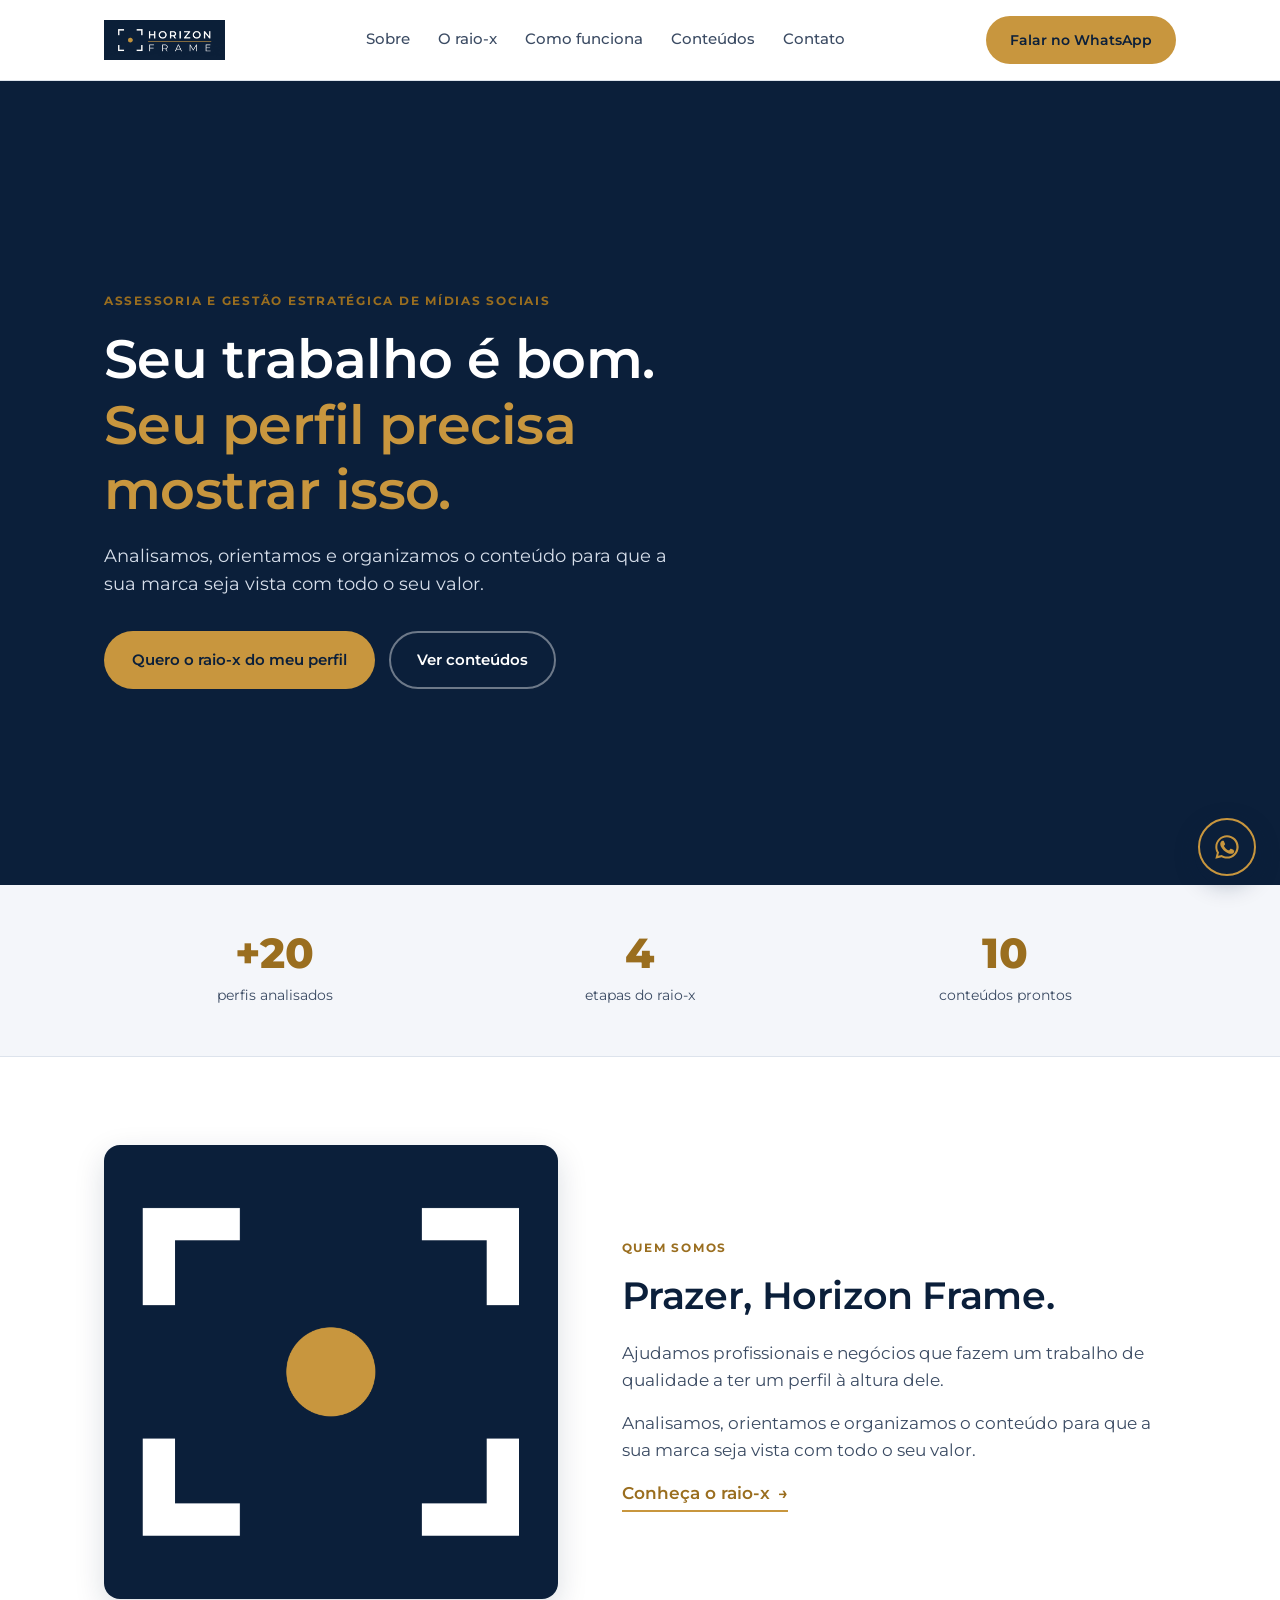
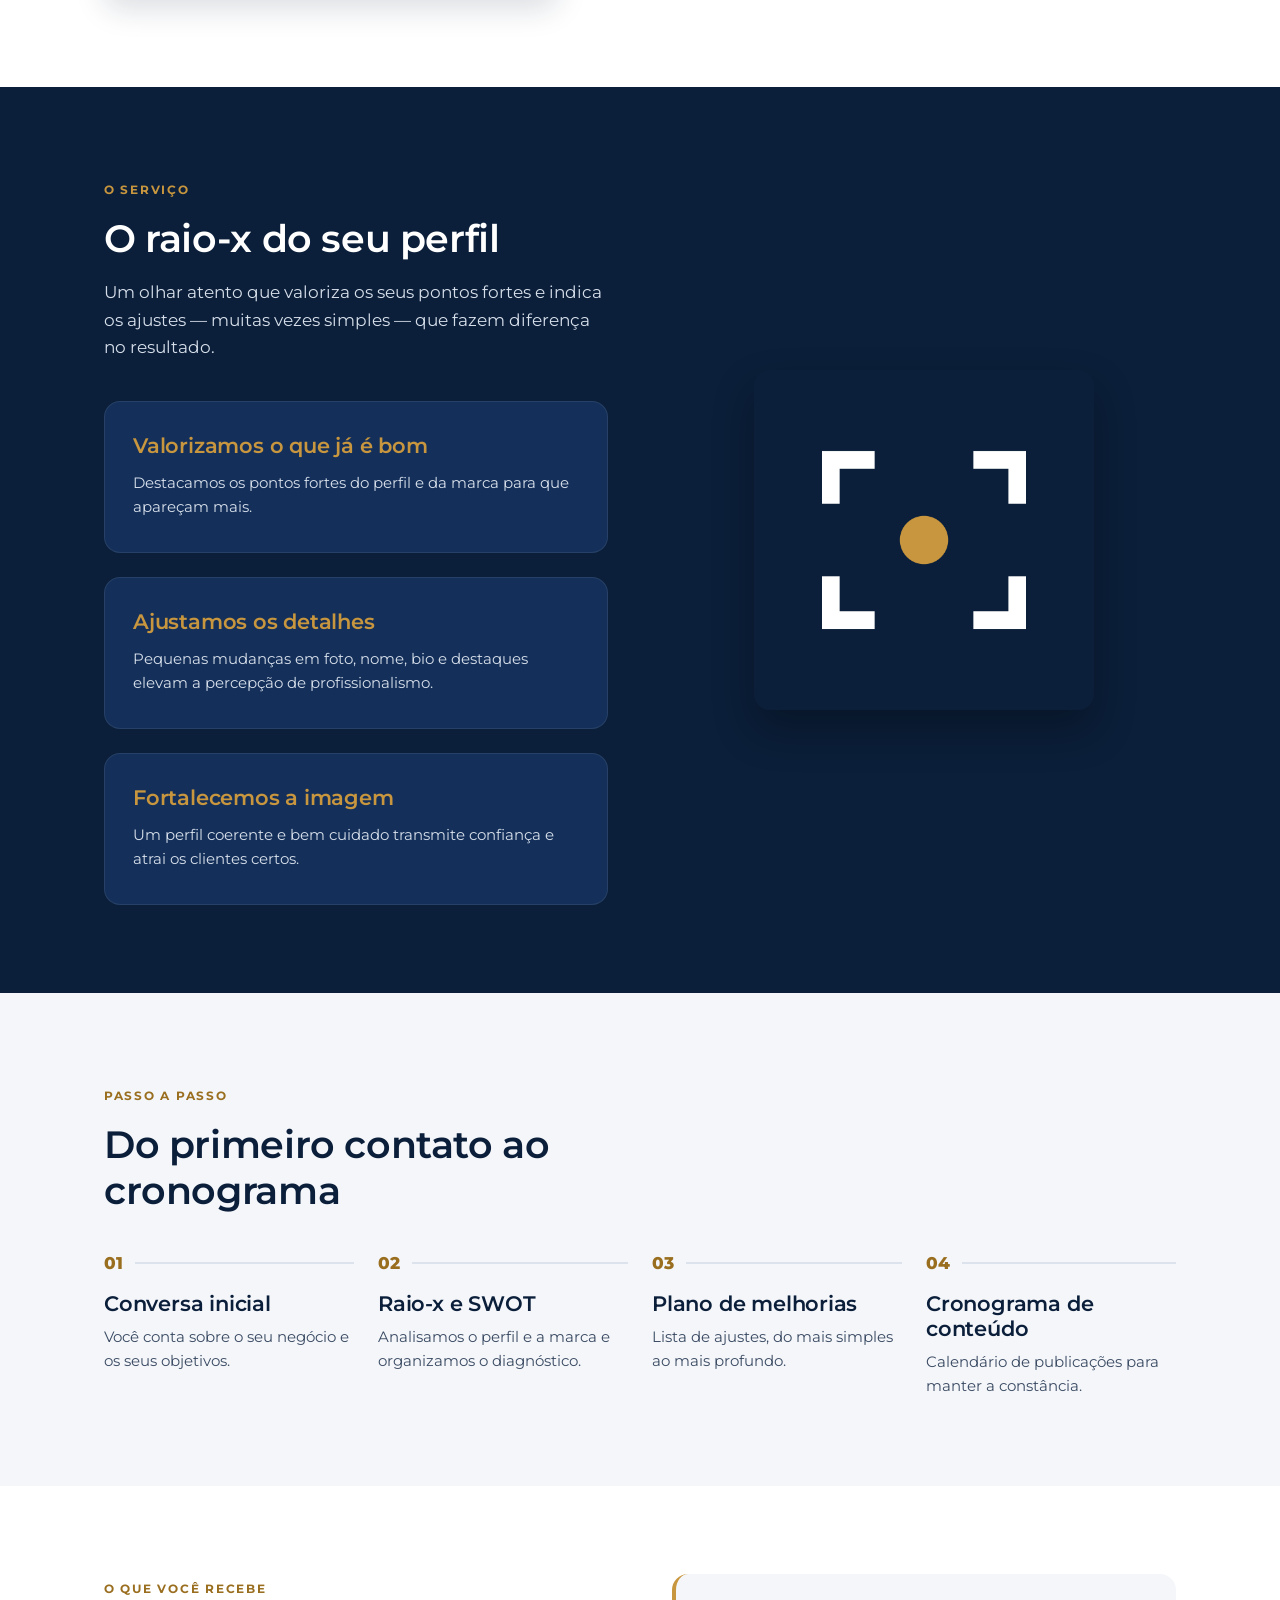
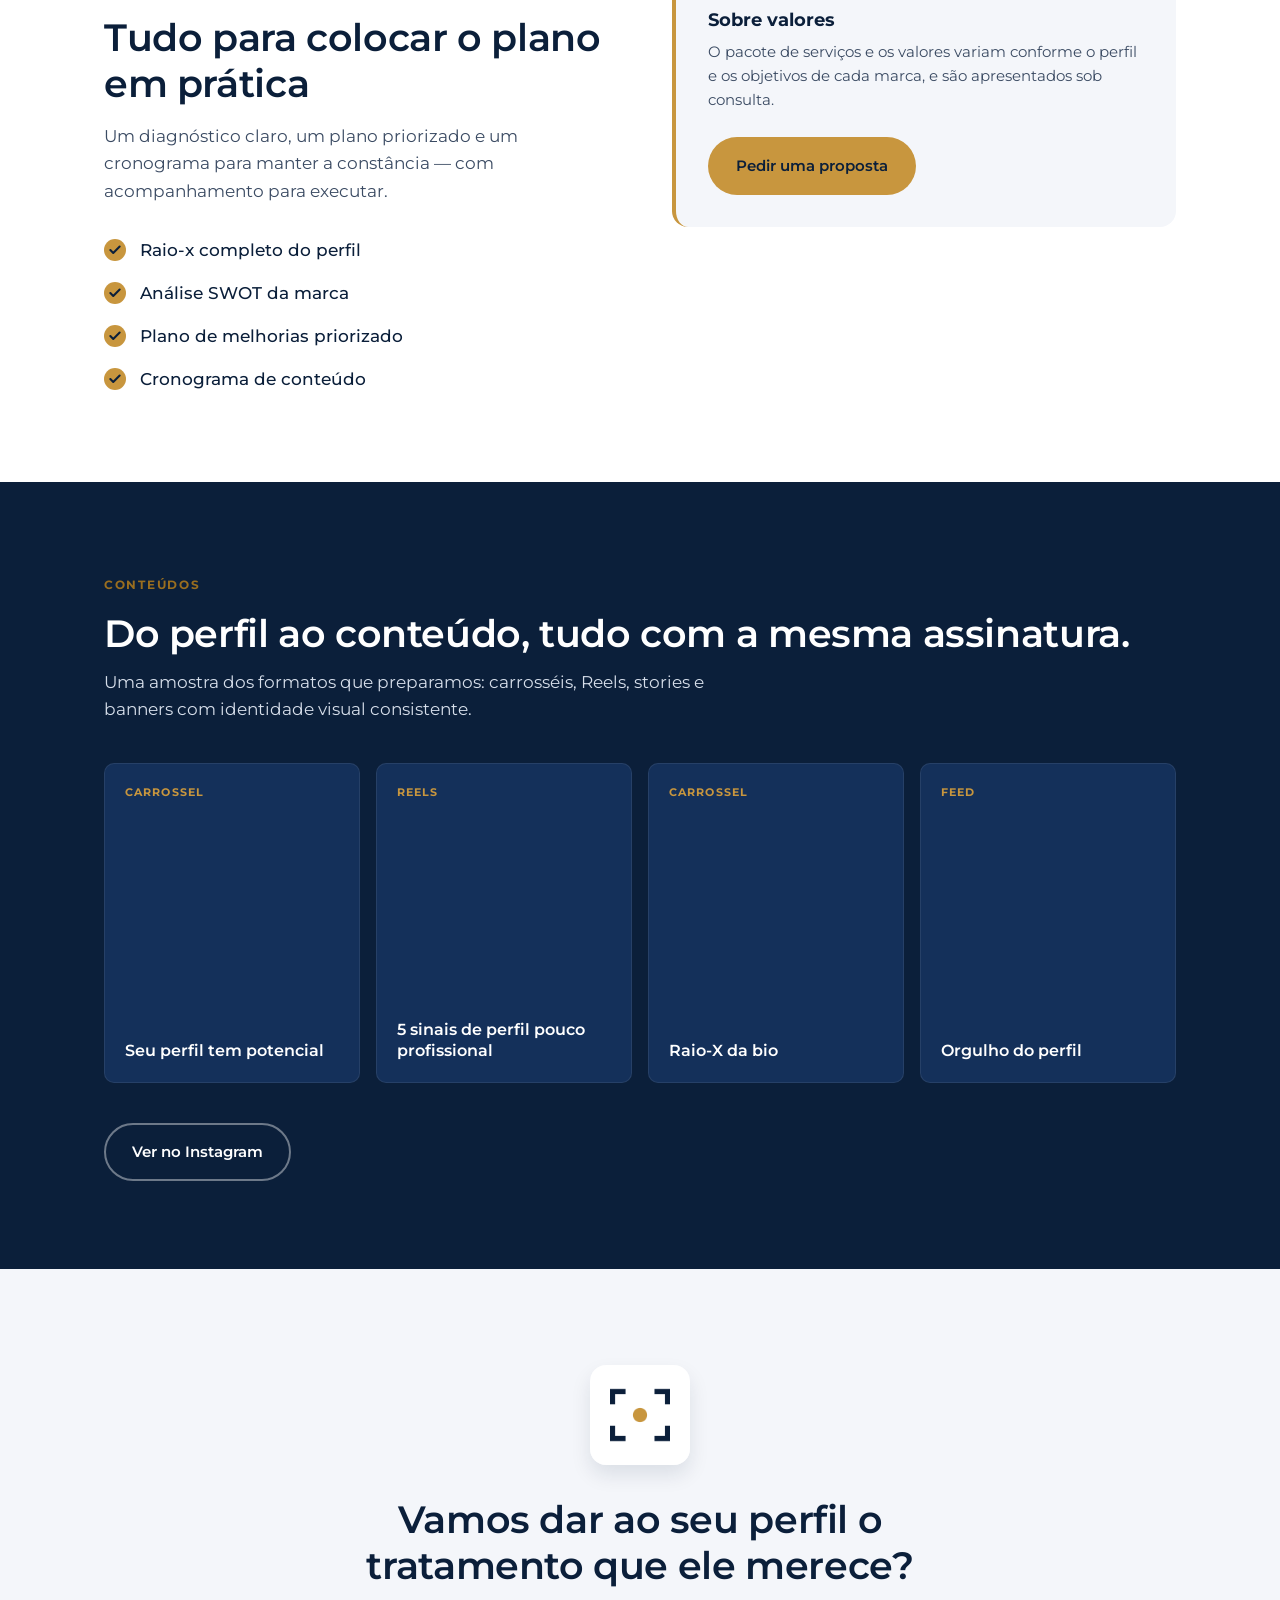
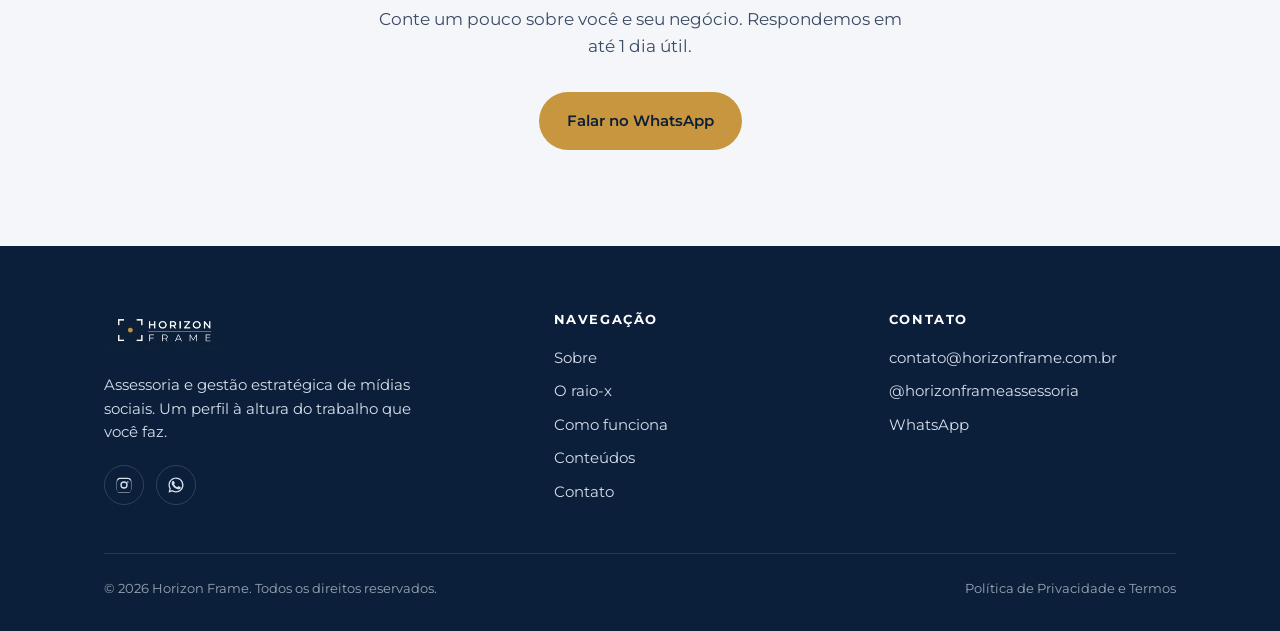
<file: index.html>
<!DOCTYPE html>
<html lang="pt-BR">
<head>
  <meta charset="UTF-8" />
  <meta name="viewport" content="width=device-width, initial-scale=1.0" />
  <title>Horizon Frame | Assessoria e gestão estratégica de mídias sociais</title>
  <meta name="description" content="Assessoria e gestão estratégica de mídias sociais. Analisamos seu perfil, valorizamos seus pontos fortes e indicamos os ajustes que fazem diferença." />

  <link rel="icon" type="image/png" href="simbolo-claro.png" />

  <link rel="preconnect" href="https://fonts.googleapis.com" />
  <link rel="preconnect" href="https://fonts.gstatic.com" crossorigin />
  <link href="https://fonts.googleapis.com/css2?family=Montserrat:wght@400;500;600;700;800&display=swap" rel="stylesheet" />

  <style>
    :root {
      --navy: #0B1F3A;
      --gold: #C8963E;
      --gold-dark: #9A6E1F;
      --white: #FFFFFF;
      --bg-light: #F4F6FA;
      --text-sec: #3B4B63;
      --text-on-navy: #D6DEEA;
      --navy-aux: #14305A;
      --line: #DDE3EC;
      --font: 'Montserrat', system-ui, -apple-system, sans-serif;
      --radius: 16px;
      --max-width: 1120px;
    }

    * { margin: 0; padding: 0; box-sizing: border-box; }
    html { scroll-behavior: smooth; }
    body {
      font-family: var(--font);
      font-weight: 400;
      font-size: 17px;
      line-height: 1.6;
      color: var(--text-sec);
      background: var(--white);
      -webkit-font-smoothing: antialiased;
    }

    img { max-width: 100%; height: auto; display: block; }
    a { text-decoration: none; color: inherit; }
    h1, h2, h3 { font-weight: 600; line-height: 1.2; letter-spacing: -0.01em; }
    h1 { font-size: clamp(2rem, 5vw, 3.4rem); }
    h2 { font-size: clamp(1.6rem, 3.5vw, 2.4rem); }
    h3 { font-size: clamp(1.1rem, 2vw, 1.3rem); }

    .container { max-width: var(--max-width); margin: 0 auto; padding: 0 24px; }
    section { padding: 88px 0; }
    @media (max-width: 640px) { section { padding: 56px 0; } }

    .btn {
      display: inline-flex; align-items: center; gap: 8px;
      font-family: var(--font); font-weight: 600; font-size: 0.95rem;
      padding: 15px 26px; border-radius: 999px; border: 2px solid transparent;
      cursor: pointer; transition: all 0.2s ease; white-space: nowrap;
    }
    .btn-primary { background: var(--gold); color: var(--navy); }
    .btn-primary:hover { background: #d9a852; transform: translateY(-1px); }
    .btn-outline { background: transparent; color: var(--white); border-color: rgba(255,255,255,0.4); }
    .btn-outline:hover { border-color: var(--white); background: rgba(255,255,255,0.08); }

    .eyebrow {
      display: inline-block; font-size: 0.78rem; font-weight: 700;
      letter-spacing: 0.14em; text-transform: uppercase;
      color: var(--gold-dark); margin-bottom: 16px;
    }
    .on-navy .eyebrow { color: var(--gold); }

    /* --- HEADER --- */
    .header {
      position: sticky; top: 0; z-index: 100;
      background: rgba(255,255,255,0.96); backdrop-filter: blur(10px);
      border-bottom: 1px solid var(--line);
    }
    .header-inner {
      display: flex; align-items: center; justify-content: space-between; height: 80px;
    }
    
    .logo img { height: 40px; width: auto; object-fit: contain; }
    
    .nav { display: flex; align-items: center; gap: 28px; }
    .nav a { font-size: 0.92rem; font-weight: 500; color: var(--text-sec); transition: color 0.2s; }
    .nav a:hover { color: var(--navy); }
    .header .btn { padding: 11px 22px; font-size: 0.88rem; }

    .menu-toggle { display: none; background: none; border: none; cursor: pointer; padding: 8px; }
    .menu-toggle span { display: block; width: 24px; height: 2px; background: var(--navy); margin: 5px 0; transition: 0.3s; }

    @media (max-width: 860px) {
      .nav { display: none; }
      .header .btn { display: none; }
      .menu-toggle { display: block; }
      .nav.open {
        display: flex; flex-direction: column; position: absolute; top: 80px; left: 0; right: 0;
        background: var(--white); padding: 24px; border-bottom: 1px solid var(--line); gap: 18px;
      }
    }

    /* --- HERO --- */
    .hero { background: var(--navy); color: var(--white); padding: 104px 0 96px; position: relative; overflow: hidden; }
    .hero-inner {
      display: grid; grid-template-columns: 1.15fr 0.85fr; gap: 56px; align-items: center; position: relative; z-index: 1;
    }
    .hero h1 { color: var(--white); margin-bottom: 20px; }
    .hero h1 em { font-style: normal; color: var(--gold); }
    .hero p { color: var(--text-on-navy); font-size: 1.1rem; max-width: 52ch; margin-bottom: 32px; }
    .hero-actions { display: flex; flex-wrap: wrap; gap: 14px; }
    
    /* Ajuste do Vídeo no Hero - Fundindo com o fundo */
    .hero-visual { 
      display: flex; 
      justify-content: center; 
      align-items: center; 
    }
    
    .video-container {
      width: 100%;
      max-width: 340px; /* Aumentado levemente para destacar a animação */
      aspect-ratio: 9 / 16; 
      border-radius: 0; 
      overflow: hidden;
      background: transparent; 
      box-shadow: none; 
      position: relative;
      /* Máscara para fundir as bordas do vídeo com o fundo azul */
      -webkit-mask-image: radial-gradient(ellipse at center, black 60%, transparent 100%);
      mask-image: radial-gradient(ellipse at center, black 60%, transparent 100%);
    }

    .video-container video {
      width: 100%;
      height: 100%;
      object-fit: cover;
      display: block;
      transform: scale(1.05); /* Zoom sutil para esconder bordas do arquivo original */
    }

    @media (max-width: 860px) {
      .hero-inner { grid-template-columns: 1fr; gap: 40px; text-align: center; }
      .hero-visual { order: -1; }
      .video-container { max-width: 260px; }
      .hero-actions { justify-content: center; }
    }

    /* --- PROVA --- */
    .proof { background: var(--bg-light); padding: 48px 0; border-bottom: 1px solid var(--line); }
    .proof-grid { display: grid; grid-template-columns: repeat(3, 1fr); gap: 24px; text-align: center; }
    .proof-item strong { display: block; font-weight: 800; font-size: clamp(1.8rem, 4vw, 2.6rem); color: var(--gold-dark); line-height: 1; margin-bottom: 6px; }
    .proof-item span { font-size: 0.9rem; color: var(--text-sec); }
    @media (max-width: 640px) { .proof-grid { grid-template-columns: 1fr; gap: 28px; } }

    /* --- SOBRE --- */
    .about { background: var(--white); }
    .about-inner { display: grid; grid-template-columns: 0.9fr 1.1fr; gap: 64px; align-items: center; }
    .about h2 { color: var(--navy); margin-bottom: 20px; }
    .about p { max-width: 56ch; margin-bottom: 16px; }
    .about .link-gold {
      display: inline-flex; align-items: center; gap: 8px; font-weight: 600;
      color: var(--gold-dark); border-bottom: 2px solid var(--gold); padding-bottom: 2px; transition: gap 0.2s;
    }
    .about .link-gold:hover { gap: 14px; }
    
    .about-visual {
      width: 100%;
      aspect-ratio: 1 / 1;
      border-radius: var(--radius); 
      box-shadow: 0 10px 30px rgba(11,31,58,0.15);
      background-image: url('simbolo-escuro.png');
      background-size: 140%;
      background-position: center;
      background-repeat: no-repeat;
    }
    
    @media (max-width: 860px) { .about-inner { grid-template-columns: 1fr; gap: 36px; } }

    /* --- RAIO-X --- */
    .service { background: var(--navy); color: var(--white); }
    .service-inner { display: grid; grid-template-columns: 1fr 1fr; gap: 64px; align-items: center; }
    .service h2 { color: var(--white); margin-bottom: 16px; }
    .service .lead { color: var(--text-on-navy); font-size: 1.08rem; margin-bottom: 40px; }
    
    .cards { display: grid; grid-template-columns: 1fr; gap: 24px; }
    .card { background: var(--navy-aux); border: 1px solid rgba(255,255,255,0.08); border-radius: var(--radius); padding: 32px 28px; transition: transform 0.2s, border-color 0.2s; }
    .card:hover { transform: translateY(-4px); border-color: var(--gold); }
    .card h3 { color: var(--gold); margin-bottom: 12px; font-weight: 600; }
    .card p { color: var(--text-on-navy); font-size: 0.96rem; }

    .service-visual img { 
      width: 100%; 
      max-width: 340px; 
      border-radius: var(--radius); 
      margin: 0 auto; 
      box-shadow: 0 20px 40px rgba(0,0,0,0.3); 
    }
    @media (max-width: 860px) { .service-inner { grid-template-columns: 1fr; } .service-visual { order: -1; margin-bottom: 40px; } }

    /* --- COMO FUNCIONA --- */
    .how { background: var(--bg-light); }
    .how h2 { color: var(--navy); margin-bottom: 48px; max-width: 20ch; }
    .steps { display: grid; grid-template-columns: repeat(4, 1fr); gap: 24px; counter-reset: step; }
    .step { position: relative; padding-top: 28px; border-top: 2px solid var(--line); }
    .step::before {
      counter-increment: step; content: "0" counter(step); position: absolute;
      top: -14px; left: 0; background: var(--bg-light); padding-right: 12px;
      font-weight: 800; font-size: 1.05rem; color: var(--gold-dark);
    }
    .step h3 { color: var(--navy); margin-bottom: 8px; }
    .step p { font-size: 0.94rem; }
    @media (max-width: 860px) { .steps { grid-template-columns: 1fr 1fr; } }
    @media (max-width: 520px) { .steps { grid-template-columns: 1fr; gap: 36px; } }

    /* --- ENTREGÁVEIS --- */
    .deliver { background: var(--white); }
    .deliver-inner { display: grid; grid-template-columns: 1fr 1fr; gap: 64px; align-items: start; }
    .deliver h2 { color: var(--navy); margin-bottom: 16px; }
    .deliver .lead { margin-bottom: 32px; max-width: 48ch; }
    .checklist { list-style: none; display: grid; gap: 16px; }
    .checklist li { display: flex; align-items: flex-start; gap: 14px; font-weight: 500; color: var(--navy); }
    .checklist li::before {
      content: ""; flex-shrink: 0; width: 22px; height: 22px; margin-top: 2px; border-radius: 50%;
      background: var(--gold);
      background-image: url("data:image/svg+xml,%3Csvg xmlns='http://www.w3.org/2000/svg' viewBox='0 0 24 24' fill='none' stroke='%230B1F3A' stroke-width='3.5' stroke-linecap='round' stroke-linejoin='round'%3E%3Cpolyline points='20 6 9 17 4 12'/%3E%3C/svg%3E");
      background-size: 14px; background-position: center; background-repeat: no-repeat;
    }
    .deliver-note { background: var(--bg-light); border-radius: var(--radius); padding: 32px; border-left: 4px solid var(--gold); font-size: 0.94rem; }
    .deliver-note strong { color: var(--navy); display: block; margin-bottom: 6px; font-size: 1.1rem; }
    @media (max-width: 860px) { .deliver-inner { grid-template-columns: 1fr; gap: 36px; } }

    /* --- CONTEÚDOS --- */
    .content-showcase { background: var(--navy); color: var(--white); }
    .content-showcase h2 { color: var(--white); margin-bottom: 12px; }
    .content-showcase .lead { color: var(--text-on-navy); max-width: 56ch; margin-bottom: 40px; }
    .showcase-grid { display: grid; grid-template-columns: repeat(4, 1fr); gap: 16px; margin-bottom: 40px; }
    .showcase-item {
      aspect-ratio: 4/5; border-radius: 10px; background: var(--navy-aux);
      border: 1px solid rgba(255,255,255,0.08); display: flex; flex-direction: column;
      justify-content: space-between; padding: 20px; transition: transform 0.2s, border-color 0.2s;
    }
    .showcase-item:hover { transform: translateY(-4px); border-color: var(--gold); }
    .showcase-item .tag { font-size: 0.7rem; font-weight: 700; letter-spacing: 0.1em; text-transform: uppercase; color: var(--gold); }
    .showcase-item .title { font-weight: 600; font-size: 1rem; color: var(--white); line-height: 1.3; margin-top: auto; }
    @media (max-width: 860px) { .showcase-grid { grid-template-columns: repeat(2, 1fr); } }

    /* --- CTA FINAL --- */
    .final-cta { background: var(--bg-light); text-align: center; padding: 96px 0; }
    .final-cta img { width: 100px; margin: 0 auto 32px; border-radius: var(--radius); box-shadow: 0 10px 20px rgba(11,31,58,0.1); }
    .final-cta h2 { color: var(--navy); max-width: 22ch; margin: 0 auto 16px; }
    .final-cta p { max-width: 50ch; margin: 0 auto 32px; }

    /* --- FOOTER --- */
    .footer { background: var(--navy); color: var(--text-on-navy); padding: 64px 0 32px; font-size: 0.92rem; }
    .footer-grid { display: grid; grid-template-columns: 1.4fr 1fr 1fr; gap: 48px; margin-bottom: 48px; }
    .footer h4 { color: var(--white); font-size: 0.8rem; font-weight: 700; letter-spacing: 0.12em; text-transform: uppercase; margin-bottom: 16px; }
    
    .logo-footer img { height: 40px; width: auto; margin-bottom: 24px; object-fit: contain; }

    .footer p { max-width: 34ch; margin-bottom: 20px; }
    .footer ul { list-style: none; display: grid; gap: 10px; }
    .footer a { transition: color 0.2s; }
    .footer a:hover { color: var(--gold); }
    .footer .social { display: flex; gap: 12px; margin-top: 8px; }
    .footer .social a {
      width: 40px; height: 40px; border-radius: 50%; border: 1px solid rgba(255,255,255,0.15);
      display: flex; align-items: center; justify-content: center; transition: border-color 0.2s, background 0.2s;
    }
    .footer .social a:hover { border-color: var(--gold); background: rgba(200,150,62,0.1); }
    .footer .social svg { width: 18px; height: 18px; fill: var(--text-on-navy); }
    .footer .social a:hover svg { fill: var(--gold); }
    .footer-bottom { border-top: 1px solid rgba(255,255,255,0.1); padding-top: 24px; display: flex; justify-content: space-between; flex-wrap: wrap; gap: 12px; font-size: 0.82rem; color: rgba(214,222,234,0.7); }
    .footer-bottom a { color: rgba(214,222,234,0.7); }
    .footer-bottom a:hover { color: var(--gold); }
    @media (max-width: 860px) { .footer-grid { grid-template-columns: 1fr; gap: 36px; } .footer-bottom { flex-direction: column; } }

    /* --- WHATSAPP FLOAT --- */
    .whatsapp-float {
      position: fixed; bottom: 24px; right: 24px; z-index: 90; width: 58px; height: 58px;
      border-radius: 50%; background: var(--navy); border: 2px solid var(--gold);
      display: flex; align-items: center; justify-content: center;
      box-shadow: 0 8px 24px rgba(11,31,58,0.3); transition: transform 0.2s;
    }
    .whatsapp-float:hover { transform: scale(1.06); }
    .whatsapp-float svg { width: 28px; height: 28px; fill: var(--gold); }
    @media (max-width: 640px) { .whatsapp-float { bottom: 16px; right: 16px; width: 54px; height: 54px; } }
  </style>
</head>
<body>
    <!-- HEADER -->
  <header class="header">
    <div class="container header-inner">
      <a href="#" class="logo" aria-label="Horizon Frame — página inicial">
        <img src="logo-horizontal.jpg" alt="Horizon Frame" />
      </a>

      <nav class="nav" id="nav">
        <a href="#sobre">Sobre</a>
        <a href="raio-x.html">O raio-x</a>
        <a href="#como-funciona">Como funciona</a>
        <a href="#conteudos">Conteúdos</a>
        <a href="#contato">Contato</a>
      </nav>

      <a href="https://wa.me/5500000000000" class="btn btn-primary" target="_blank" rel="noopener">Falar no WhatsApp</a>

      <button class="menu-toggle" aria-label="Abrir menu" aria-expanded="false" onclick="toggleMenu(this)">
        <span></span><span></span><span></span>
      </button>
    </div>
  </header>

  <main>
    <!-- HERO -->
    <section class="hero" id="inicio">
      <div class="container hero-inner">
        <div>
          <span class="eyebrow">Assessoria e gestão estratégica de mídias sociais</span>
          <h1>Seu trabalho é bom. <em>Seu perfil precisa mostrar isso.</em></h1>
          <p>Analisamos, orientamos e organizamos o conteúdo para que a sua marca seja vista com todo o seu valor.</p>
          <div class="hero-actions">
            <a href="https://wa.me/5500000000000" class="btn btn-primary" target="_blank" rel="noopener">Quero o raio-x do meu perfil</a>
            <a href="#conteudos" class="btn btn-outline">Ver conteúdos</a>
          </div>
        </div>
        <div class="hero-visual">
          <!-- VÍDEO DA LOGO INTEGRADO AO FUNDO -->
          <div class="video-container">
            <video autoplay loop muted playsinline>
              <source src="animacao-logo.mp4" type="video/mp4">
              Seu navegador não suporta o elemento de vídeo.
            </video>
          </div>
        </div>
      </div>
    </section>

    <!-- PROVA -->
    <section class="proof" aria-label="Números da Horizon Frame">
      <div class="container proof-grid">
        <div class="proof-item"><strong>+20</strong><span>perfis analisados</span></div>
        <div class="proof-item"><strong>4</strong><span>etapas do raio-x</span></div>
        <div class="proof-item"><strong>10</strong><span>conteúdos prontos</span></div>
      </div>
    </section>

    <!-- SOBRE -->
    <section class="about" id="sobre">
      <div class="container about-inner">
        <div class="about-visual" aria-label="Símbolo Horizon Frame"></div>
        <div>
          <span class="eyebrow">Quem somos</span>
          <h2>Prazer, Horizon Frame.</h2>
          <p>Ajudamos profissionais e negócios que fazem um trabalho de qualidade a ter um perfil à altura dele.</p>
          <p>Analisamos, orientamos e organizamos o conteúdo para que a sua marca seja vista com todo o seu valor.</p>
          <a href="raio-x.html" class="link-gold">Conheça o raio-x <span aria-hidden="true">→</span></a>
        </div>
      </div>
    </section>

    <!-- RAIO-X -->
    <section class="service" id="raio-x">
      <div class="container service-inner">
        <div class="on-navy">
          <span class="eyebrow">O serviço</span>
          <h2>O raio-x do seu perfil</h2>
          <p class="lead">Um olhar atento que valoriza os seus pontos fortes e indica os ajustes — muitas vezes simples — que fazem diferença no resultado.</p>

          <div class="cards">
            <article class="card">
              <h3>Valorizamos o que já é bom</h3>
              <p>Destacamos os pontos fortes do perfil e da marca para que apareçam mais.</p>
            </article>
            <article class="card">
              <h3>Ajustamos os detalhes</h3>
              <p>Pequenas mudanças em foto, nome, bio e destaques elevam a percepção de profissionalismo.</p>
            </article>
            <article class="card">
              <h3>Fortalecemos a imagem</h3>
              <p>Um perfil coerente e bem cuidado transmite confiança e atrai os clientes certos.</p>
            </article>
          </div>
        </div>
        
        <div class="service-visual">
          <img src="simbolo-feed.png" alt="Horizon Frame Feed" />
        </div>
      </div>
    </section>

    <!-- COMO FUNCIONA -->
    <section class="how" id="como-funciona">
      <div class="container">
        <span class="eyebrow">Passo a passo</span>
        <h2>Do primeiro contato ao cronograma</h2>

        <div class="steps">
          <div class="step"><h3>Conversa inicial</h3><p>Você conta sobre o seu negócio e os seus objetivos.</p></div>
          <div class="step"><h3>Raio-x e SWOT</h3><p>Analisamos o perfil e a marca e organizamos o diagnóstico.</p></div>
          <div class="step"><h3>Plano de melhorias</h3><p>Lista de ajustes, do mais simples ao mais profundo.</p></div>
          <div class="step"><h3>Cronograma de conteúdo</h3><p>Calendário de publicações para manter a constância.</p></div>
        </div>
      </div>
    </section>

    <!-- ENTREGÁVEIS -->
    <section class="deliver">
      <div class="container deliver-inner">
        <div>
          <span class="eyebrow">O que você recebe</span>
          <h2>Tudo para colocar o plano em prática</h2>
          <p class="lead">Um diagnóstico claro, um plano priorizado e um cronograma para manter a constância — com acompanhamento para executar.</p>
          <ul class="checklist">
            <li>Raio-x completo do perfil</li>
            <li>Análise SWOT da marca</li>
            <li>Plano de melhorias priorizado</li>
            <li>Cronograma de conteúdo</li>
          </ul>
        </div>
        <aside class="deliver-note">
          <strong>Sobre valores</strong>
          O pacote de serviços e os valores variam conforme o perfil e os objetivos de cada marca, e são apresentados sob consulta.
          <br><br>
          <a href="https://wa.me/5500000000000" class="btn btn-primary" target="_blank" rel="noopener">Pedir uma proposta</a>
        </aside>
      </div>
    </section>

    <!-- CONTEÚDOS -->
    <section class="content-showcase" id="conteudos">
      <div class="container">
        <span class="eyebrow">Conteúdos</span>
        <h2>Do perfil ao conteúdo, tudo com a mesma assinatura.</h2>
        <p class="lead">Uma amostra dos formatos que preparamos: carrosséis, Reels, stories e banners com identidade visual consistente.</p>

        <div class="showcase-grid">
          <article class="showcase-item"><span class="tag">Carrossel</span><span class="title">Seu perfil tem potencial</span></article>
          <article class="showcase-item"><span class="tag">Reels</span><span class="title">5 sinais de perfil pouco profissional</span></article>
          <article class="showcase-item"><span class="tag">Carrossel</span><span class="title">Raio-X da bio</span></article>
          <article class="showcase-item"><span class="tag">Feed</span><span class="title">Orgulho do perfil</span></article>
        </div>

        <a href="https://instagram.com/horizonframeassessoria" class="btn btn-outline" target="_blank" rel="noopener">Ver no Instagram</a>
      </div>
    </section>

    <!-- CTA FINAL -->
    <section class="final-cta" id="contato">
      <div class="container">
        <img src="simbolo-claro.png" alt="Símbolo Horizon Frame" />
        <h2>Vamos dar ao seu perfil o tratamento que ele merece?</h2>
        <p>Conte um pouco sobre você e seu negócio. Respondemos em até 1 dia útil.</p>
        <a href="https://wa.me/5500000000000" class="btn btn-primary" target="_blank" rel="noopener">Falar no WhatsApp</a>
      </div>
    </section>
  </main>
    <!-- FOOTER -->
  <footer class="footer">
    <div class="container">
      <div class="footer-grid">
        <div>
          <div class="logo-footer">
            <img src="logo-horizontal.jpg" alt="Horizon Frame" />
          </div>
          <p>Assessoria e gestão estratégica de mídias sociais. Um perfil à altura do trabalho que você faz.</p>
          <div class="social">
            <a href="https://instagram.com/horizonframeassessoria" target="_blank" rel="noopener" aria-label="Instagram">
              <svg viewBox="0 0 24 24" xmlns="http://www.w3.org/2000/svg"><path d="M12 2.2c3.2 0 3.6 0 4.9.1 1.2.1 1.8.3 2.2.4.6.2 1 .5 1.4.9.4.4.7.8.9 1.4.2.4.4 1 .4 2.2.1 1.3.1 1.7.1 4.9s0 3.6-.1 4.9c-.1 1.2-.3 1.8-.4 2.2-.2.6-.5 1-.9 1.4-.4.4-.8.7-1.4.9-.4.2-1 .4-2.2.4-1.3.1-1.7.1-4.9.1s-3.6 0-4.9-.1c-1.2-.1-1.8-.3-2.2-.4-.6-.2-1-.5-1.4-.9-.4-.4-.7-.8-.9-1.4-.2-.4-.4-1-.4-2.2-.1-1.3-.1-1.7-.1-4.9s0-3.6.1-4.9c.1-1.2.3-1.8.4-2.2.2-.6.5-1 .9-1.4.4-.4.8-.7 1.4-.9.4-.2 1-.4 2.2-.4 1.3-.1 1.7-.1 4.9-.1zm0 1.8c-3.1 0-3.5 0-4.7.1-1.1.1-1.7.2-2.1.4-.5.2-.9.4-1.3.8-.4.4-.6.8-.8 1.3-.2.4-.3 1-.4 2.1-.1 1.2-.1 1.6-.1 4.7s0 3.5.1 4.7c.1 1.1.2 1.7.4 2.1.2.5.4.9.8 1.3.4.4.8.6 1.3.8.4.2 1 .3 2.1.4 1.2.1 1.6.1 4.7.1s3.5 0 4.7-.1c1.1-.1 1.7-.2 2.1-.4.5-.2.9-.4 1.3-.8.4-.4.6-.8.8-1.3.2-.4.3-1 .4-2.1.1-1.2.1-1.6.1-4.7s0-3.5-.1-4.7c-.1-1.1-.2-1.7-.4-2.1-.2-.5-.4-.9-.8-1.3-.4-.4-.8-.6-1.3-.8-.4-.2-1-.3-2.1-.4-1.2-.1-1.6-.1-4.7-.1zm0 3.1a4.9 4.9 0 1 1 0 9.8 4.9 4.9 0 0 1 0-9.8zm0 1.8a3.1 3.1 0 1 0 0 6.2 3.1 3.1 0 0 0 0-6.2zm5.1-2a1.1 1.1 0 1 1 0 2.2 1.1 1.1 0 0 1 0-2.2z"/></svg>
            </a>
            <a href="https://wa.me/5500000000000" target="_blank" rel="noopener" aria-label="WhatsApp">
              <svg viewBox="0 0 24 24" xmlns="http://www.w3.org/2000/svg"><path d="M17.5 14.4c-.3-.1-1.7-.8-1.9-.9-.3-.1-.5-.1-.7.1-.2.3-.7.9-.9 1.1-.2.2-.3.2-.6.1-.3-.1-1.2-.4-2.3-1.4-.8-.8-1.4-1.7-1.6-2-.2-.3 0-.4.1-.6.1-.1.3-.3.4-.5.1-.2.2-.3.3-.5.1-.2 0-.4 0-.5 0-.1-.7-1.6-.9-2.2-.2-.6-.5-.5-.7-.5-.2 0-.4 0-.6 0-.2 0-.5.1-.8.4-.3.3-1.1 1-1.1 2.5s1.1 2.9 1.2 3.1c.1.2 2.1 3.2 5.1 4.5.7.3 1.3.5 1.7.6.7.2 1.4.2 1.9.1.6-.1 1.7-.7 1.9-1.4.2-.7.2-1.3.2-1.4-.1-.1-.3-.2-.6-.3zM12 2C6.5 2 2 6.5 2 12c0 1.8.5 3.4 1.3 4.9L2 22l5.3-1.3c1.4.7 3 1.2 4.7 1.2 5.5 0 10-4.5 10-10S17.5 2 12 2zm0 18.2c-1.5 0-3-.4-4.2-1.2l-.3-.2-3.1.8.8-3-.2-.3c-.8-1.3-1.3-2.8-1.3-4.4 0-4.6 3.7-8.2 8.2-8.2 4.6 0 8.2 3.7 8.2 8.2 0 4.6-3.7 8.3-8.1 8.3z"/></svg>
            </a>
          </div>
        </div>

        <div>
          <h4>Navegação</h4>
          <ul>
            <li><a href="#sobre">Sobre</a></li>
            <li><a href="raio-x.html">O raio-x</a></li>
            <li><a href="#como-funciona">Como funciona</a></li>
            <li><a href="#conteudos">Conteúdos</a></li>
            <li><a href="#contato">Contato</a></li>
          </ul>
        </div>

        <div>
          <h4>Contato</h4>
          <ul>
            <li><a href="mailto:contato@horizonframe.com.br">contato@horizonframe.com.br</a></li>
            <li><a href="https://instagram.com/horizonframeassessoria" target="_blank" rel="noopener">@horizonframeassessoria</a></li>
            <li><a href="https://wa.me/5500000000000" target="_blank" rel="noopener">WhatsApp</a></li>
          </ul>
        </div>
      </div>

      <div class="footer-bottom">
        <span>© 2026 Horizon Frame. Todos os direitos reservados.</span>
        <span>
          <a href="politica.html">Política de Privacidade e Termos</a>
        </span>
      </div>
    </div>
  </footer>

  <!-- WHATSAPP FLOAT -->
  <a href="https://wa.me/5500000000000" class="whatsapp-float" target="_blank" rel="noopener" aria-label="Falar no WhatsApp">
    <svg viewBox="0 0 24 24" xmlns="http://www.w3.org/2000/svg"><path d="M17.5 14.4c-.3-.1-1.7-.8-1.9-.9-.3-.1-.5-.1-.7.1-.2.3-.7.9-.9 1.1-.2.2-.3.2-.6.1-.3-.1-1.2-.4-2.3-1.4-.8-.8-1.4-1.7-1.6-2-.2-.3 0-.4.1-.6.1-.1.3-.3.4-.5.1-.2.2-.3.3-.5.1-.2 0-.4 0-.5 0-.1-.7-1.6-.9-2.2-.2-.6-.5-.5-.7-.5-.2 0-.4 0-.6 0-.2 0-.5.1-.8.4-.3.3-1.1 1-1.1 2.5s1.1 2.9 1.2 3.1c.1.2 2.1 3.2 5.1 4.5.7.3 1.3.5 1.7.6.7.2 1.4.2 1.9.1.6-.1 1.7-.7 1.9-1.4.2-.7.2-1.3.2-1.4-.1-.1-.3-.2-.6-.3zM12 2C6.5 2 2 6.5 2 12c0 1.8.5 3.4 1.3 4.9L2 22l5.3-1.3c1.4.7 3 1.2 4.7 1.2 5.5 0 10-4.5 10-10S17.5 2 12 2zm0 18.2c-1.5 0-3-.4-4.2-1.2l-.3-.2-3.1.8.8-3-.2-.3c-.8-1.3-1.3-2.8-1.3-4.4 0-4.6 3.7-8.2 8.2-8.2 4.6 0 8.2 3.7 8.2 8.2 0 4.6-3.7 8.3-8.1 8.3z"/></svg>
  </a>

  <script>
    function toggleMenu(btn) {
      const nav = document.getElementById('nav');
      const open = nav.classList.toggle('open');
      btn.setAttribute('aria-expanded', open);
    }
    document.querySelectorAll('#nav a').forEach(link => {
      link.addEventListener('click', () => {
        document.getElementById('nav').classList.remove('open');
        document.querySelector('.menu-toggle').setAttribute('aria-expanded', 'false');
      });
    });
  </script>
</body>
</html>
</file>
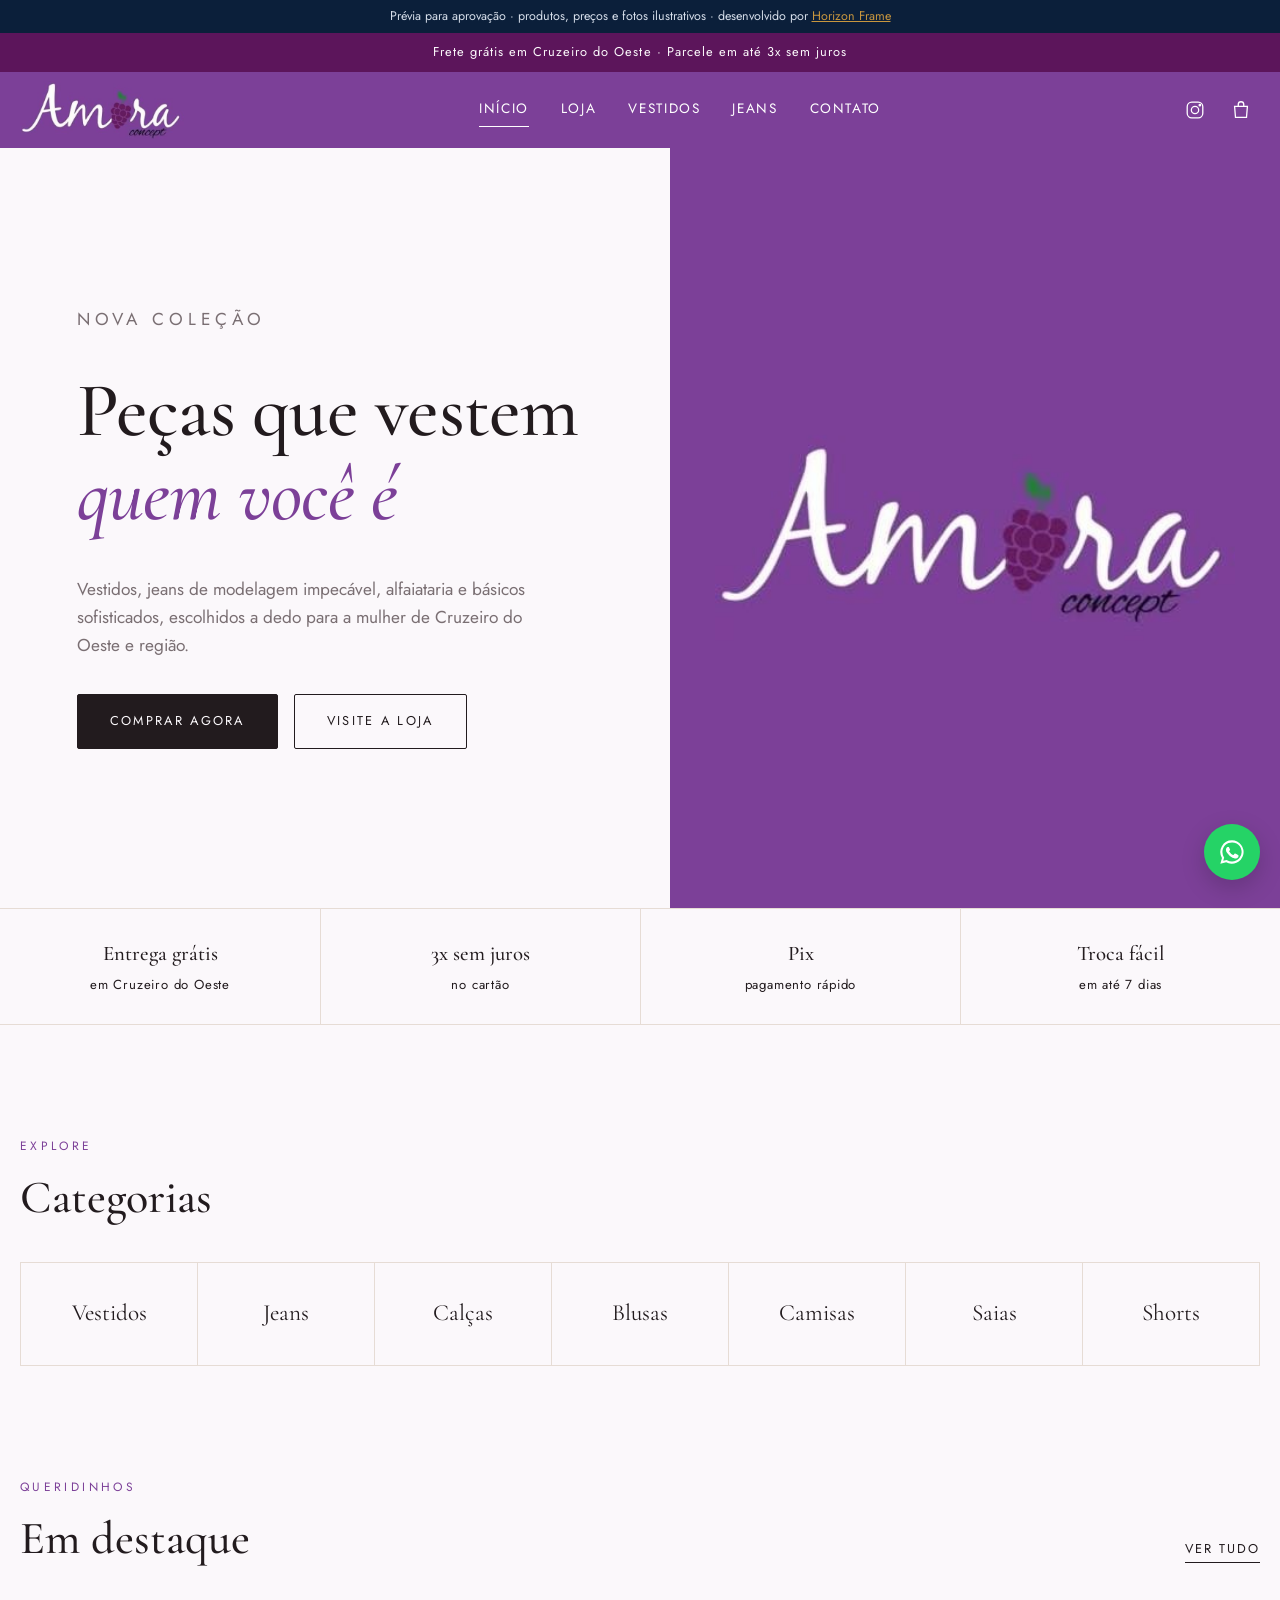
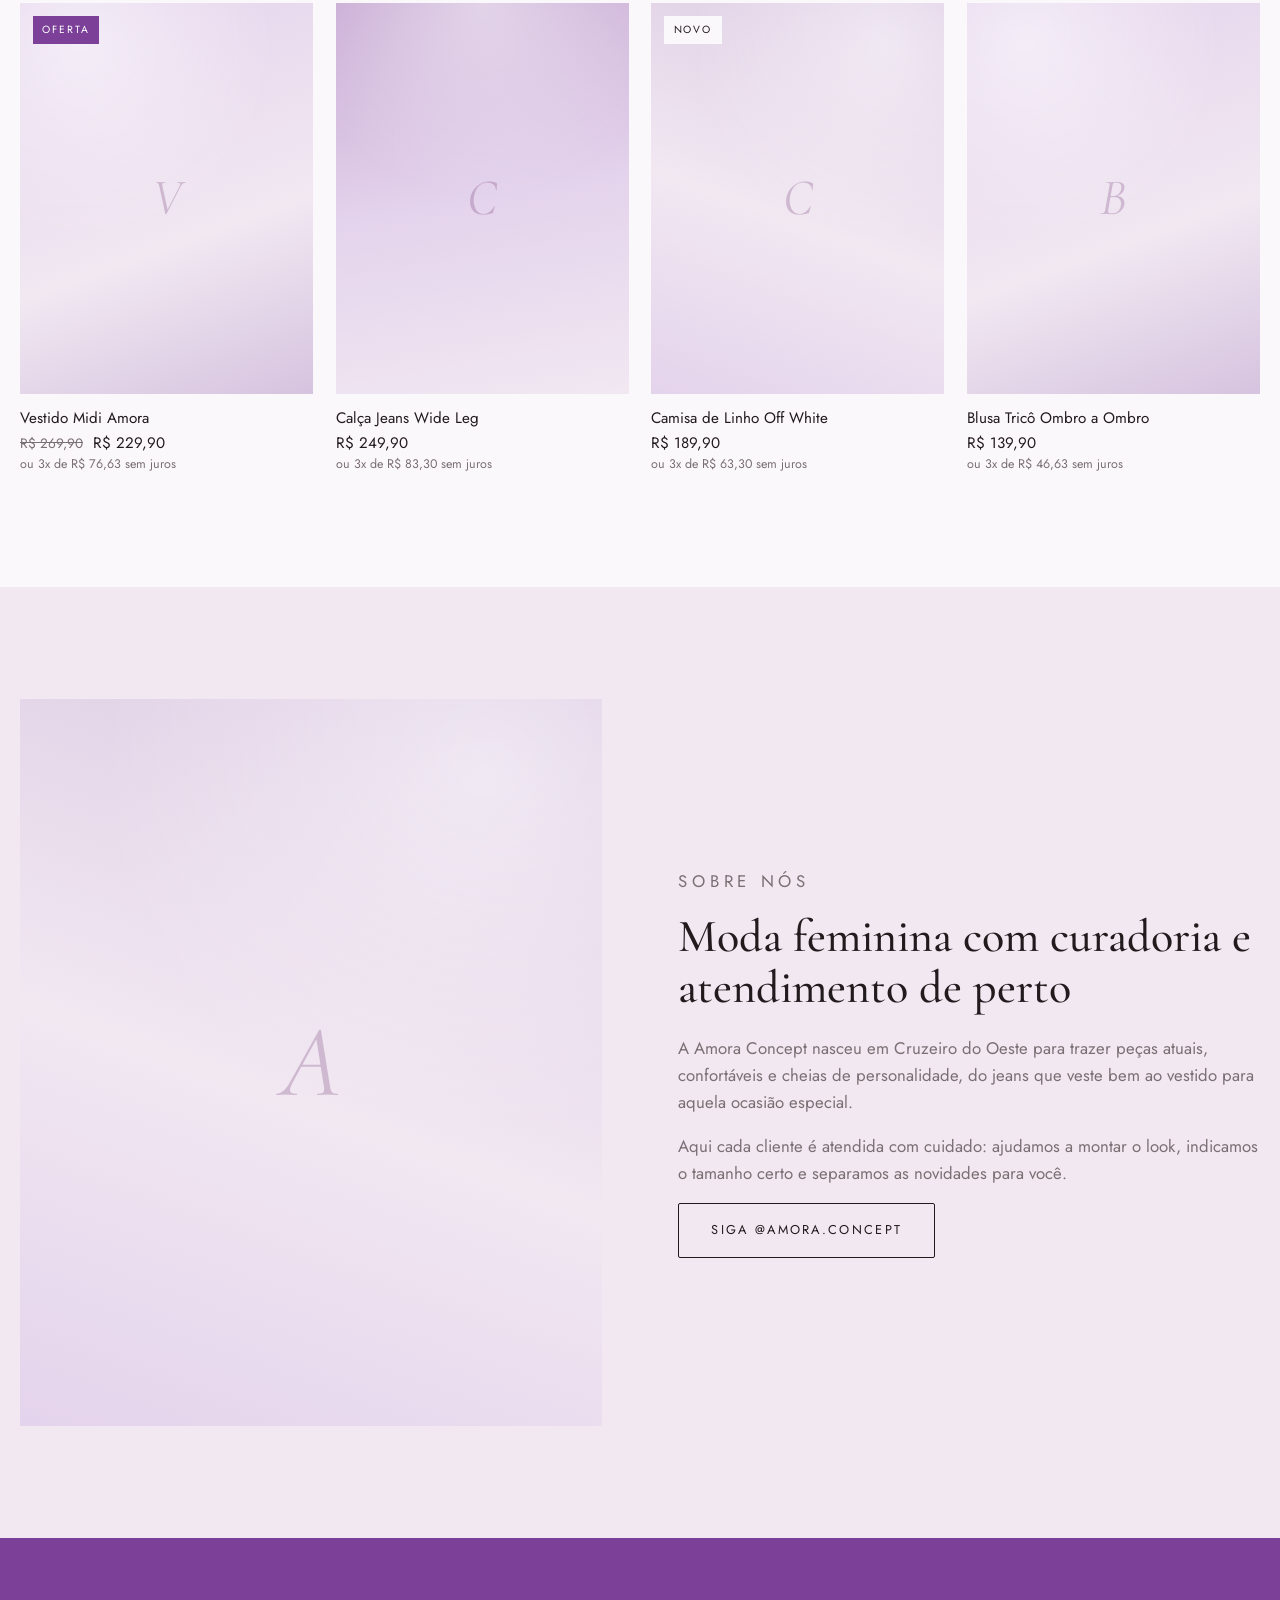
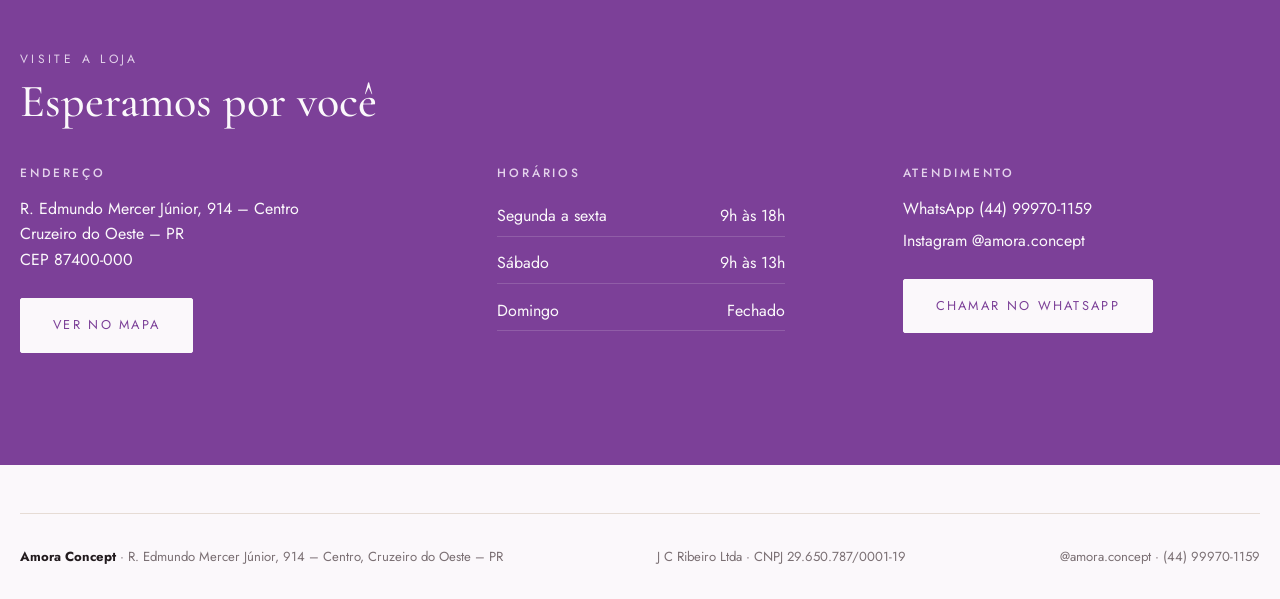
<file: amora/index.html>
<!DOCTYPE html>
<html lang="pt-BR">
<head>
  <meta charset="UTF-8">
  <meta name="viewport" content="width=device-width, initial-scale=1.0">
  <meta name="robots" content="noindex, nofollow">
  <title>Amora Concept | Moda Feminina em Cruzeiro do Oeste – PR</title>
  <meta name="description" content="Amora Concept: moda feminina em Cruzeiro do Oeste – PR. Vestidos, jeans, alfaiataria, blusas e camisas. Compre online e receba em casa ou retire na loja.">
  <meta property="og:title" content="Amora Concept | Moda Feminina">
  <meta property="og:description" content="Vestidos, jeans, alfaiataria e muito mais. Compre online ou visite a loja em Cruzeiro do Oeste – PR.">
  <meta property="og:type" content="website">
  <meta name="theme-color" content="#7c4098">
  <link rel="icon" href="assets/img/favicon.svg" type="image/svg+xml">
  <link rel="apple-touch-icon" href="assets/img/apple-touch-icon.png">
  <link rel="preconnect" href="https://fonts.googleapis.com">
  <link rel="preconnect" href="https://fonts.gstatic.com" crossorigin>
  <link href="https://fonts.googleapis.com/css2?family=Cormorant+Garamond:ital,wght@0,400;0,500;1,400;1,500&family=Jost:wght@300;400;500&display=swap" rel="stylesheet">
  <link rel="stylesheet" href="assets/css/style.css">
  <script type="application/ld+json">
  {
    "@context": "https://schema.org",
    "@type": "ClothingStore",
    "name": "Amora Concept",
    "telephone": "+55 44 99970-1159",
    "address": { "@type": "PostalAddress", "streetAddress": "R. Edmundo Mercer Júnior, 914", "addressLocality": "Cruzeiro do Oeste", "addressRegion": "PR", "postalCode": "87400-000", "addressCountry": "BR" },
    "openingHours": ["Mo-Fr 09:00-18:00", "Sa 09:00-13:00"],
    "sameAs": ["https://www.instagram.com/amora.concept/"]
  }
  </script>
</head>
<body data-pagina="inicio">
  <div id="header"></div>

  <main>
    <section class="hero">
      <div class="hero-texto">
        <p class="eyebrow">Nova coleção</p>
        <h1>Peças que vestem <em>quem você é</em></h1>
        <p>Vestidos, jeans de modelagem impecável, alfaiataria e básicos sofisticados, escolhidos a dedo para a mulher de Cruzeiro do Oeste e região.</p>
        <div class="hero-botoes">
          <a class="btn" href="loja.html">Comprar agora</a>
          <a class="btn btn-claro" href="#visite">Visite a loja</a>
        </div>
      </div>
      <div class="hero-visual">
        <!-- Troque pelo arquivo da foto principal: <img src="assets/img/hero.jpg" alt="Look Amora Concept"> -->
        <div class="hero-logo"><img src="assets/img/logo-quadrado.jpg" alt="Logo Amora Concept"></div>
      </div>
    </section>

    <div class="vantagens">
      <div><strong>Entrega grátis</strong>em Cruzeiro do Oeste</div>
      <div><strong>3x sem juros</strong>no cartão</div>
      <div><strong>Pix</strong>pagamento rápido</div>
      <div><strong>Troca fácil</strong>em até 7 dias</div>
    </div>

    <section class="secao">
      <div class="container">
        <div class="secao-cabeca">
          <div><p class="eyebrow">Explore</p><h2>Categorias</h2></div>
        </div>
        <div class="categorias" id="categorias"></div>
      </div>
    </section>

    <section class="secao" style="padding-top:0">
      <div class="container">
        <div class="secao-cabeca">
          <div><p class="eyebrow">Queridinhos</p><h2>Em destaque</h2></div>
          <a class="link-seta" href="loja.html">Ver tudo</a>
        </div>
        <div class="grade" id="destaques"></div>
      </div>
    </section>

    <section class="secao" style="background:var(--nude)">
      <div class="container sobre">
        <div class="sobre-img">
          <!-- Troque por: <img src="assets/img/loja.jpg" alt="Interior da loja Amora Concept" style="width:100%;height:100%;object-fit:cover"> -->
          <div class="placeholder tom-2"><span>A</span></div>
        </div>
        <div>
          <p class="eyebrow">Sobre nós</p>
          <h2>Moda feminina com curadoria e atendimento de perto</h2>
          <p>A Amora Concept nasceu em Cruzeiro do Oeste para trazer peças atuais, confortáveis e cheias de personalidade, do jeans que veste bem ao vestido para aquela ocasião especial.</p>
          <p>Aqui cada cliente é atendida com cuidado: ajudamos a montar o look, indicamos o tamanho certo e separamos as novidades para você.</p>
          <a class="btn btn-claro" data-insta href="#">Siga @amora.concept</a>
        </div>
      </div>
    </section>

    <section class="secao visite" id="visite">
      <div class="container">
        <p class="eyebrow">Visite a loja</p>
        <h2 style="margin-bottom:2.5rem">Esperamos por você</h2>
        <div class="visite-grade">
          <div>
            <h3>Endereço</h3>
            <p id="endereco"></p>
            <a class="btn" data-mapa href="#">Ver no mapa</a>
          </div>
          <div>
            <h3>Horários</h3>
            <ul id="horarios"></ul>
          </div>
          <div>
            <h3>Atendimento</h3>
            <p>WhatsApp (44) 99970-1159</p>
            <p>Instagram @amora.concept</p>
            <a class="btn" data-whats="Olá! Vim pelo site da Amora Concept e gostaria de atendimento." href="#">Chamar no WhatsApp</a>
          </div>
        </div>
      </div>
    </section>
  </main>

  <div id="footer"></div>

  <script src="data/config.js"></script>
  <script src="data/produtos.js"></script>
  <script src="assets/js/app.js"></script>
</body>
</html>
</file>
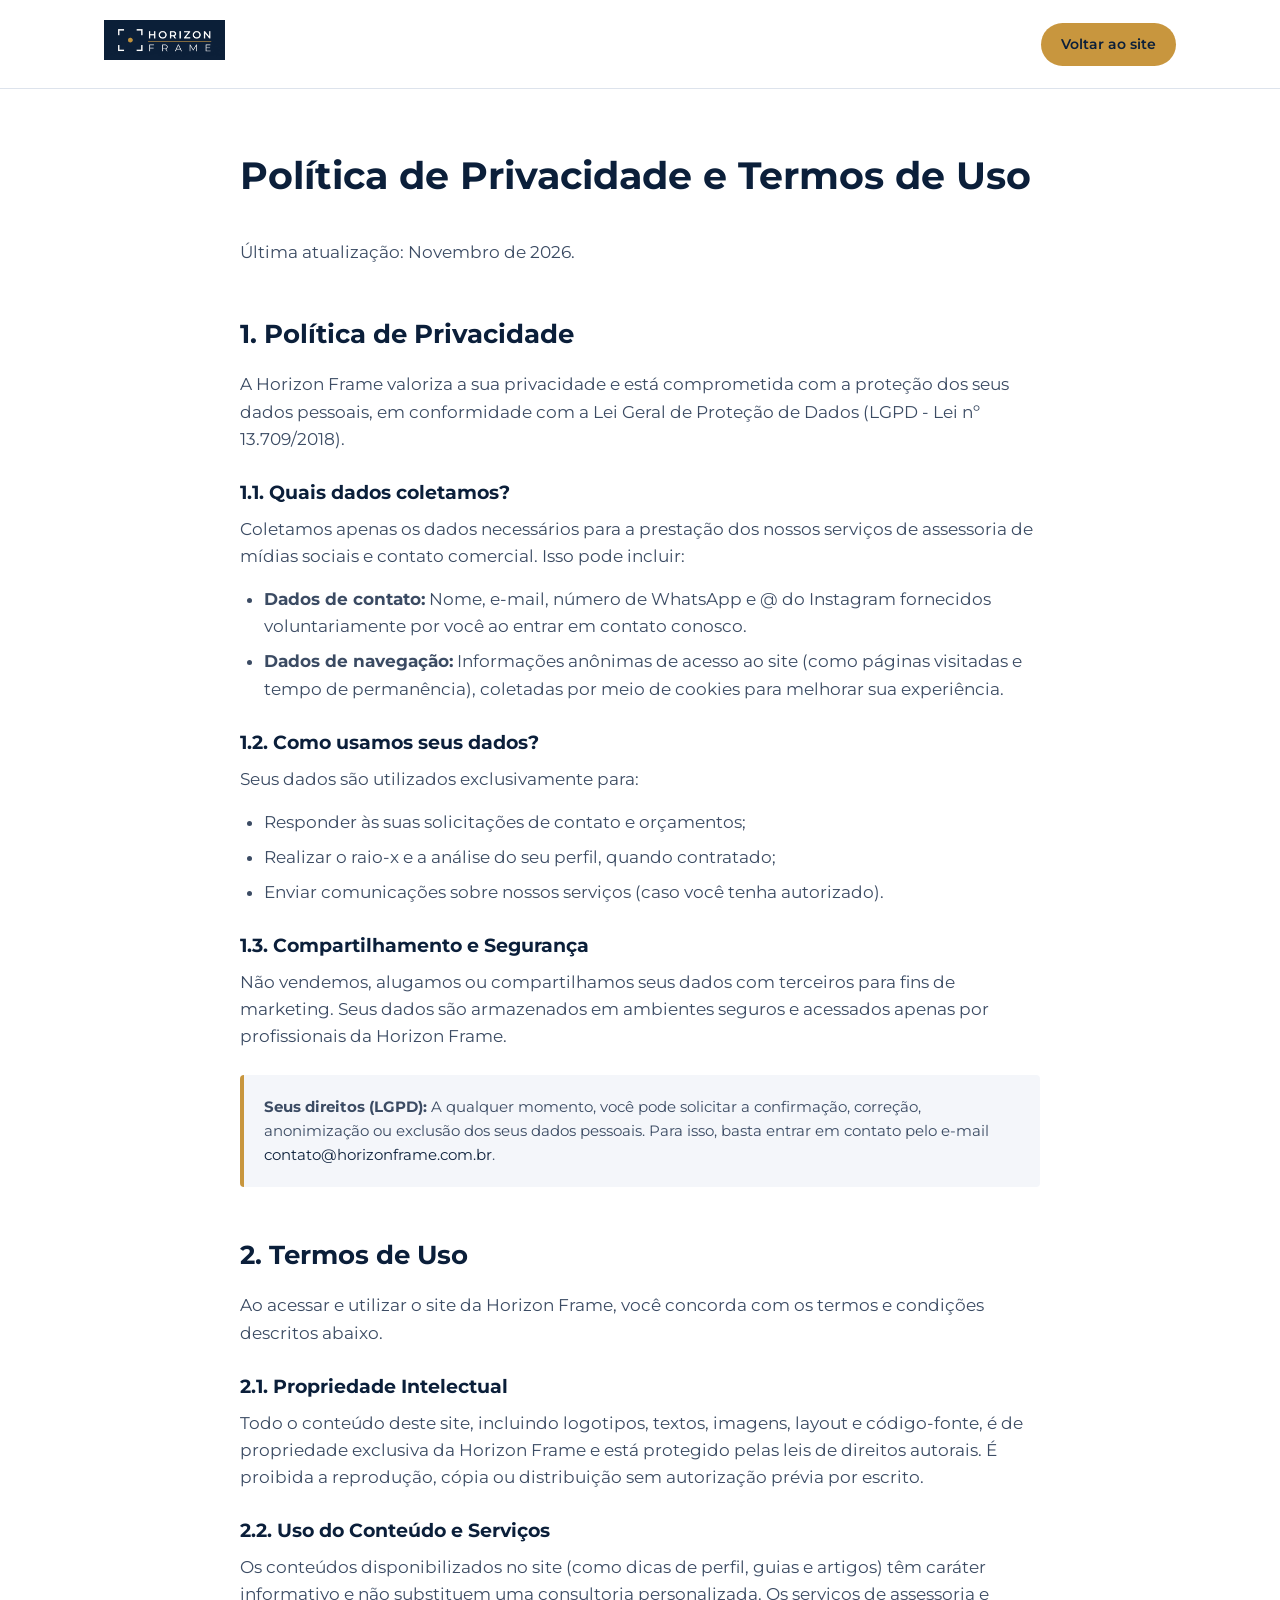
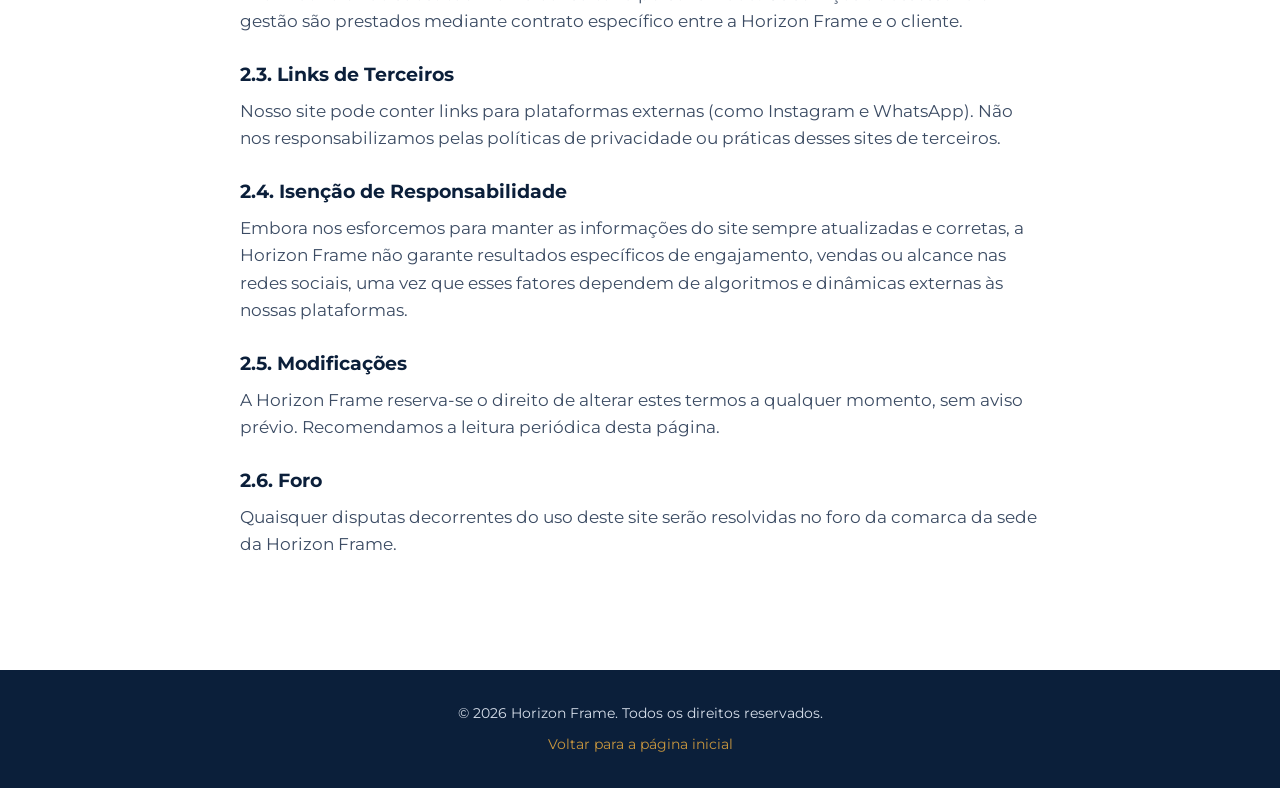
<file: politica.html>
<!DOCTYPE html>
<html lang="pt-BR">
<head>
  <meta charset="UTF-8" />
  <meta name="viewport" content="width=device-width, initial-scale=1.0" />
  <title>Política de Privacidade e Termos | Horizon Frame</title>
  <meta name="description" content="Política de Privacidade e Termos de Uso da Horizon Frame." />

  <!-- Favicon -->
  <link rel="icon" type="image/png" href="simbolo-claro.png" />

  <!-- Fontes -->
  <link rel="preconnect" href="https://fonts.googleapis.com" />
  <link rel="preconnect" href="https://fonts.gstatic.com" crossorigin />
  <link href="https://fonts.googleapis.com/css2?family=Montserrat:wght@400;500;600;700;800&display=swap" rel="stylesheet" />

  <style>
    /* Mesmos tokens da marca */
    :root {
      --navy: #0B1F3A; --gold: #C8963E; --gold-dark: #9A6E1F;
      --white: #FFFFFF; --bg-light: #F4F6FA; --text-sec: #3B4B63;
      --text-on-navy: #D6DEEA; --line: #DDE3EC;
      --font: 'Montserrat', system-ui, sans-serif;
    }
    * { margin: 0; padding: 0; box-sizing: border-box; }
    body { font-family: var(--font); font-weight: 400; font-size: 17px; line-height: 1.6; color: var(--text-sec); background: var(--white); }
    a { text-decoration: none; color: var(--navy); }
    
    .container { max-width: 800px; margin: 0 auto; padding: 0 24px; }
    
    /* Header (Padronizado) */
    .header { background: var(--white); border-bottom: 1px solid var(--line); padding: 20px 0; }
    .header .container { max-width: 1120px; display: flex; justify-content: space-between; align-items: center; }
    
    .logo img { 
      height: 40px; 
      width: auto;
      object-fit: contain;
    }
    
    .btn { background: var(--gold); color: var(--navy); padding: 10px 20px; border-radius: 999px; font-weight: 600; font-size: 0.9rem; transition: 0.2s; }
    .btn:hover { background: #d9a852; transform: translateY(-1px); }

    /* Conteúdo de Texto */
    .legal-content { padding: 64px 0 96px; }
    .legal-content h1 { color: var(--navy); font-size: 2.4rem; margin-bottom: 40px; line-height: 1.2; }
    .legal-content h2 { color: var(--navy); font-size: 1.6rem; margin-top: 48px; margin-bottom: 16px; }
    .legal-content h3 { color: var(--navy); font-size: 1.2rem; margin-top: 24px; margin-bottom: 8px; }
    .legal-content p { margin-bottom: 16px; }
    .legal-content ul { margin-bottom: 16px; padding-left: 24px; }
    .legal-content li { margin-bottom: 8px; }
    .legal-content .highlight { background: var(--bg-light); padding: 20px; border-left: 4px solid var(--gold); border-radius: 4px; margin: 24px 0; font-size: 0.95rem; }

    /* Footer (Padronizado) */
    .footer { background: var(--navy); color: var(--text-on-navy); padding: 32px 0; text-align: center; font-size: 0.9rem; }
    .footer a { color: var(--gold); transition: color 0.2s; }
    .footer a:hover { color: var(--white); }
  </style>
</head>
<body>

  <!-- HEADER -->
  <header class="header">
    <div class="container">
      <!-- AQUI A LOGO CORRIGIDA -->
      <a href="index.html" class="logo"><img src="logo-horizontal.jpg" alt="Horizon Frame" /></a>
      <a href="index.html" class="btn">Voltar ao site</a>
    </div>
  </header>

  <main class="container legal-content">
    <h1>Política de Privacidade e Termos de Uso</h1>
    <p>Última atualização: Novembro de 2026.</p>

    <!-- SEÇÃO 1: POLÍTICA DE PRIVACIDADE -->
    <h2 id="privacidade">1. Política de Privacidade</h2>
    <p>A Horizon Frame valoriza a sua privacidade e está comprometida com a proteção dos seus dados pessoais, em conformidade com a Lei Geral de Proteção de Dados (LGPD - Lei nº 13.709/2018).</p>

    <h3>1.1. Quais dados coletamos?</h3>
    <p>Coletamos apenas os dados necessários para a prestação dos nossos serviços de assessoria de mídias sociais e contato comercial. Isso pode incluir:</p>
    <ul>
      <li><strong>Dados de contato:</strong> Nome, e-mail, número de WhatsApp e @ do Instagram fornecidos voluntariamente por você ao entrar em contato conosco.</li>
      <li><strong>Dados de navegação:</strong> Informações anônimas de acesso ao site (como páginas visitadas e tempo de permanência), coletadas por meio de cookies para melhorar sua experiência.</li>
    </ul>

    <h3>1.2. Como usamos seus dados?</h3>
    <p>Seus dados são utilizados exclusivamente para:</p>
    <ul>
      <li>Responder às suas solicitações de contato e orçamentos;</li>
      <li>Realizar o raio-x e a análise do seu perfil, quando contratado;</li>
      <li>Enviar comunicações sobre nossos serviços (caso você tenha autorizado).</li>
    </ul>

    <h3>1.3. Compartilhamento e Segurança</h3>
    <p>Não vendemos, alugamos ou compartilhamos seus dados com terceiros para fins de marketing. Seus dados são armazenados em ambientes seguros e acessados apenas por profissionais da Horizon Frame.</p>

    <div class="highlight">
      <strong>Seus direitos (LGPD):</strong> A qualquer momento, você pode solicitar a confirmação, correção, anonimização ou exclusão dos seus dados pessoais. Para isso, basta entrar em contato pelo e-mail <a href="mailto:contato@horizonframe.com.br">contato@horizonframe.com.br</a>.
    </div>

    <!-- SEÇÃO 2: TERMOS DE USO -->
    <h2 id="termos">2. Termos de Uso</h2>
    <p>Ao acessar e utilizar o site da Horizon Frame, você concorda com os termos e condições descritos abaixo.</p>

    <h3>2.1. Propriedade Intelectual</h3>
    <p>Todo o conteúdo deste site, incluindo logotipos, textos, imagens, layout e código-fonte, é de propriedade exclusiva da Horizon Frame e está protegido pelas leis de direitos autorais. É proibida a reprodução, cópia ou distribuição sem autorização prévia por escrito.</p>

    <h3>2.2. Uso do Conteúdo e Serviços</h3>
    <p>Os conteúdos disponibilizados no site (como dicas de perfil, guias e artigos) têm caráter informativo e não substituem uma consultoria personalizada. Os serviços de assessoria e gestão são prestados mediante contrato específico entre a Horizon Frame e o cliente.</p>

    <h3>2.3. Links de Terceiros</h3>
    <p>Nosso site pode conter links para plataformas externas (como Instagram e WhatsApp). Não nos responsabilizamos pelas políticas de privacidade ou práticas desses sites de terceiros.</p>

    <h3>2.4. Isenção de Responsabilidade</h3>
    <p>Embora nos esforcemos para manter as informações do site sempre atualizadas e corretas, a Horizon Frame não garante resultados específicos de engajamento, vendas ou alcance nas redes sociais, uma vez que esses fatores dependem de algoritmos e dinâmicas externas às nossas plataformas.</p>

    <h3>2.5. Modificações</h3>
    <p>A Horizon Frame reserva-se o direito de alterar estes termos a qualquer momento, sem aviso prévio. Recomendamos a leitura periódica desta página.</p>

    <h3>2.6. Foro</h3>
    <p>Quaisquer disputas decorrentes do uso deste site serão resolvidas no foro da comarca da sede da Horizon Frame.</p>

  </main>

  <!-- FOOTER -->
  <footer class="footer">
    <div class="container">
      <p>© 2026 Horizon Frame. Todos os direitos reservados.</p>
      <p style="margin-top: 8px;"><a href="index.html">Voltar para a página inicial</a></p>
    </div>
  </footer>

</body>
</html>
</file>
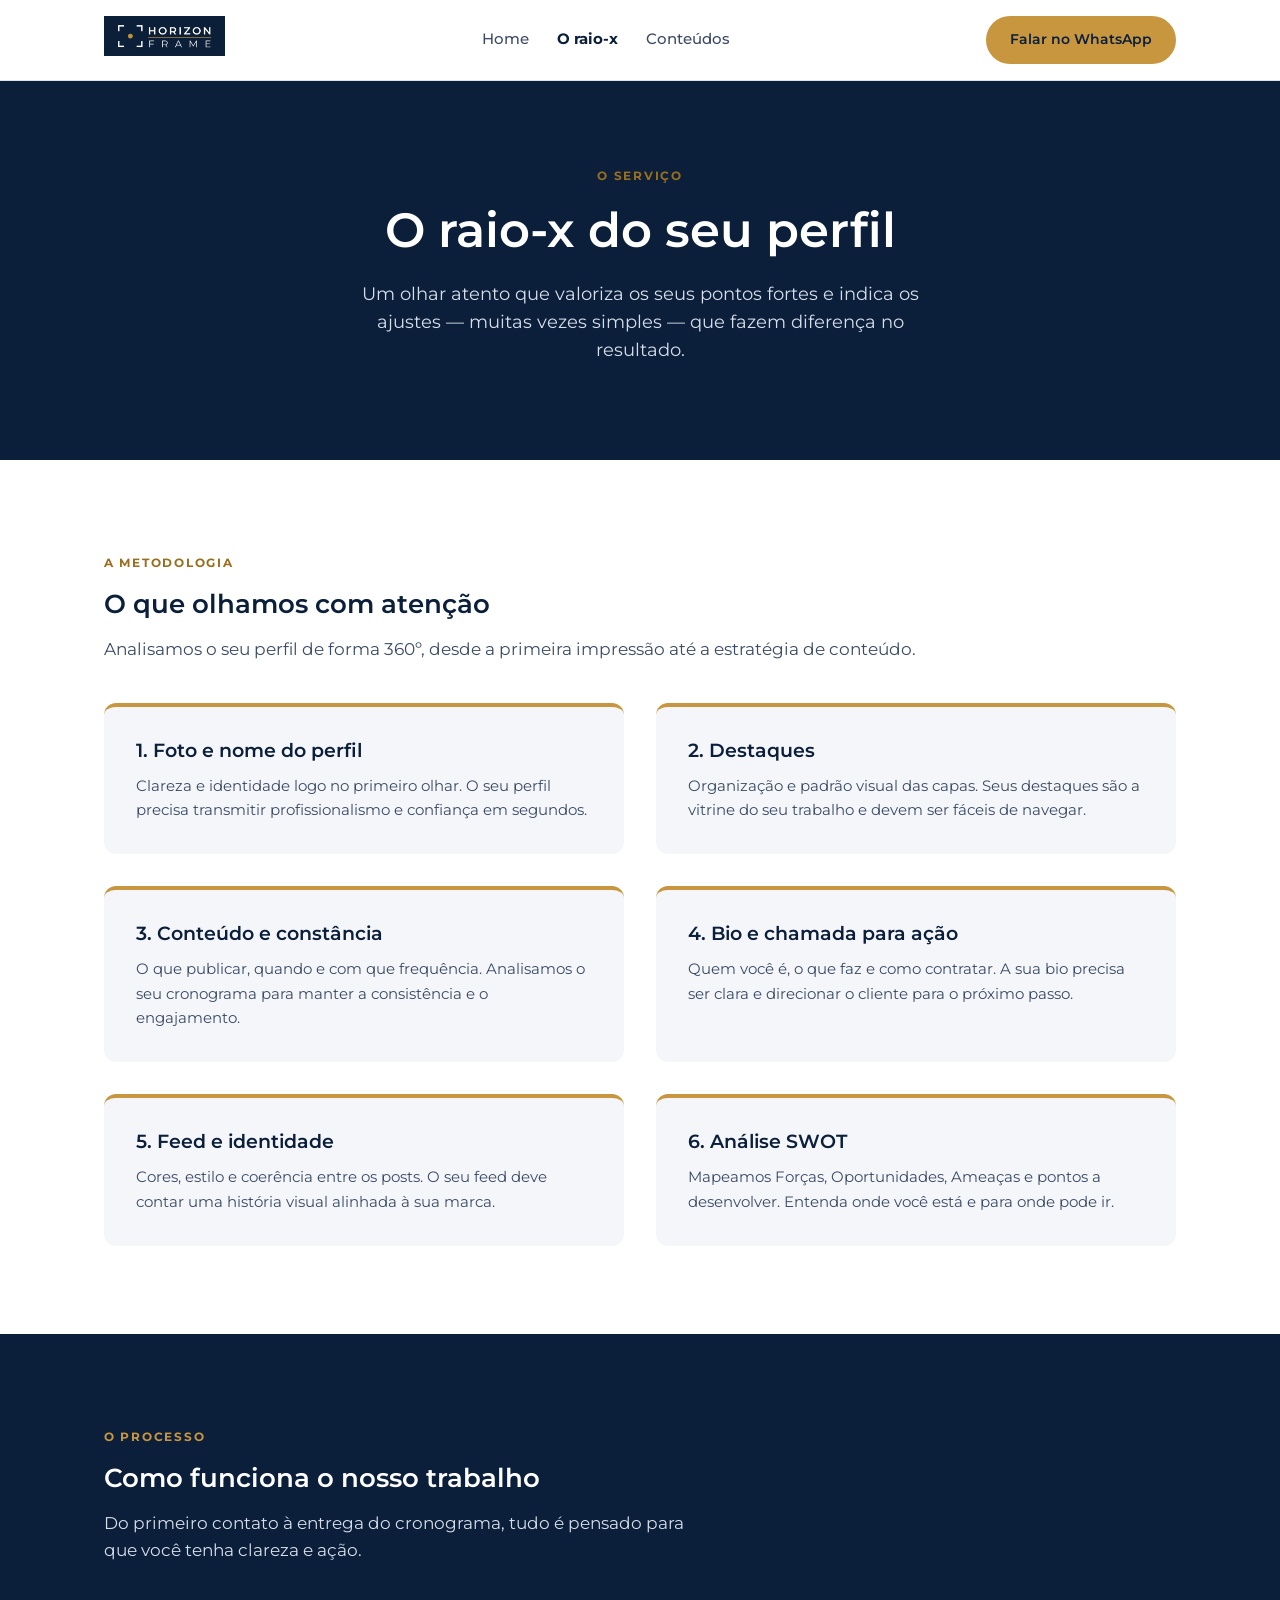
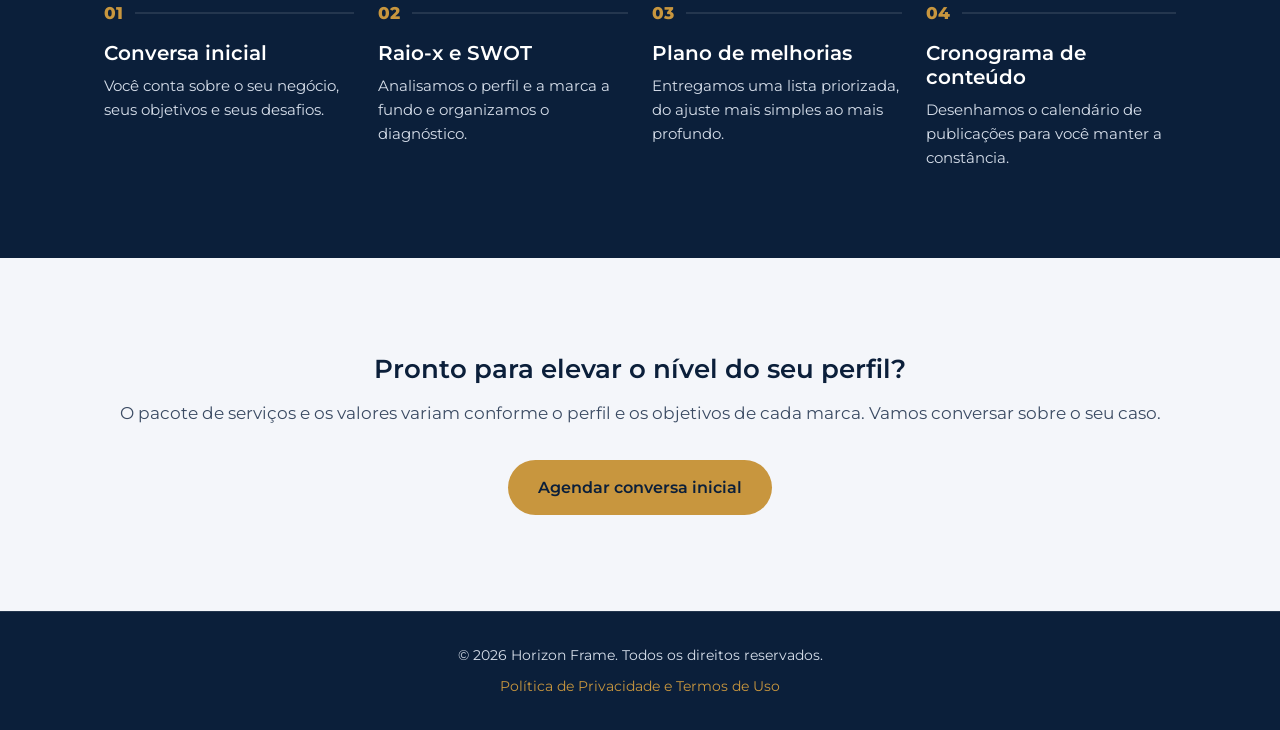
<file: raio-x.html>
<!DOCTYPE html>
<html lang="pt-BR">
<head>
  <meta charset="UTF-8" />
  <meta name="viewport" content="width=device-width, initial-scale=1.0" />
  <title>O Raio-X do Perfil | Horizon Frame</title>
  <meta name="description" content="Conheça o raio-x do perfil da Horizon Frame. Analisamos foto, destaques, conteúdo, bio e feed para elevar o nível da sua marca." />

  <!-- Favicon -->
  <link rel="icon" type="image/png" href="simbolo-claro.png" />

  <!-- Fontes -->
  <link rel="preconnect" href="https://fonts.googleapis.com" />
  <link rel="preconnect" href="https://fonts.gstatic.com" crossorigin />
  <link href="https://fonts.googleapis.com/css2?family=Montserrat:wght@400;500;600;700;800&display=swap" rel="stylesheet" />

  <style>
    /* Tokens da Marca */
    :root {
      --navy: #0B1F3A; --gold: #C8963E; --gold-dark: #9A6E1F;
      --white: #FFFFFF; --bg-light: #F4F6FA; --text-sec: #3B4B63;
      --text-on-navy: #D6DEEA; --navy-aux: #14305A; --line: #DDE3EC;
      --font: 'Montserrat', system-ui, sans-serif;
    }
    * { margin: 0; padding: 0; box-sizing: border-box; }
    body { font-family: var(--font); font-weight: 400; font-size: 17px; line-height: 1.6; color: var(--text-sec); background: var(--white); }
    a { text-decoration: none; color: inherit; }
    h1, h2, h3 { font-weight: 600; line-height: 1.2; }
    
    .container { max-width: 1120px; margin: 0 auto; padding: 0 24px; }
    
    /* Header (Igual ao da Home) */
    .header { position: sticky; top: 0; z-index: 100; background: rgba(255,255,255,0.96); backdrop-filter: blur(10px); border-bottom: 1px solid var(--line); }
    .header-inner { display: flex; align-items: center; justify-content: space-between; height: 80px; }
    
    .logo img { 
      height: 40px; 
      width: auto;
      object-fit: contain;
    }
    
    .nav { display: flex; align-items: center; gap: 28px; }
    .nav a { font-size: 0.92rem; font-weight: 500; color: var(--text-sec); transition: color 0.2s; }
    .nav a:hover { color: var(--navy); }
    .nav a.active { color: var(--navy); font-weight: 700; }
    
    .btn { display: inline-flex; align-items: center; background: var(--gold); color: var(--navy); font-weight: 600; font-size: 0.9rem; padding: 12px 24px; border-radius: 999px; transition: 0.2s; }
    .btn:hover { background: #d9a852; transform: translateY(-1px); }

    /* Menu Mobile */
    .menu-toggle { display: none; background: none; border: none; cursor: pointer; padding: 8px; }
    .menu-toggle span { display: block; width: 24px; height: 2px; background: var(--navy); margin: 5px 0; }
    @media (max-width: 860px) {
      .nav { display: none; }
      .header .btn { display: none; }
      .menu-toggle { display: block; }
      .nav.open { display: flex; flex-direction: column; position: absolute; top: 80px; left: 0; right: 0; background: var(--white); padding: 24px; border-bottom: 1px solid var(--line); gap: 18px; }
    }

    /* Hero Interno */
    .hero-inner-page { background: var(--navy); color: var(--white); padding: 80px 0 96px; text-align: center; position: relative; overflow: hidden; }
    .hero-inner-page h1 { font-size: clamp(2rem, 4vw, 3rem); margin-bottom: 20px; }
    .hero-inner-page p { color: var(--text-on-navy); font-size: 1.1rem; max-width: 600px; margin: 0 auto; }

    /* Seções de Conteúdo */
    section { padding: 88px 0; }
    .about-light { background: var(--white); }
    .about-dark { background: var(--navy); color: var(--white); }
    .about-light h2 { color: var(--navy); margin-bottom: 16px; }
    .about-dark h2 { color: var(--white); margin-bottom: 16px; }
    .eyebrow { display: inline-block; font-size: 0.78rem; font-weight: 700; letter-spacing: 0.14em; text-transform: uppercase; color: var(--gold-dark); margin-bottom: 16px; }
    .about-dark .eyebrow { color: var(--gold); }

    /* Grid de Análise (6 pontos) */
    .analysis-grid { display: grid; grid-template-columns: repeat(2, 1fr); gap: 32px; margin-top: 40px; }
    .analysis-card { background: var(--bg-light); padding: 32px; border-radius: 12px; border-top: 4px solid var(--gold); }
    .analysis-card h3 { color: var(--navy); margin-bottom: 12px; font-size: 1.2rem; }
    .analysis-card p { font-size: 0.95rem; }

    /* Passo a passo */
    .steps-grid { display: grid; grid-template-columns: repeat(4, 1fr); gap: 24px; margin-top: 48px; }
    .step { position: relative; padding-top: 28px; border-top: 2px solid rgba(255,255,255,0.1); }
    .step::before { counter-increment: step; content: "0" counter(step); position: absolute; top: -14px; left: 0; background: var(--navy); padding-right: 12px; font-weight: 800; font-size: 1.05rem; color: var(--gold); }
    .steps-grid { counter-reset: step; }
    .step h3 { color: var(--white); margin-bottom: 8px; }
    .step p { color: var(--text-on-navy); font-size: 0.94rem; }

    /* CTA */
    .cta { background: var(--bg-light); text-align: center; padding: 96px 0; }
    .cta h2 { color: var(--navy); margin-bottom: 16px; }
    .cta p { margin-bottom: 32px; }

    /* Footer (Igual ao da Home) */
    .footer { background: var(--navy); color: var(--text-on-navy); padding: 32px 0; text-align: center; font-size: 0.9rem; border-top: 1px solid rgba(255,255,255,0.1); }
    .footer a { color: var(--gold); transition: color 0.2s; }
    .footer a:hover { color: var(--white); }

    @media (max-width: 860px) {
      .analysis-grid { grid-template-columns: 1fr; }
      .steps-grid { grid-template-columns: 1fr; gap: 36px; }
    }
  </style>
</head>
<body>

  <!-- HEADER -->
  <header class="header">
    <div class="container header-inner">
      <!-- AQUI ESTÁ A CORREÇÃO DA LOGO -->
      <a href="index.html" class="logo" aria-label="Horizon Frame — página inicial">
        <img src="logo-horizontal.jpg" alt="Horizon Frame" />
      </a>

      <nav class="nav" id="nav">
        <a href="index.html">Home</a>
        <a href="raio-x.html" class="active">O raio-x</a>
        <a href="index.html#conteudos">Conteúdos</a>
      </nav>

      <a href="https://wa.me/5500000000000" class="btn" target="_blank" rel="noopener">Falar no WhatsApp</a>

      <button class="menu-toggle" aria-label="Abrir menu" onclick="document.getElementById('nav').classList.toggle('open')">
        <span></span><span></span><span></span>
      </button>
    </div>
  </header>

  <main>
    <!-- HERO DA PÁGINA -->
    <section class="hero-inner-page">
      <div class="container">
        <span class="eyebrow">O Serviço</span>
        <h1>O raio-x do seu perfil</h1>
        <p>Um olhar atento que valoriza os seus pontos fortes e indica os ajustes — muitas vezes simples — que fazem diferença no resultado.</p>
      </div>
    </section>

    <!-- O QUE OLHAMOS -->
    <section class="about-light">
      <div class="container">
        <span class="eyebrow">A Metodologia</span>
        <h2>O que olhamos com atenção</h2>
        <p>Analisamos o seu perfil de forma 360º, desde a primeira impressão até a estratégia de conteúdo.</p>
        
        <div class="analysis-grid">
          <div class="analysis-card">
            <h3>1. Foto e nome do perfil</h3>
            <p>Clareza e identidade logo no primeiro olhar. O seu perfil precisa transmitir profissionalismo e confiança em segundos.</p>
          </div>
          <div class="analysis-card">
            <h3>2. Destaques</h3>
            <p>Organização e padrão visual das capas. Seus destaques são a vitrine do seu trabalho e devem ser fáceis de navegar.</p>
          </div>
          <div class="analysis-card">
            <h3>3. Conteúdo e constância</h3>
            <p>O que publicar, quando e com que frequência. Analisamos o seu cronograma para manter a consistência e o engajamento.</p>
          </div>
          <div class="analysis-card">
            <h3>4. Bio e chamada para ação</h3>
            <p>Quem você é, o que faz e como contratar. A sua bio precisa ser clara e direcionar o cliente para o próximo passo.</p>
          </div>
          <div class="analysis-card">
            <h3>5. Feed e identidade</h3>
            <p>Cores, estilo e coerência entre os posts. O seu feed deve contar uma história visual alinhada à sua marca.</p>
          </div>
          <div class="analysis-card">
            <h3>6. Análise SWOT</h3>
            <p>Mapeamos Forças, Oportunidades, Ameaças e pontos a desenvolver. Entenda onde você está e para onde pode ir.</p>
          </div>
        </div>
      </div>
    </section>

    <!-- COMO FUNCIONA -->
    <section class="about-dark">
      <div class="container">
        <span class="eyebrow">O Processo</span>
        <h2>Como funciona o nosso trabalho</h2>
        <p style="color: var(--text-on-navy); max-width: 600px;">Do primeiro contato à entrega do cronograma, tudo é pensado para que você tenha clareza e ação.</p>
        
        <div class="steps-grid">
          <div class="step">
            <h3>Conversa inicial</h3>
            <p>Você conta sobre o seu negócio, seus objetivos e seus desafios.</p>
          </div>
          <div class="step">
            <h3>Raio-x e SWOT</h3>
            <p>Analisamos o perfil e a marca a fundo e organizamos o diagnóstico.</p>
          </div>
          <div class="step">
            <h3>Plano de melhorias</h3>
            <p>Entregamos uma lista priorizada, do ajuste mais simples ao mais profundo.</p>
          </div>
          <div class="step">
            <h3>Cronograma de conteúdo</h3>
            <p>Desenhamos o calendário de publicações para você manter a constância.</p>
          </div>
        </div>
      </div>
    </section>

    <!-- CTA -->
    <section class="cta">
      <div class="container">
        <h2>Pronto para elevar o nível do seu perfil?</h2>
        <p>O pacote de serviços e os valores variam conforme o perfil e os objetivos de cada marca. Vamos conversar sobre o seu caso.</p>
        <a href="https://wa.me/5500000000000" class="btn" style="padding: 15px 30px; font-size: 1rem;">Agendar conversa inicial</a>
      </div>
    </section>
  </main>

  <!-- FOOTER -->
  <footer class="footer">
    <div class="container">
      <p>© 2026 Horizon Frame. Todos os direitos reservados.</p>
      <p style="margin-top: 8px;"><a href="politica.html">Política de Privacidade e Termos de Uso</a></p>
    </div>
  </footer>

</body>
</html>
</file>
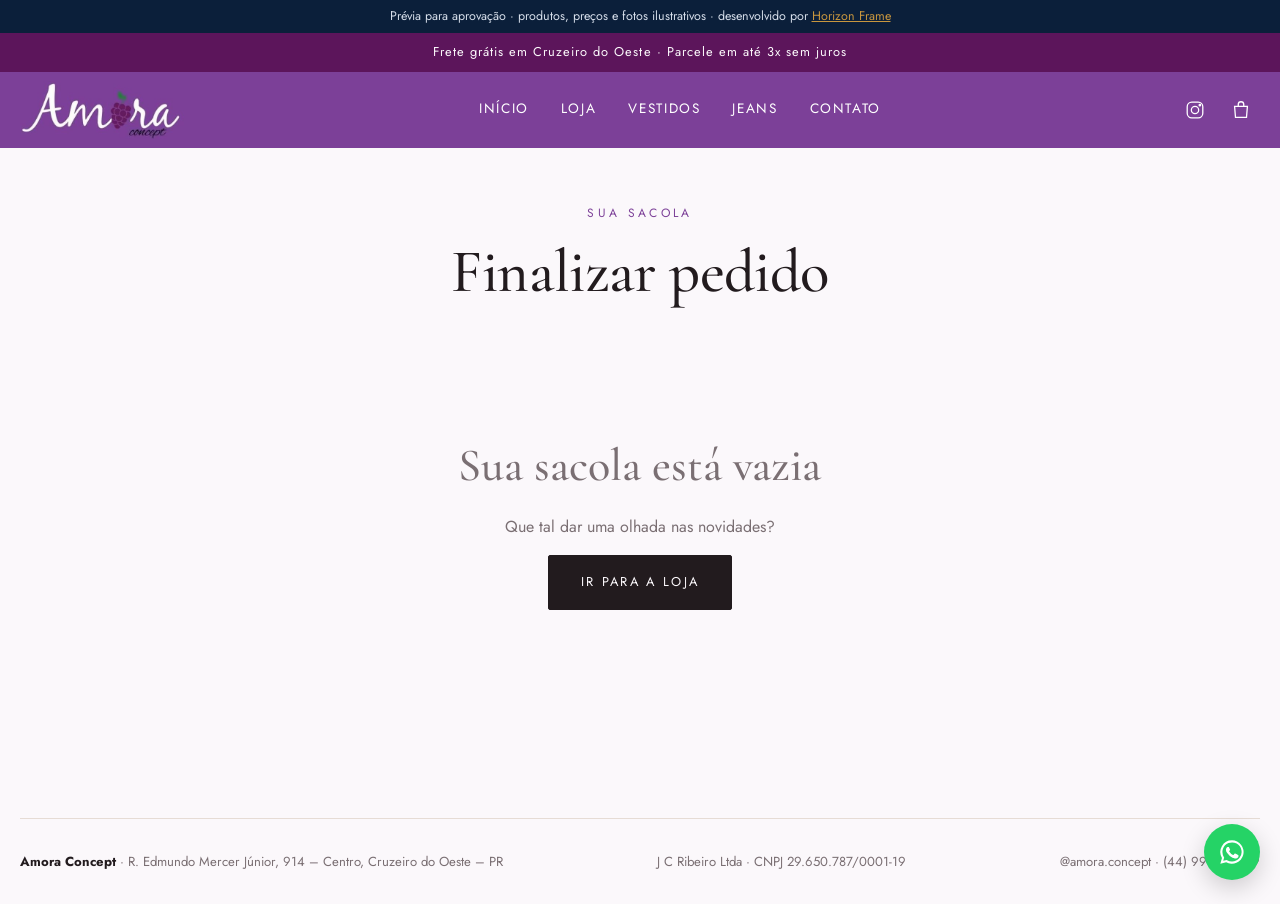
<file: amora/carrinho.html>
<!DOCTYPE html>
<html lang="pt-BR">
<head>
  <meta charset="UTF-8">
  <meta name="viewport" content="width=device-width, initial-scale=1.0">
  <title>Sacola | Amora Concept</title>
  <meta name="robots" content="noindex, nofollow">
  <meta name="theme-color" content="#7c4098">
  <link rel="icon" href="assets/img/favicon.svg" type="image/svg+xml">
  <link rel="apple-touch-icon" href="assets/img/apple-touch-icon.png">
  <link rel="preconnect" href="https://fonts.googleapis.com">
  <link rel="preconnect" href="https://fonts.gstatic.com" crossorigin>
  <link href="https://fonts.googleapis.com/css2?family=Cormorant+Garamond:ital,wght@0,400;0,500;1,400;1,500&family=Jost:wght@300;400;500&display=swap" rel="stylesheet">
  <link rel="stylesheet" href="assets/css/style.css">
</head>
<body data-pagina="carrinho">
  <div id="header"></div>

  <main class="container">
    <div class="pagina-topo"><p class="eyebrow">Sua sacola</p><h1 style="font-size:clamp(2.4rem,5vw,3.8rem)">Finalizar pedido</h1></div>

    <div class="carrinho" id="carrinho">
      <div id="itens"></div>

      <aside class="resumo" id="resumo">
        <h2>Resumo</h2>
        <div class="linha-resumo"><span>Subtotal</span><span id="subtotal"></span></div>
        <div class="linha-resumo"><span>Entrega</span><span id="frete"></span></div>
        <div class="linha-resumo total"><strong>Total</strong><strong id="total"></strong></div>
        <div class="parcelas" id="parcelas-total" style="text-align:right"></div>

        <form id="form-checkout">
          <fieldset>
            <legend>Entrega</legend>
            <div class="radio-grupo">
              <label><input type="radio" name="entrega" value="local" checked> <span>Entrega em Cruzeiro do Oeste<small>Grátis · combinamos o horário</small></span></label>
              <label><input type="radio" name="entrega" value="retirada"> <span>Retirar na loja<small>R. Edmundo Mercer Júnior, 914 – Centro</small></span></label>
              <label><input type="radio" name="entrega" value="envio"> <span>Enviar para outra cidade<small>Frete combinado no WhatsApp</small></span></label>
            </div>
          </fieldset>

          <fieldset>
            <legend>Seus dados</legend>
            <label class="campo">Nome completo<input name="nome" required autocomplete="name"></label>
            <label class="campo">WhatsApp<input name="telefone" type="tel" required autocomplete="tel" placeholder="(44) 90000-0000"></label>
            <div id="bloco-endereco">
              <label class="campo">Endereço e número<input name="endereco" autocomplete="street-address"></label>
              <div class="campos-2">
                <label class="campo">Bairro<input name="bairro"></label>
                <label class="campo">Cidade<input name="cidade" value="Cruzeiro do Oeste" autocomplete="address-level2"></label>
              </div>
            </div>
          </fieldset>

          <fieldset>
            <legend>Pagamento</legend>
            <div class="radio-grupo" id="pagamentos">
              <label><input type="radio" name="pagamento" value="pix" checked> <span>Pix<small>Enviamos a chave no WhatsApp</small></span></label>
              <label><input type="radio" name="pagamento" value="cartao"> <span>Cartão de crédito<small>Até 3x sem juros por link de pagamento</small></span></label>
              <label><input type="radio" name="pagamento" value="dinheiro"> <span>Dinheiro<small>Na entrega ou retirada</small></span></label>
            </div>
          </fieldset>

          <label class="campo">Observações (opcional)<textarea name="obs" rows="2"></textarea></label>
          <button class="btn btn-amora btn-bloco" type="submit">Enviar pedido pelo WhatsApp</button>
          <p class="nota">Você revisa a mensagem antes de enviar. Confirmamos disponibilidade e pagamento por lá.</p>
        </form>
      </aside>
    </div>
  </main>

  <div id="footer"></div>

  <script src="data/config.js"></script>
  <script src="data/produtos.js"></script>
  <script src="assets/js/app.js"></script>
</body>
</html>
</file>
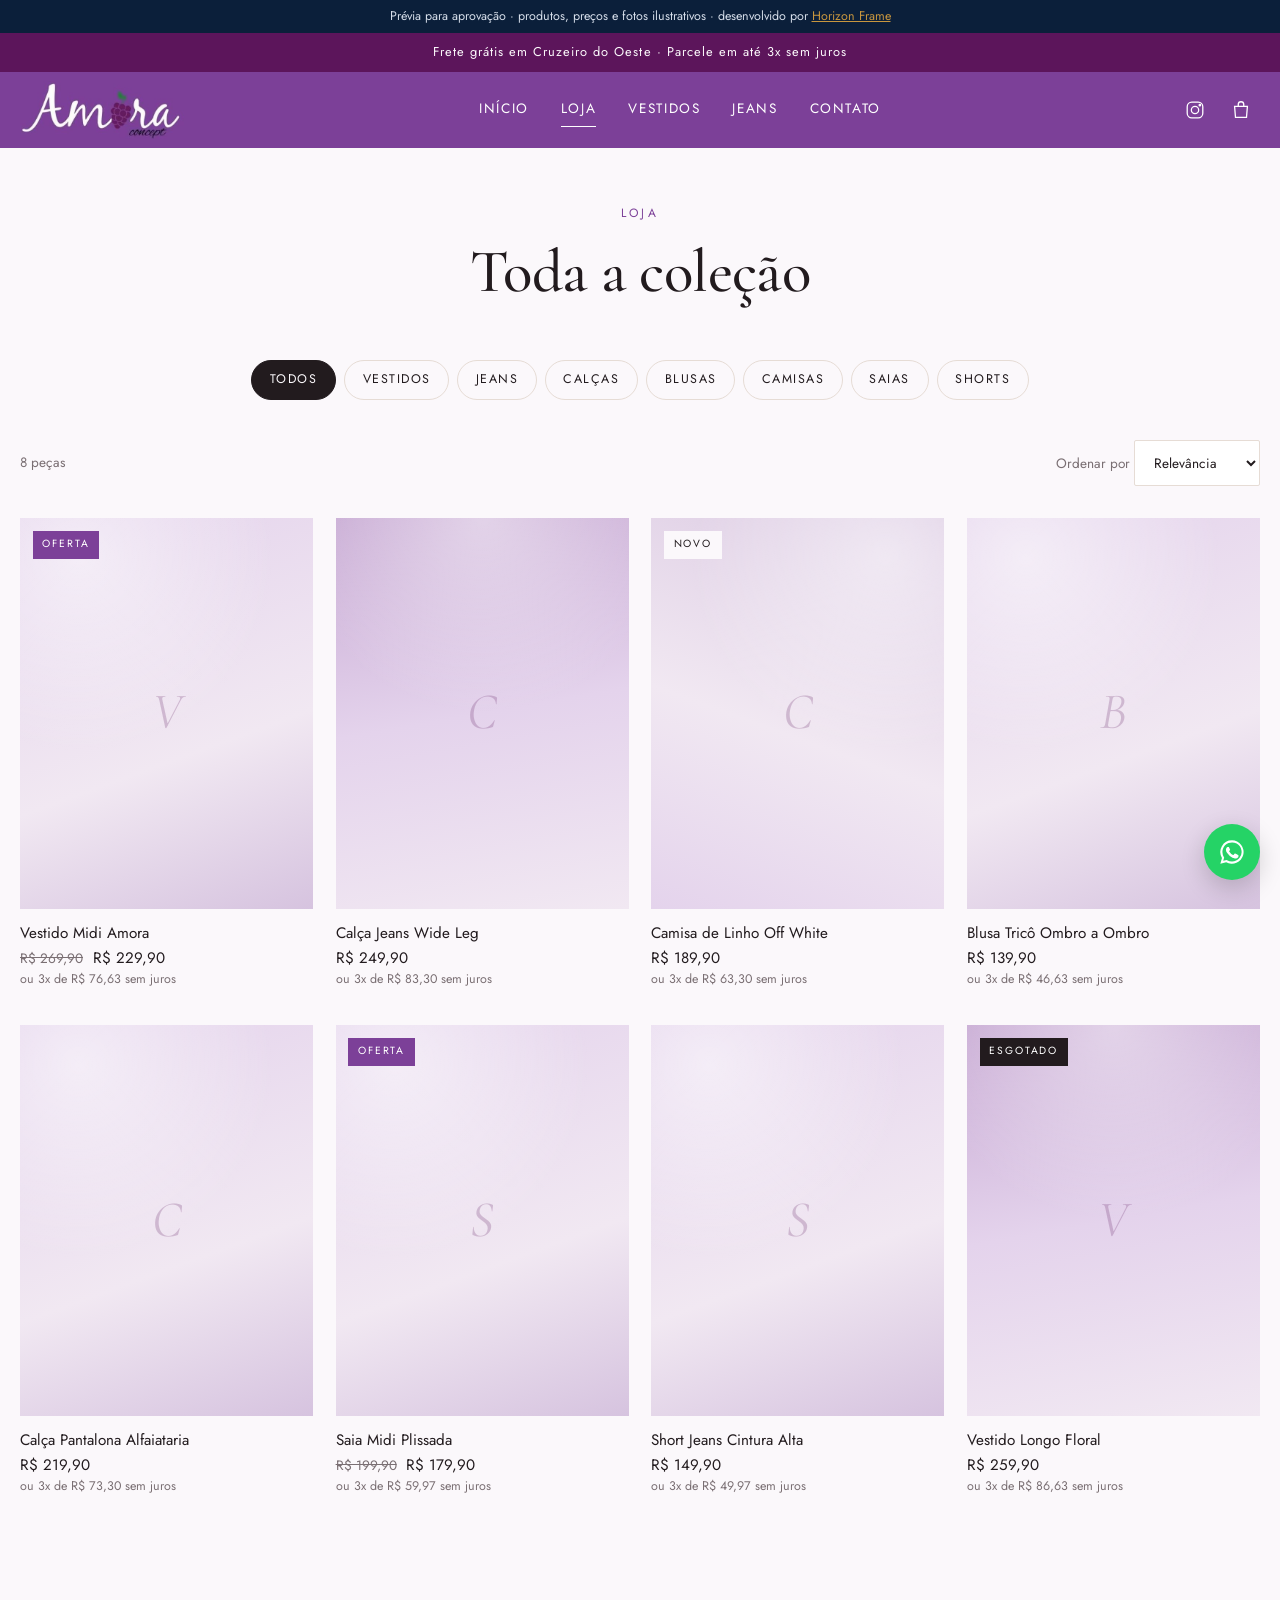
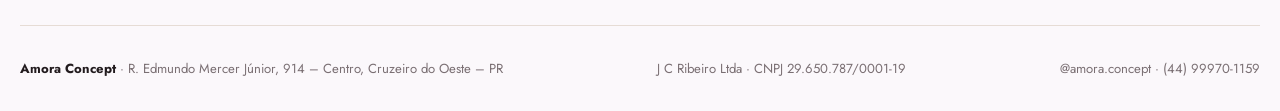
<file: amora/loja.html>
<!DOCTYPE html>
<html lang="pt-BR">
<head>
  <meta charset="UTF-8">
  <meta name="viewport" content="width=device-width, initial-scale=1.0">
  <meta name="robots" content="noindex, nofollow">
  <title>Loja | Amora Concept</title>
  <meta name="description" content="Compre moda feminina online na Amora Concept: vestidos, jeans, calças, blusas, camisas, saias e shorts.">
  <meta name="theme-color" content="#7c4098">
  <link rel="icon" href="assets/img/favicon.svg" type="image/svg+xml">
  <link rel="apple-touch-icon" href="assets/img/apple-touch-icon.png">
  <link rel="preconnect" href="https://fonts.googleapis.com">
  <link rel="preconnect" href="https://fonts.gstatic.com" crossorigin>
  <link href="https://fonts.googleapis.com/css2?family=Cormorant+Garamond:ital,wght@0,400;0,500;1,400;1,500&family=Jost:wght@300;400;500&display=swap" rel="stylesheet">
  <link rel="stylesheet" href="assets/css/style.css">
</head>
<body data-pagina="loja">
  <div id="header"></div>

  <main class="container">
    <div class="pagina-topo">
      <p class="eyebrow">Loja</p>
      <h1 id="titulo-loja" style="font-size:clamp(2.4rem,5vw,3.8rem)">Toda a coleção</h1>
    </div>
    <div class="filtros" id="filtros" role="toolbar" aria-label="Categorias"></div>
    <div class="barra-loja">
      <span id="contagem"></span>
      <label>Ordenar por
        <select id="ordem">
          <option value="relevancia">Relevância</option>
          <option value="novos">Novidades</option>
          <option value="menor">Menor preço</option>
          <option value="maior">Maior preço</option>
        </select>
      </label>
    </div>
    <div class="grade" id="grade"></div>
    <div class="vazio" id="vazio" hidden>Nenhuma peça nesta categoria no momento. <a class="link-seta" href="loja.html">Ver tudo</a></div>
    <div style="height:5rem"></div>
  </main>

  <div id="footer"></div>

  <script src="data/config.js"></script>
  <script src="data/produtos.js"></script>
  <script src="assets/js/app.js"></script>
</body>
</html>
</file>
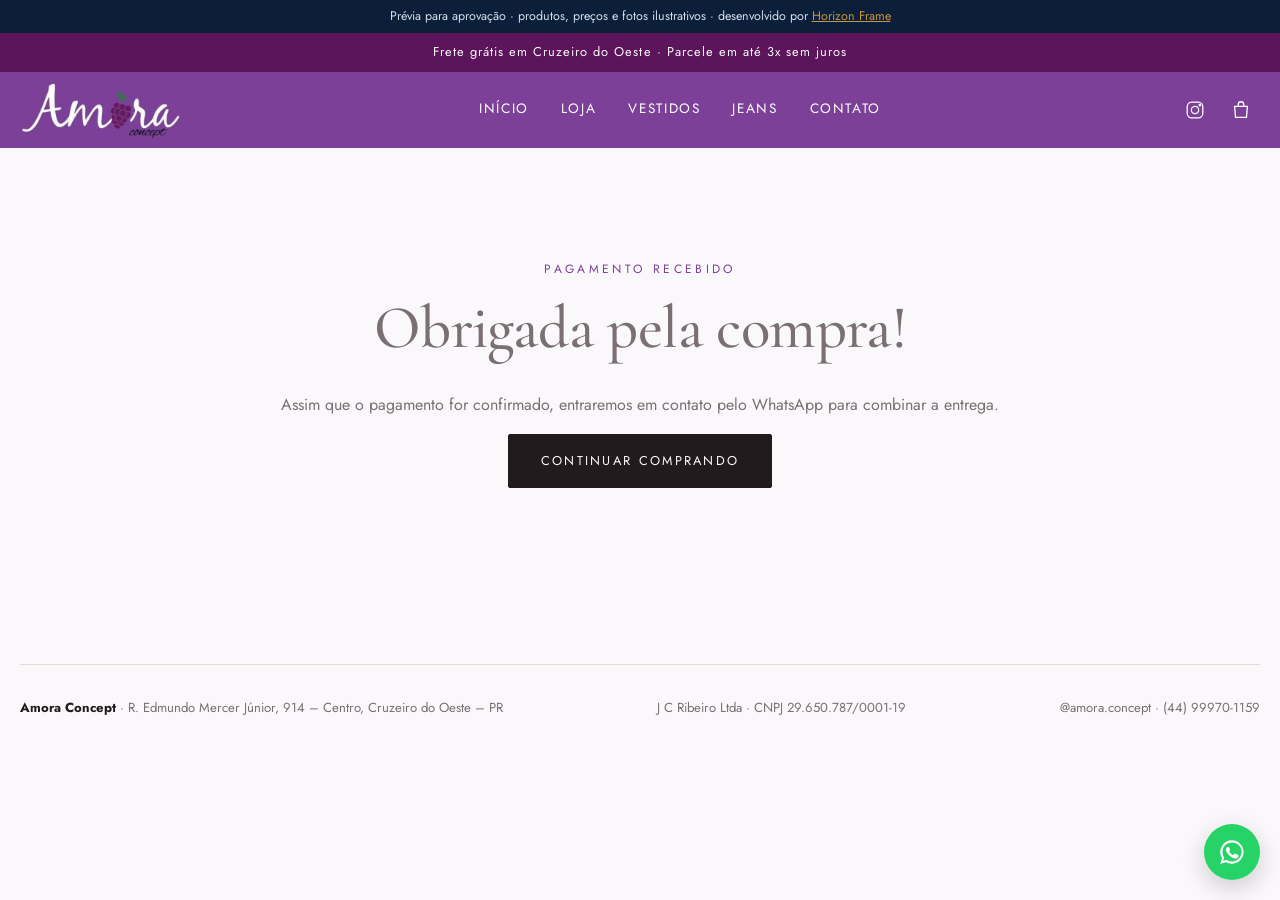
<file: amora/obrigado.html>
<!DOCTYPE html>
<html lang="pt-BR">
<head>
  <meta charset="UTF-8">
  <meta name="viewport" content="width=device-width, initial-scale=1.0">
  <title>Pedido recebido | Amora Concept</title>
  <meta name="robots" content="noindex, nofollow">
  <link rel="icon" href="assets/img/favicon.svg" type="image/svg+xml">
  <link rel="apple-touch-icon" href="assets/img/apple-touch-icon.png">
  <link href="https://fonts.googleapis.com/css2?family=Cormorant+Garamond:ital,wght@0,400;0,500;1,400&family=Jost:wght@300;400;500&display=swap" rel="stylesheet">
  <link rel="stylesheet" href="assets/css/style.css">
</head>
<body data-pagina="obrigado">
  <div id="header"></div>
  <main class="container vazio" style="padding:7rem 0">
    <p class="eyebrow">Pagamento recebido</p>
    <h1 style="font-size:clamp(2.4rem,5vw,3.8rem)">Obrigada pela compra!</h1>
    <p>Assim que o pagamento for confirmado, entraremos em contato pelo WhatsApp para combinar a entrega.</p>
    <p><a class="btn" href="loja.html">Continuar comprando</a></p>
  </main>
  <div id="footer"></div>
  <script src="data/config.js"></script>
  <script src="data/produtos.js"></script>
  <script>try { localStorage.removeItem("amora_carrinho"); } catch (e) {}</script>
  <script src="assets/js/app.js"></script>
</body>
</html>
</file>
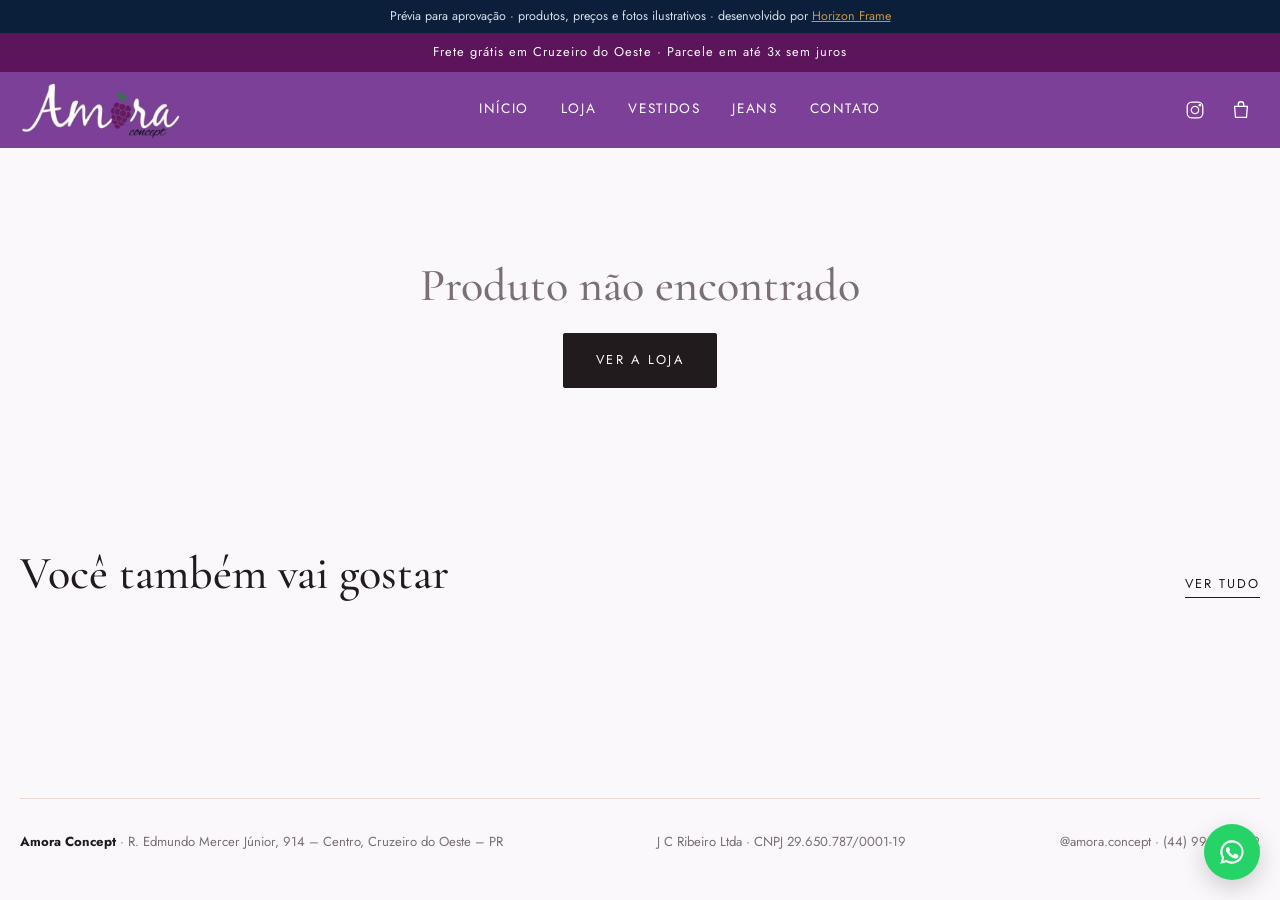
<file: amora/produto.html>
<!DOCTYPE html>
<html lang="pt-BR">
<head>
  <meta charset="UTF-8">
  <meta name="viewport" content="width=device-width, initial-scale=1.0">
  <meta name="robots" content="noindex, nofollow">
  <title>Produto | Amora Concept</title>
  <meta name="theme-color" content="#7c4098">
  <link rel="icon" href="assets/img/favicon.svg" type="image/svg+xml">
  <link rel="apple-touch-icon" href="assets/img/apple-touch-icon.png">
  <link rel="preconnect" href="https://fonts.googleapis.com">
  <link rel="preconnect" href="https://fonts.gstatic.com" crossorigin>
  <link href="https://fonts.googleapis.com/css2?family=Cormorant+Garamond:ital,wght@0,400;0,500;1,400;1,500&family=Jost:wght@300;400;500&display=swap" rel="stylesheet">
  <link rel="stylesheet" href="assets/css/style.css">
</head>
<body data-pagina="produto">
  <div id="header"></div>

  <main class="container">
    <section class="produto" id="produto"></section>
    <section class="secao" style="padding-top:0">
      <div class="secao-cabeca"><h2>Você também vai gostar</h2><a class="link-seta" href="loja.html">Ver tudo</a></div>
      <div class="grade" id="relacionados"></div>
    </section>
  </main>

  <div id="footer"></div>

  <script src="data/config.js"></script>
  <script src="data/produtos.js"></script>
  <script src="assets/js/app.js"></script>
</body>
</html>
</file>
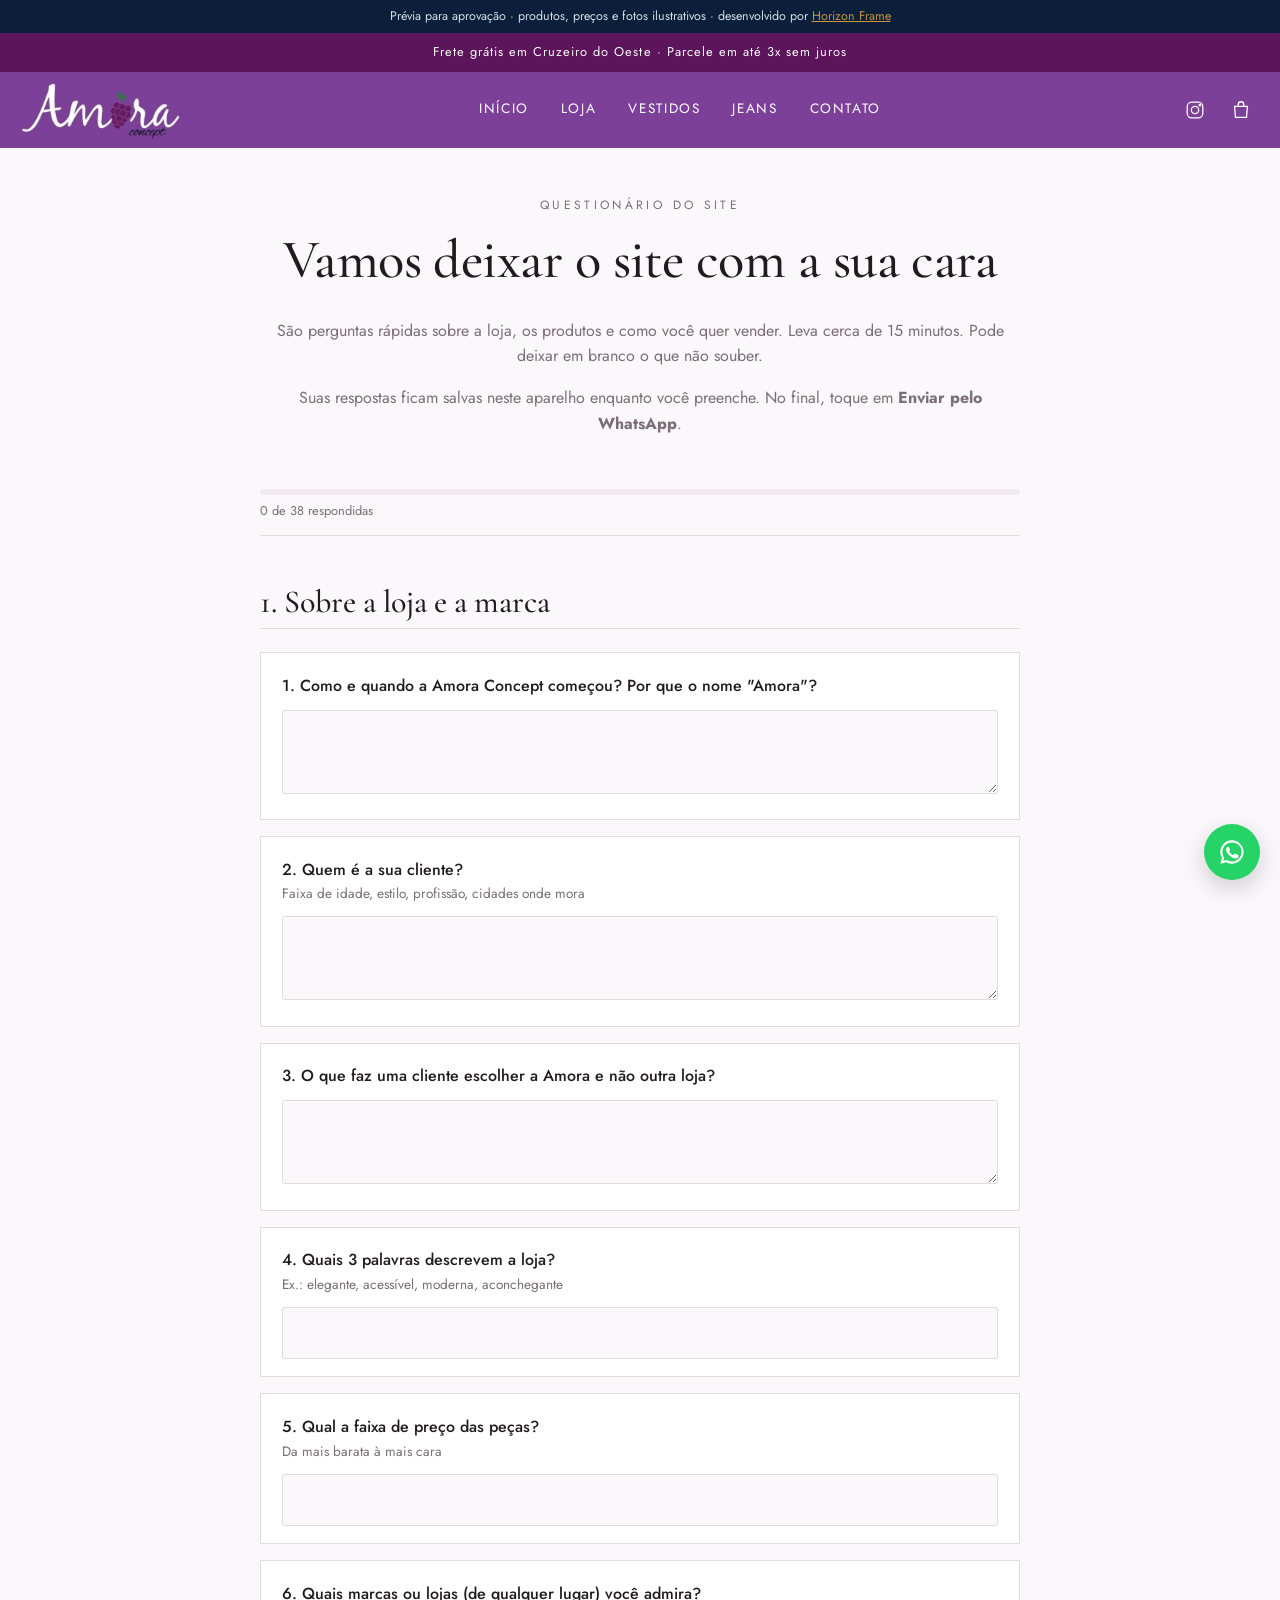
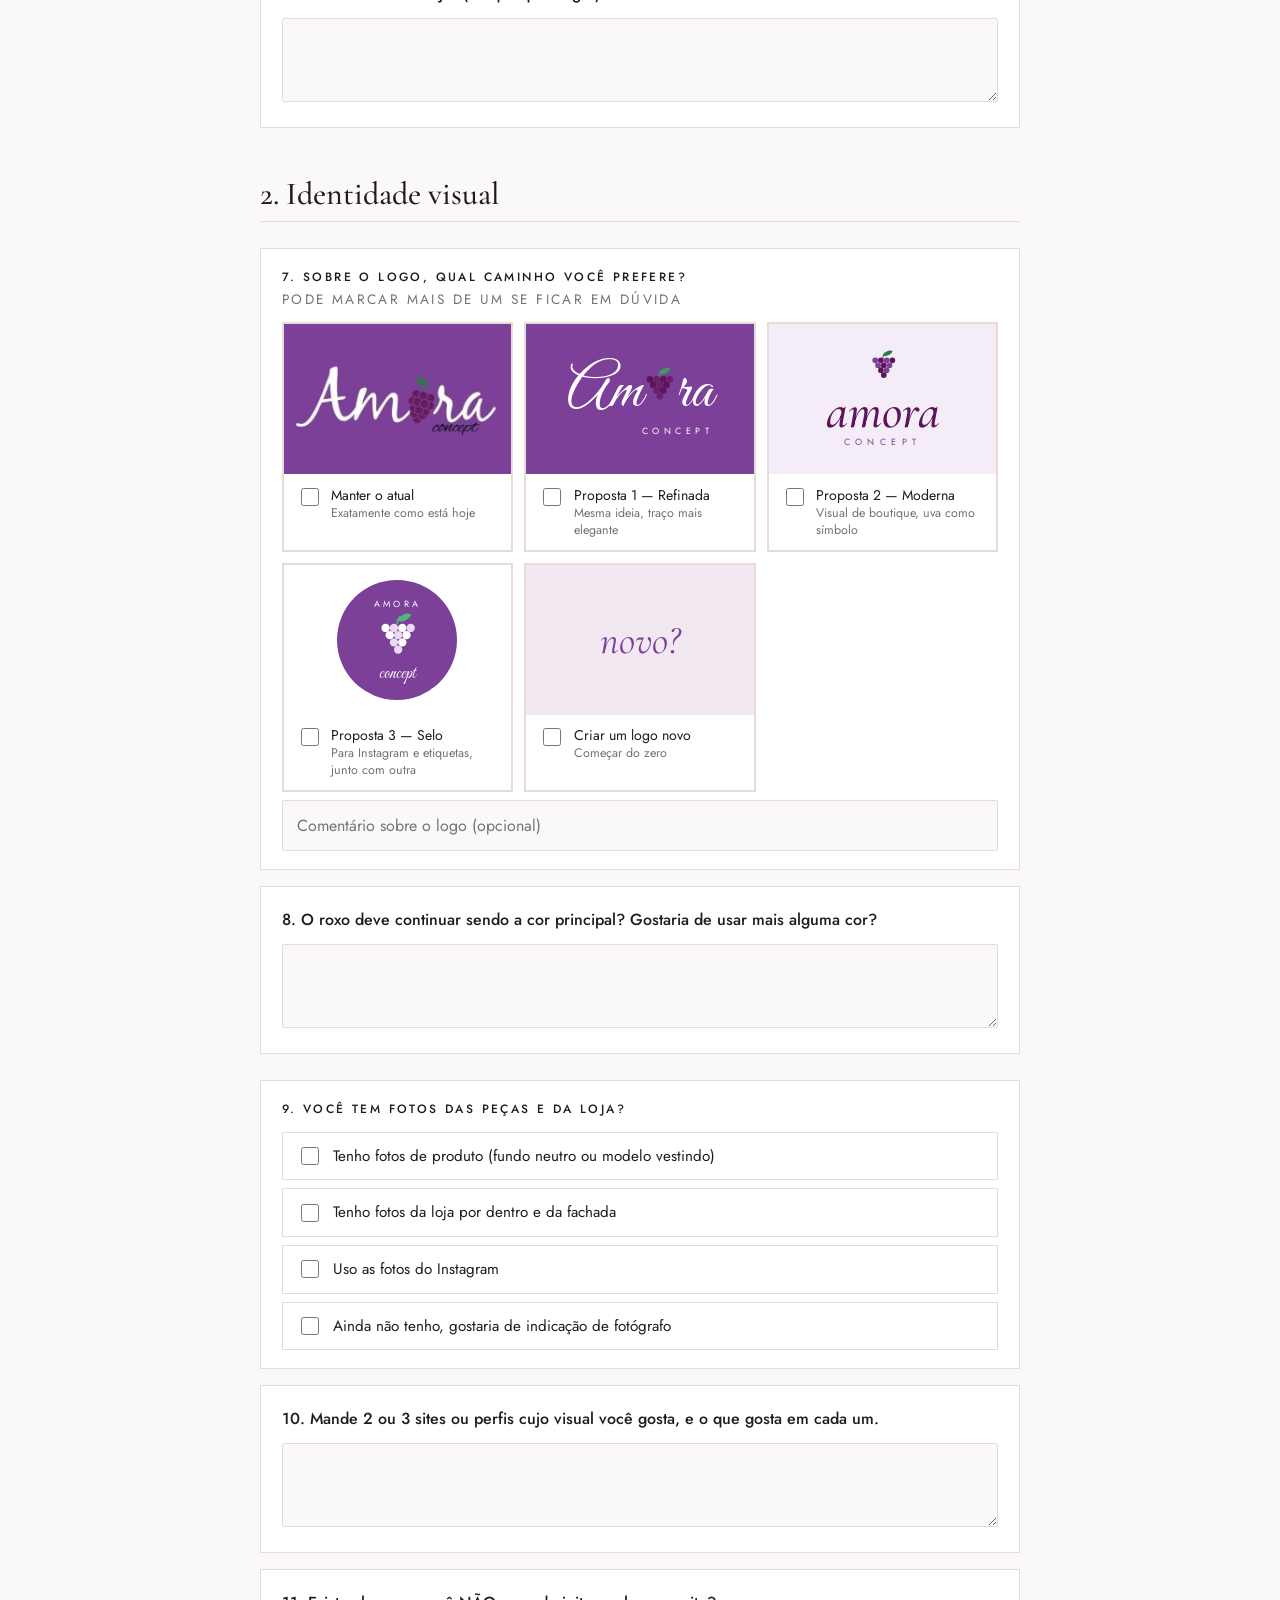
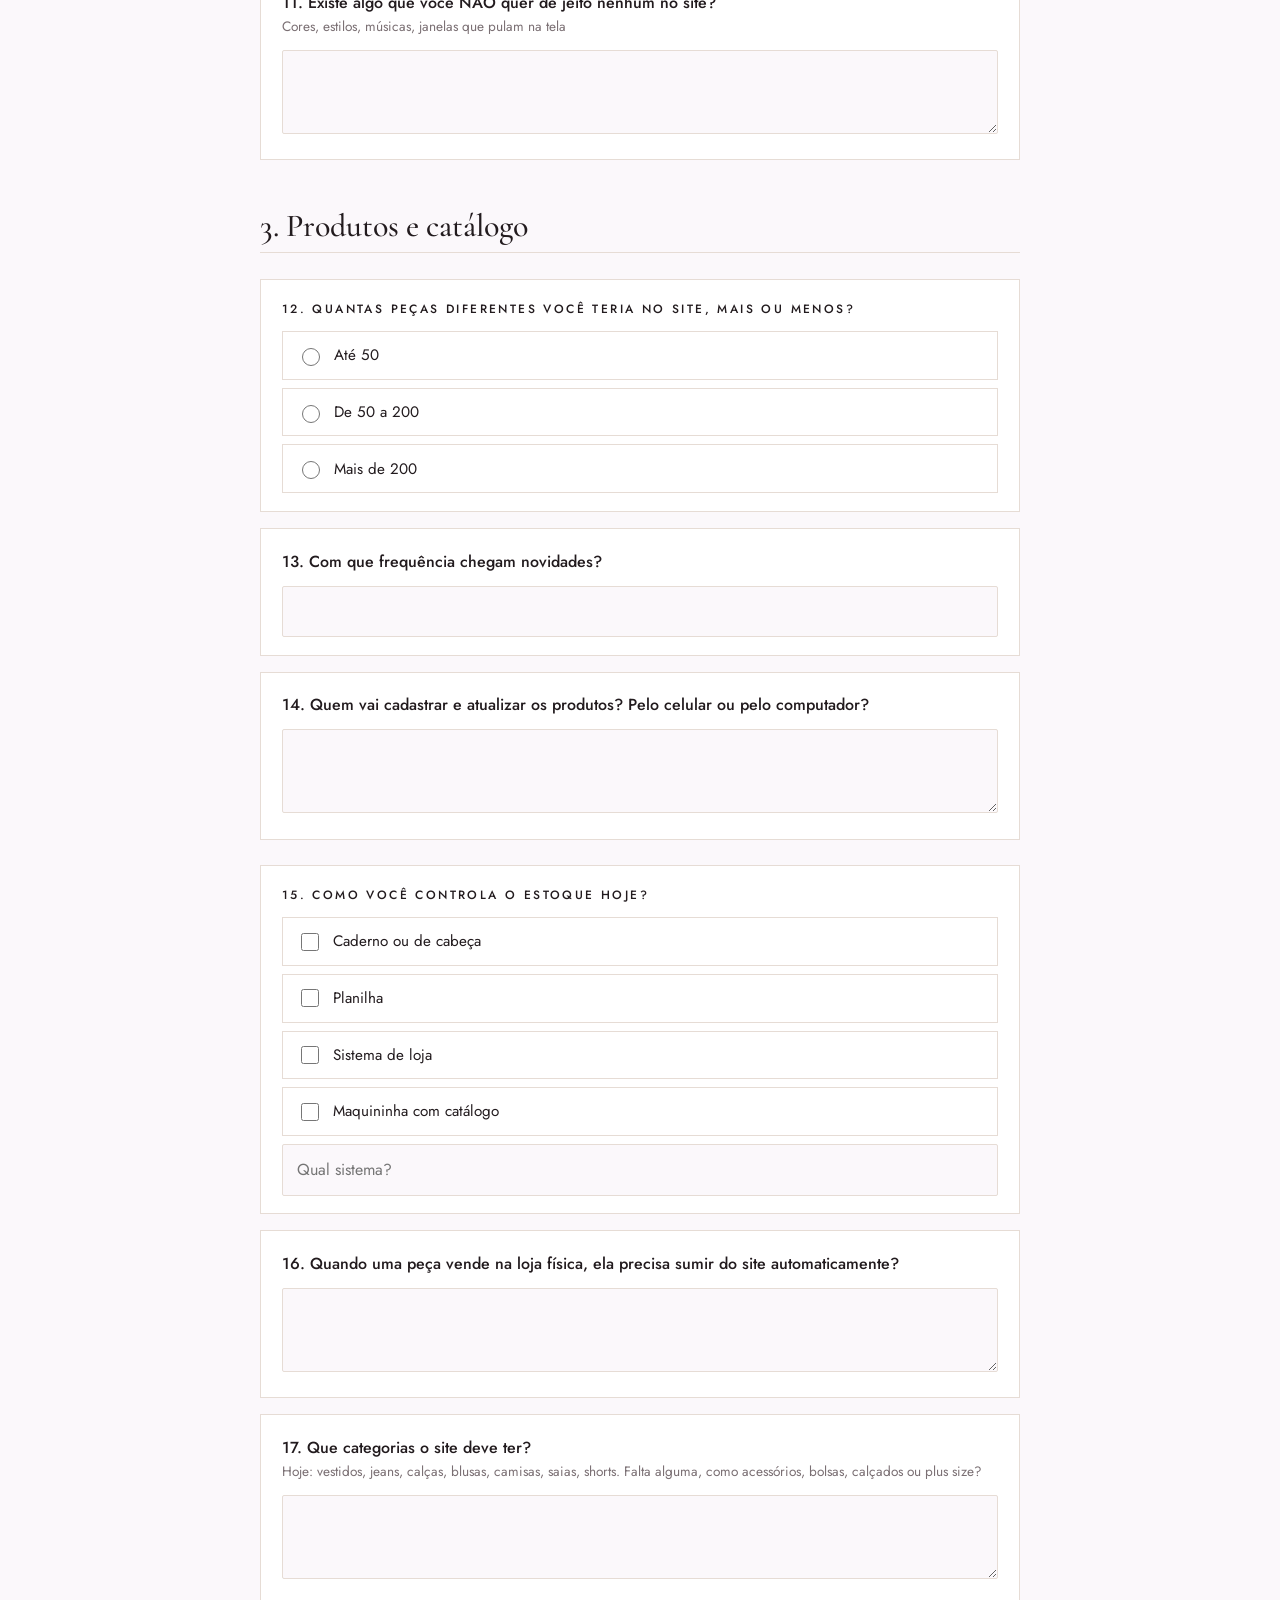
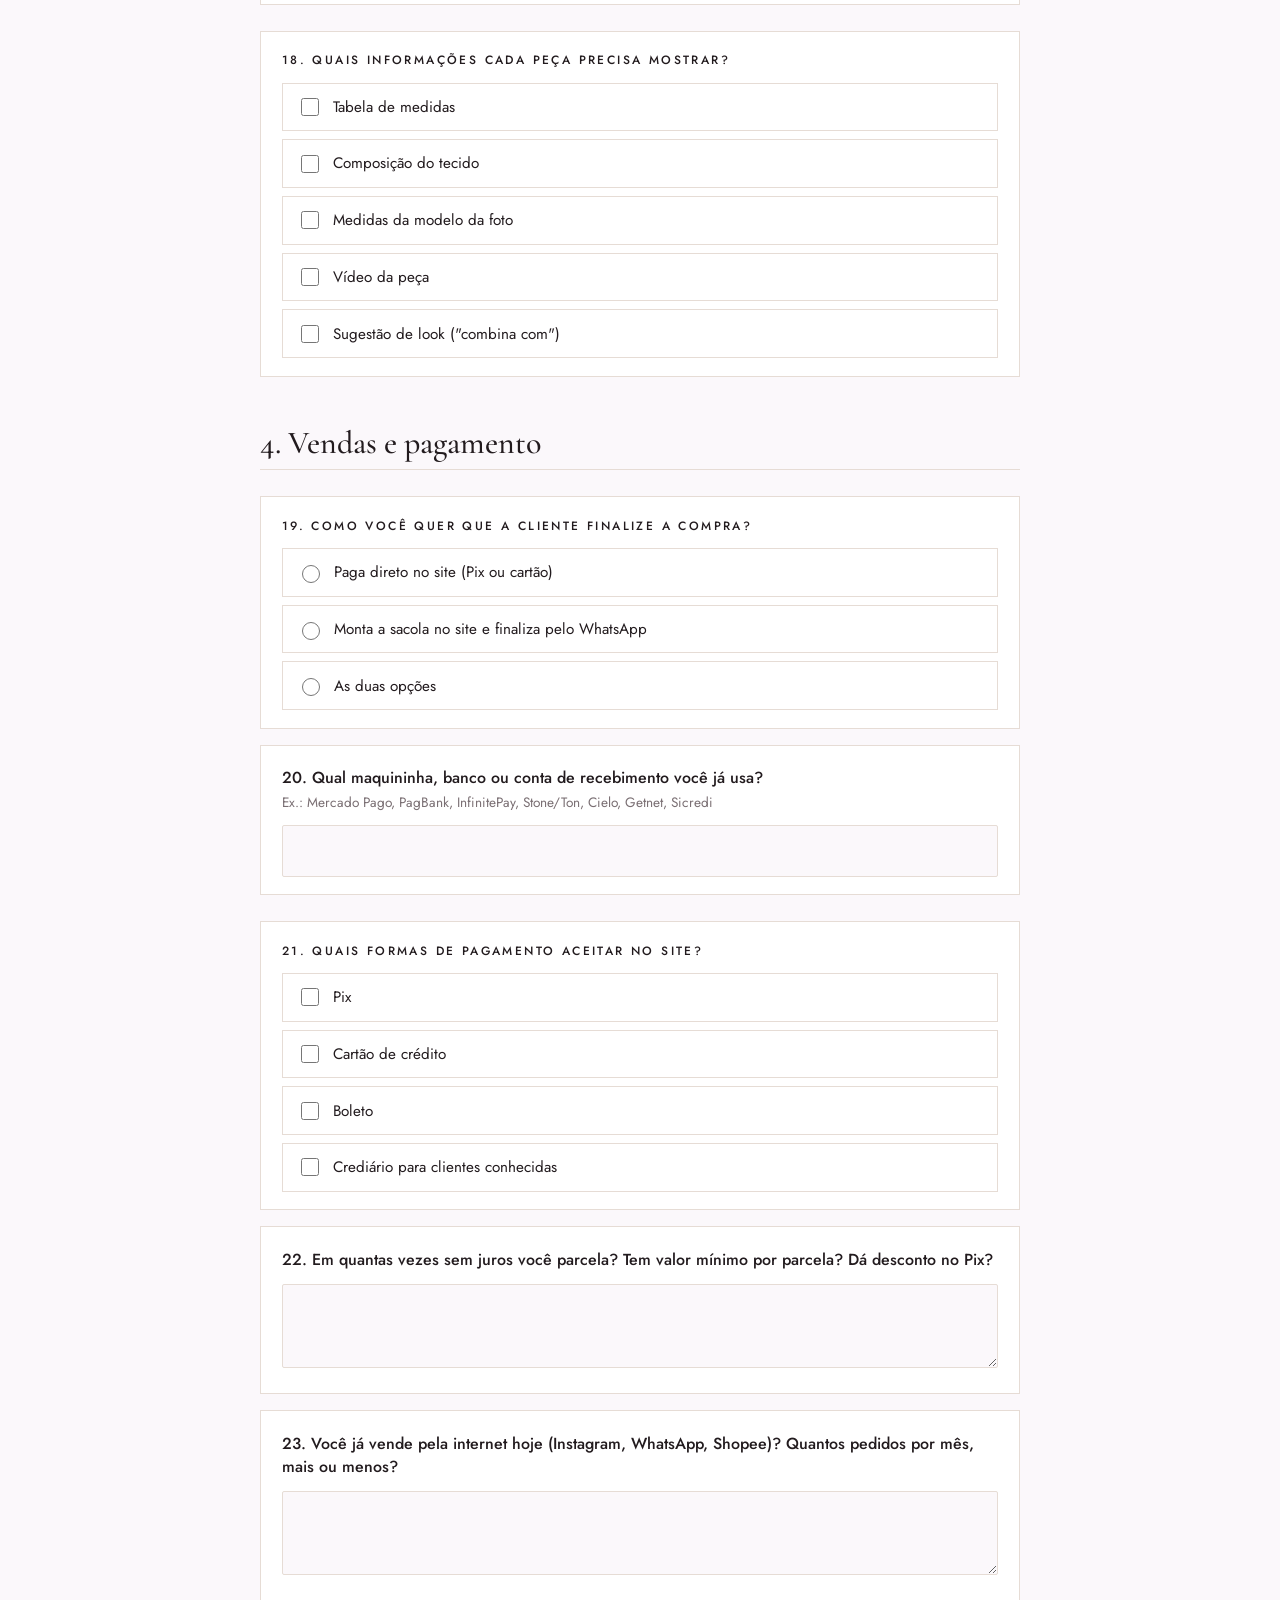
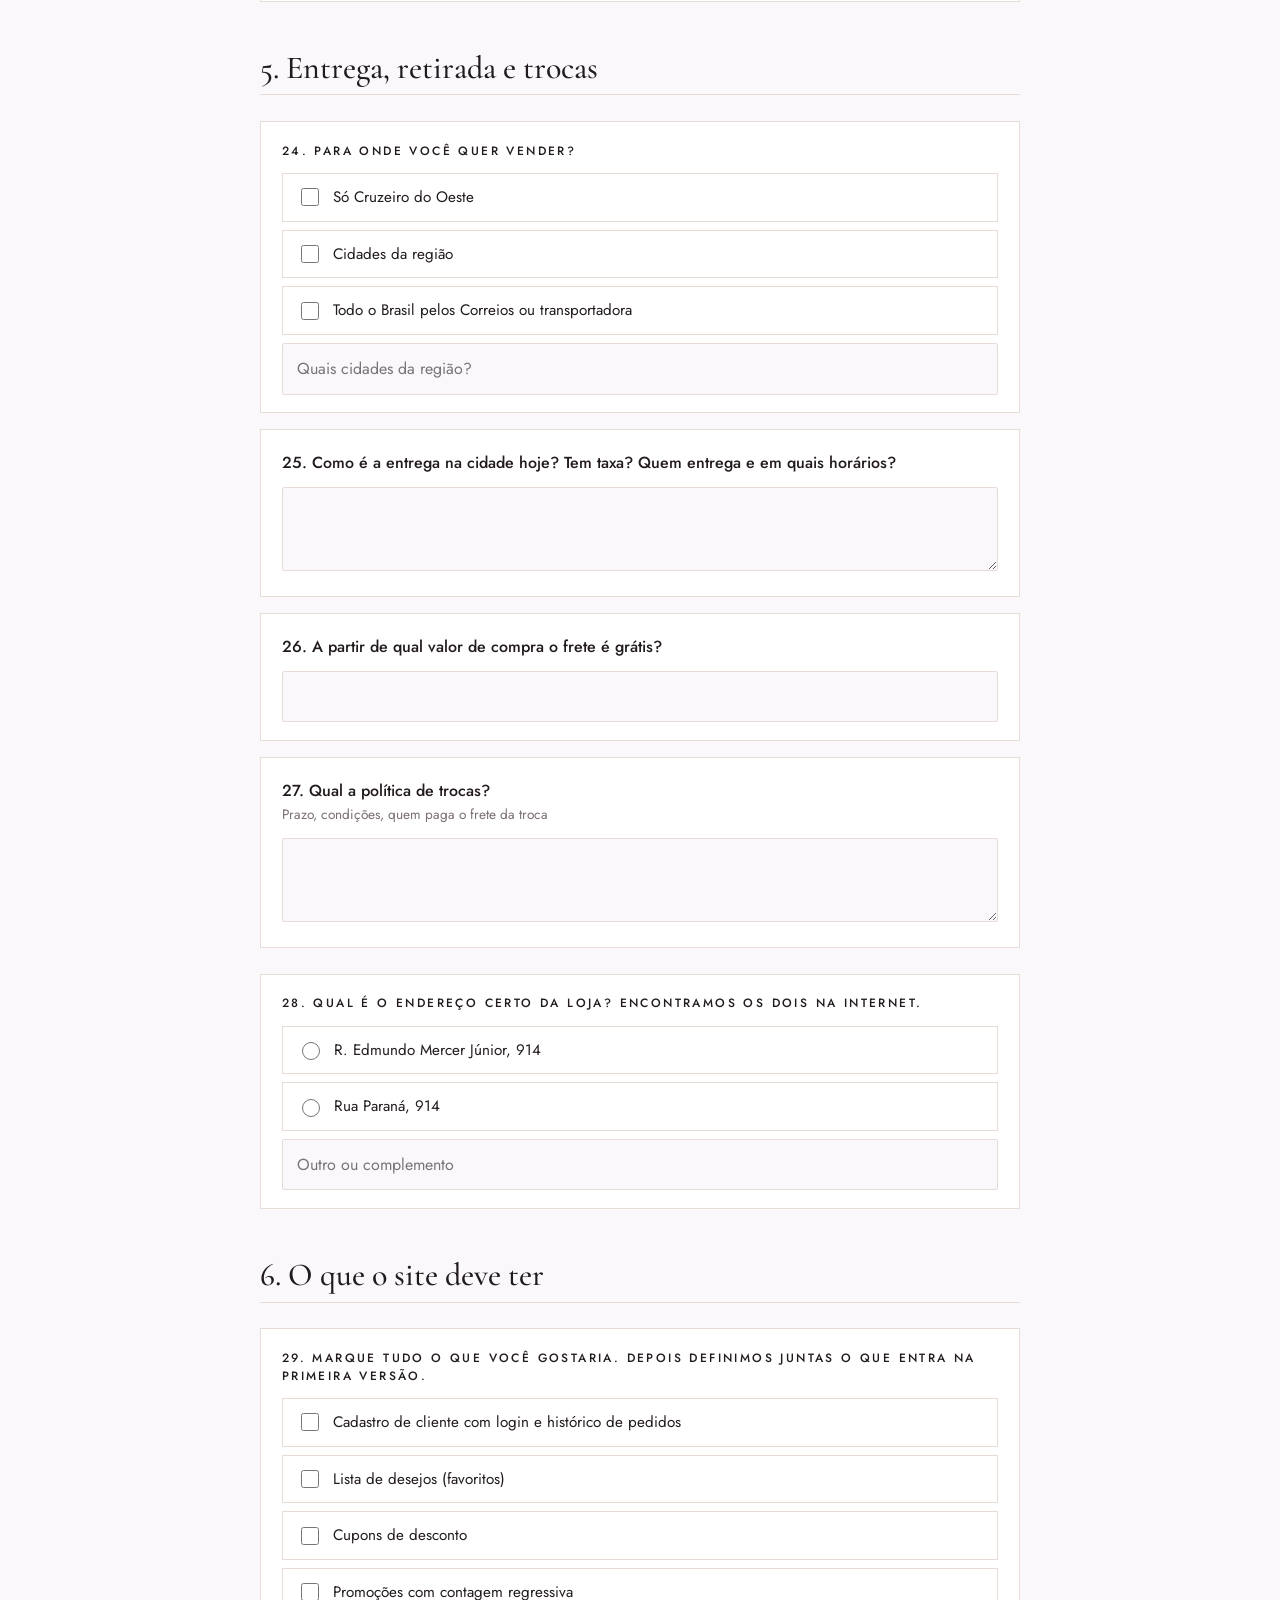
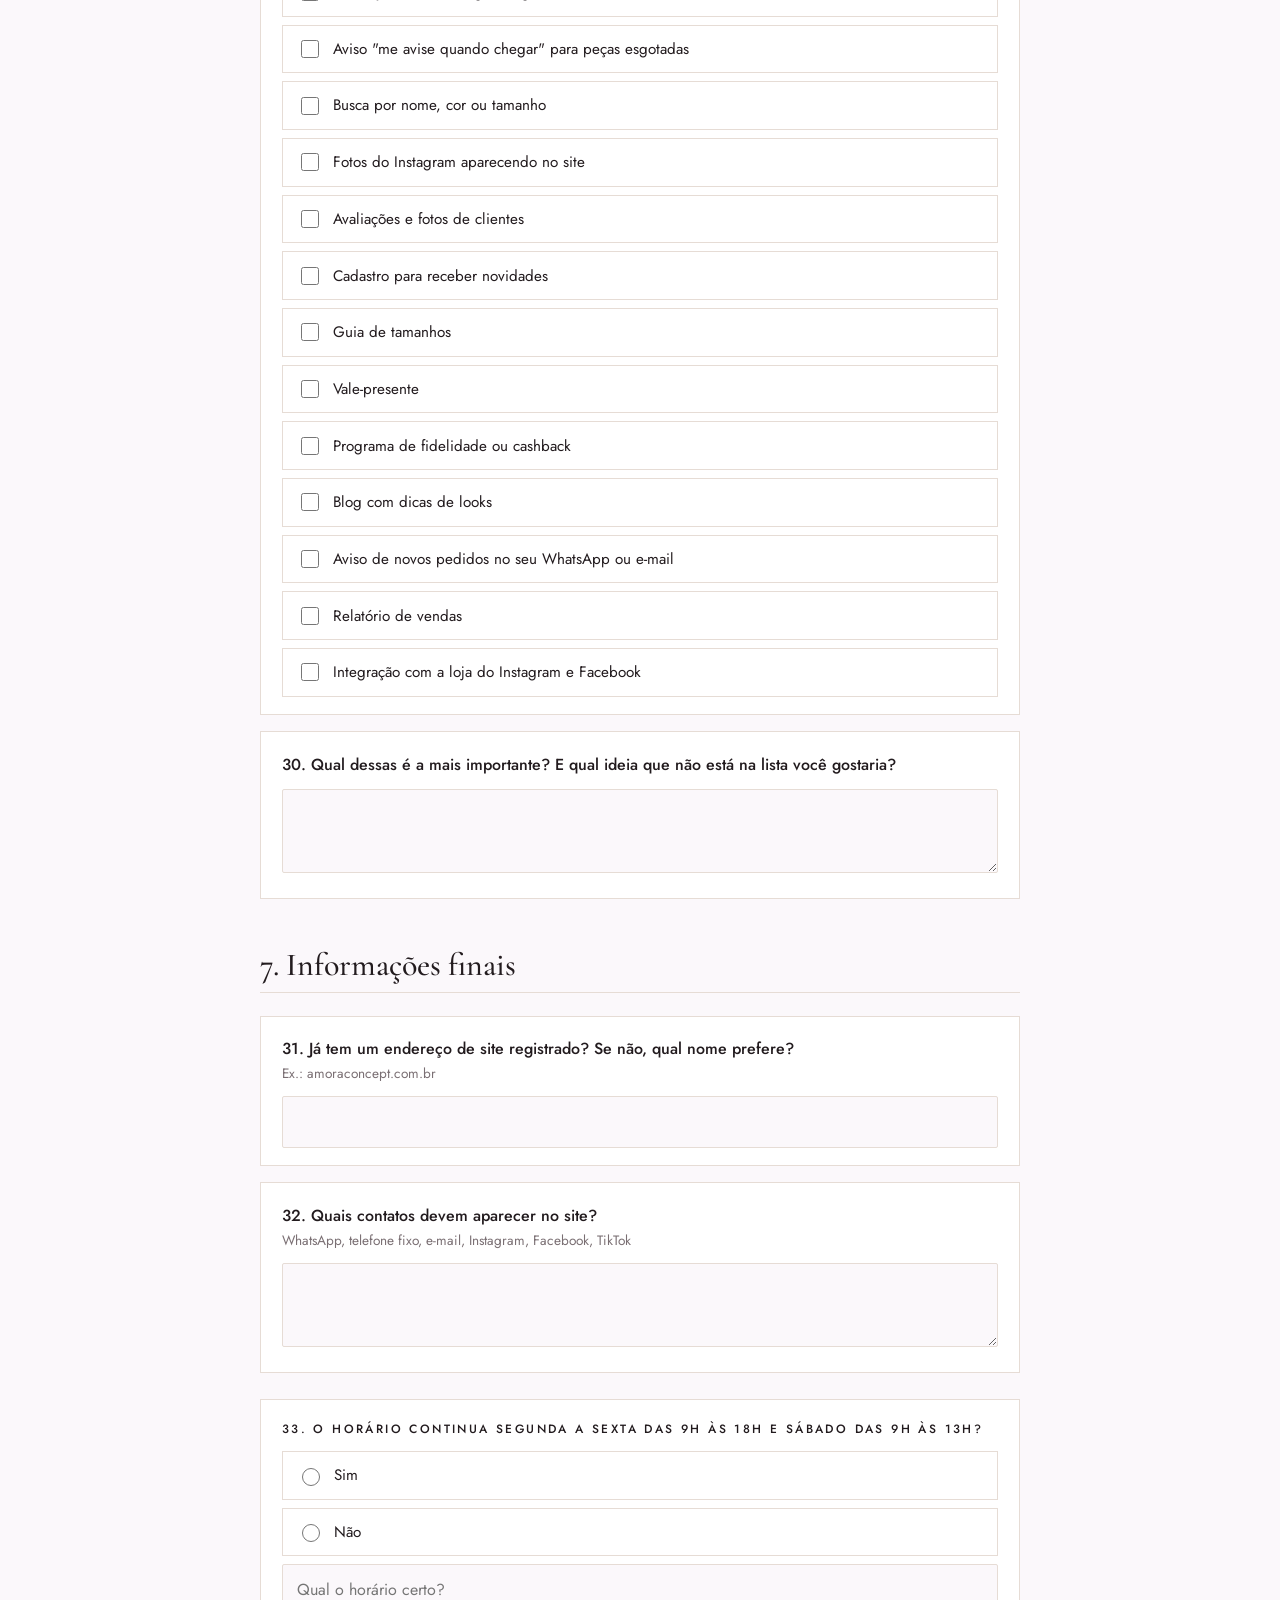
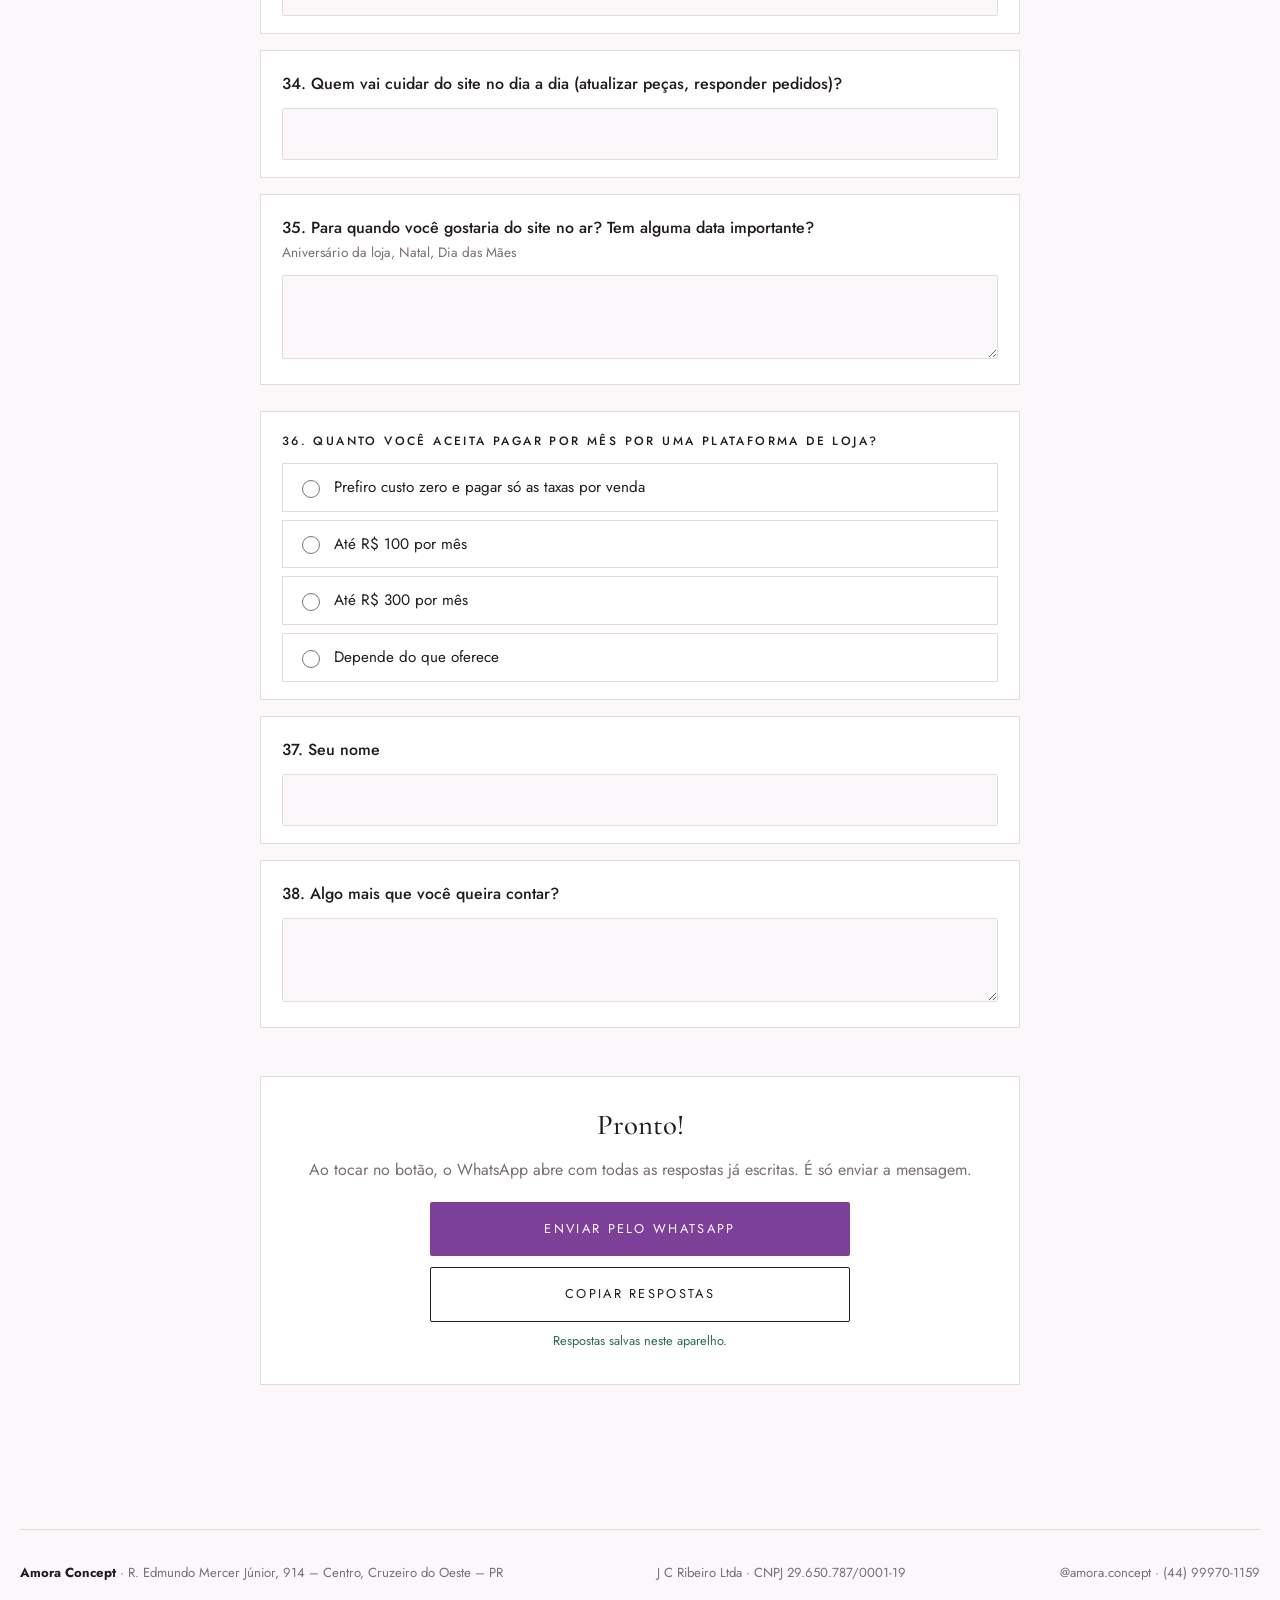
<file: amora/questionario.html>
<!DOCTYPE html>
<html lang="pt-BR">
<head>
  <meta charset="UTF-8">
  <meta name="viewport" content="width=device-width, initial-scale=1.0">
  <meta name="robots" content="noindex, nofollow">
  <title>Questionário do site | Amora Concept</title>
  <meta name="theme-color" content="#7c4098">
  <link rel="icon" href="assets/img/favicon.svg" type="image/svg+xml">
  <link rel="apple-touch-icon" href="assets/img/apple-touch-icon.png">
  <link rel="preconnect" href="https://fonts.googleapis.com">
  <link rel="preconnect" href="https://fonts.gstatic.com" crossorigin>
  <link href="https://fonts.googleapis.com/css2?family=Cormorant+Garamond:ital,wght@0,500;1,500&family=Great+Vibes&family=Jost:wght@300;400;500&display=swap" rel="stylesheet">
  <link rel="stylesheet" href="assets/css/style.css">
  <style>
    .q-wrap { width: min(760px, 100% - 2.5rem); margin: 0 auto; padding: 3rem 0 6rem; }
    .q-intro { text-align: center; margin-bottom: 2.5rem; }
    .q-intro p { color: var(--cinza); }
    .q-progresso { position: sticky; top: 76px; z-index: 40; background: var(--creme); padding: .8rem 0; border-bottom: 1px solid var(--linha); margin-bottom: 1.5rem; }
    .q-barra { height: 6px; background: var(--nude); border-radius: 3px; overflow: hidden; }
    .q-barra span { display: block; height: 100%; width: 0; background: var(--amora); transition: width .3s; }
    .q-progresso small { display: block; margin-top: .4rem; font-size: .8rem; color: var(--cinza); }
    .q-secao { margin-top: 3rem; }
    .q-secao h2 { font-size: 2rem; border-bottom: 1px solid var(--linha); padding-bottom: .6rem; margin-bottom: 1.4rem; }
    .q-item { background: #fff; border: 1px solid var(--linha); padding: 1.3rem 1.3rem 1.1rem; margin-bottom: 1rem; }
    .q-item > legend, .q-item > label.q-titulo { display: block; font-weight: 500; margin-bottom: .8rem; line-height: 1.45; padding: 0; float: left; width: 100%; }
    .q-item .q-dica { display: block; font-weight: 400; font-size: .85rem; color: var(--cinza); margin-top: .2rem; }
    .q-item textarea, .q-item input[type=text] { clear: both; width: 100%; font: inherit; font-size: 16px; border: 1px solid var(--linha); border-radius: var(--raio); padding: .75rem .9rem; background: var(--creme); color: var(--tinta); }
    .q-item textarea { min-height: 84px; resize: vertical; }
    .q-item textarea:focus, .q-item input:focus { outline: 2px solid var(--amora); outline-offset: 1px; }
    .q-opcoes { clear: both; display: grid; gap: .5rem; }
    .q-opcoes label { display: flex; gap: .7rem; align-items: center; border: 1px solid var(--linha); padding: .7rem .9rem; cursor: pointer; min-height: 44px; font-size: .95rem; }
    .q-opcoes label:has(input:checked) { border-color: var(--amora); background: #f7f0fa; }
    .q-opcoes input { width: 18px; height: 18px; accent-color: var(--amora); flex: none; }
    .q-outro { margin-top: .5rem; }
    .q-logos { clear: both; display: grid; grid-template-columns: repeat(auto-fit, minmax(200px, 1fr)); gap: .7rem; }
    .q-logos label { display: flex; flex-direction: column; border: 2px solid var(--linha); cursor: pointer; background: #fff; }
    .q-logos label:has(input:checked) { border-color: var(--amora); }
    .q-logos .arte { height: 150px; display: grid; place-items: center; overflow: hidden; }
    .q-logos .legenda { display: flex; gap: .6rem; align-items: flex-start; padding: .7rem .8rem; font-size: .88rem; line-height: 1.35; }
    .q-logos .legenda input { margin-top: .15rem; width: 18px; height: 18px; accent-color: var(--amora); flex: none; }
    .q-logos small { display: block; color: var(--cinza); font-size: .78rem; }
    .q-enviar { margin-top: 3rem; background: #fff; border: 1px solid var(--linha); padding: 2rem; text-align: center; }
    .q-enviar .btn { width: 100%; max-width: 420px; }
    .q-enviar .linha-botoes { display: flex; flex-direction: column; align-items: center; gap: .7rem; margin-top: 1.2rem; }
    .q-salvo { font-size: .8rem; color: var(--ok); min-height: 1.2em; margin-top: .6rem; }
    .grape-mini { width: 46px; height: 56px; }
  </style>
</head>
<body data-pagina="questionario">
  <div id="header"></div>

  <main class="q-wrap">
    <div class="q-intro">
      <p class="eyebrow">Questionário do site</p>
      <h1 style="font-size: clamp(2.2rem, 5vw, 3.4rem)">Vamos deixar o site com a sua cara</h1>
      <p>São perguntas rápidas sobre a loja, os produtos e como você quer vender. Leva cerca de 15 minutos. Pode deixar em branco o que não souber.</p>
      <p>Suas respostas ficam salvas neste aparelho enquanto você preenche. No final, toque em <strong>Enviar pelo WhatsApp</strong>.</p>
    </div>

    <div class="q-progresso" aria-live="polite">
      <div class="q-barra"><span id="barra"></span></div>
      <small id="progresso-texto">0 de 0 respondidas</small>
    </div>

    <form id="questionario" novalidate></form>

    <div class="q-enviar">
      <h2 style="font-size: 1.8rem">Pronto!</h2>
      <p class="muted">Ao tocar no botão, o WhatsApp abre com todas as respostas já escritas. É só enviar a mensagem.</p>
      <div class="linha-botoes">
        <button class="btn btn-amora" type="button" id="enviar">Enviar pelo WhatsApp</button>
        <button class="btn btn-claro" type="button" id="copiar">Copiar respostas</button>
        <a id="link-whats" class="link-seta" href="#" target="_blank" rel="noopener" hidden>Se o WhatsApp não abriu, toque aqui</a>
      </div>
      <div class="q-salvo" id="status"></div>
    </div>
  </main>

  <div id="footer"></div>

  <script src="data/config.js"></script>
  <script src="data/produtos.js"></script>
  <script src="assets/js/app.js"></script>
  <script>
  {
    const DESTINO = "5544991074598";
    const CHAVE = "amora_questionario";

    const uva = (folha, a, b) => `<svg viewBox="0 0 100 120" class="grape-mini" aria-hidden="true"><path d="M52 26 C58 8 76 2 88 8 C82 22 66 30 52 26 Z" fill="${folha}"/><path d="M50 34 C50 26 52 20 58 14" stroke="${folha}" stroke-width="4" fill="none" stroke-linecap="round"/>${[[20,44],[42,44],[64,44],[86,44],[31,63],[53,63],[75,63],[42,82],[64,82],[53,101]].map(([x,y],i)=>`<circle cx="${x}" cy="${y}" r="11" fill="${i%2?b:a}"/>`).join("")}</svg>`;

    const LOGOS = [
      { v: "Manter o logo atual", t: "Manter o atual", d: "Exatamente como está hoje",
        arte: `<div class="arte" style="background:#7c4098"><img src="assets/img/logo-horizontal.jpg" alt="" style="width:92%"></div>` },
      { v: "Proposta 1 — Refinada", t: "Proposta 1 — Refinada", d: "Mesma ideia, traço mais elegante",
        arte: `<div class="arte" style="background:#7c4098"><div style="text-align:right"><div style="display:flex;align-items:flex-end;font-family:'Great Vibes',cursive;font-size:62px;line-height:.9;color:#fff">Am<span style="display:inline-block;width:30px;margin:0 1px 4px">${uva("#3e9a5f","#5c155b","#6b2069").replace('class="grape-mini"','style="width:30px;height:36px"')}</span>ra</div><div style="font-size:9px;letter-spacing:.5em;color:#fff;margin-top:3px">CONCEPT</div></div></div>` },
      { v: "Proposta 2 — Moderna", t: "Proposta 2 — Moderna", d: "Visual de boutique, uva como símbolo",
        arte: `<div class="arte" style="background:#f4ecf6"><div style="text-align:center">${uva("#2a7a47","#7c4098","#5c155b").replace('class="grape-mini"','style="width:26px;height:31px"')}<div style="font-family:'Cormorant Garamond',serif;font-style:italic;font-weight:500;font-size:50px;line-height:.95;color:#5c155b">amora</div><div style="font-size:9px;letter-spacing:.6em;color:#7c4098">CONCEPT</div></div></div>` },
      { v: "Proposta 3 — Selo (junto com outra)", t: "Proposta 3 — Selo", d: "Para Instagram e etiquetas, junto com outra",
        arte: `<div class="arte" style="background:#fff"><div style="width:120px;height:120px;border-radius:50%;background:#7c4098;display:grid;place-items:center;text-align:center;color:#fff"><div><div style="font-size:9px;letter-spacing:.35em">AMORA</div>${uva("#4fb57a","#ffffff","#ead9f2").replace('class="grape-mini"','style="width:38px;height:46px"')}<div style="font-family:'Great Vibes',cursive;font-size:18px;line-height:1">concept</div></div></div></div>` },
      { v: "Criar um logo totalmente novo", t: "Criar um logo novo", d: "Começar do zero",
        arte: `<div class="arte" style="background:var(--nude);font-family:'Cormorant Garamond',serif;font-style:italic;font-size:40px;color:#7c4098">novo?</div>` }
    ];

    const SECOES = [
      { titulo: "1. Sobre a loja e a marca", perguntas: [
        { id: "historia", tipo: "texto", p: "Como e quando a Amora Concept começou? Por que o nome \"Amora\"?" },
        { id: "cliente", tipo: "texto", p: "Quem é a sua cliente?", dica: "Faixa de idade, estilo, profissão, cidades onde mora" },
        { id: "diferencial", tipo: "texto", p: "O que faz uma cliente escolher a Amora e não outra loja?" },
        { id: "palavras", tipo: "linha", p: "Quais 3 palavras descrevem a loja?", dica: "Ex.: elegante, acessível, moderna, aconchegante" },
        { id: "precos", tipo: "linha", p: "Qual a faixa de preço das peças?", dica: "Da mais barata à mais cara" },
        { id: "admira", tipo: "texto", p: "Quais marcas ou lojas (de qualquer lugar) você admira?" }
      ]},
      { titulo: "2. Identidade visual", perguntas: [
        { id: "logo", tipo: "logos", p: "Sobre o logo, qual caminho você prefere?", dica: "Pode marcar mais de um se ficar em dúvida" },
        { id: "cores", tipo: "texto", p: "O roxo deve continuar sendo a cor principal? Gostaria de usar mais alguma cor?" },
        { id: "fotos", tipo: "multi", p: "Você tem fotos das peças e da loja?", ops: ["Tenho fotos de produto (fundo neutro ou modelo vestindo)", "Tenho fotos da loja por dentro e da fachada", "Uso as fotos do Instagram", "Ainda não tenho, gostaria de indicação de fotógrafo"] },
        { id: "referencias", tipo: "texto", p: "Mande 2 ou 3 sites ou perfis cujo visual você gosta, e o que gosta em cada um." },
        { id: "nao_quer", tipo: "texto", p: "Existe algo que você NÃO quer de jeito nenhum no site?", dica: "Cores, estilos, músicas, janelas que pulam na tela" }
      ]},
      { titulo: "3. Produtos e catálogo", perguntas: [
        { id: "qtd_pecas", tipo: "unica", p: "Quantas peças diferentes você teria no site, mais ou menos?", ops: ["Até 50", "De 50 a 200", "Mais de 200"] },
        { id: "novidades", tipo: "linha", p: "Com que frequência chegam novidades?" },
        { id: "quem_cadastra", tipo: "texto", p: "Quem vai cadastrar e atualizar os produtos? Pelo celular ou pelo computador?" },
        { id: "estoque", tipo: "multi", p: "Como você controla o estoque hoje?", ops: ["Caderno ou de cabeça", "Planilha", "Sistema de loja", "Maquininha com catálogo"], outro: "Qual sistema?" },
        { id: "estoque_integrado", tipo: "texto", p: "Quando uma peça vende na loja física, ela precisa sumir do site automaticamente?" },
        { id: "categorias", tipo: "texto", p: "Que categorias o site deve ter?", dica: "Hoje: vestidos, jeans, calças, blusas, camisas, saias, shorts. Falta alguma, como acessórios, bolsas, calçados ou plus size?" },
        { id: "info_peca", tipo: "multi", p: "Quais informações cada peça precisa mostrar?", ops: ["Tabela de medidas", "Composição do tecido", "Medidas da modelo da foto", "Vídeo da peça", "Sugestão de look (\"combina com\")"] }
      ]},
      { titulo: "4. Vendas e pagamento", perguntas: [
        { id: "finalizar", tipo: "unica", p: "Como você quer que a cliente finalize a compra?", ops: ["Paga direto no site (Pix ou cartão)", "Monta a sacola no site e finaliza pelo WhatsApp", "As duas opções"] },
        { id: "instituicao", tipo: "linha", p: "Qual maquininha, banco ou conta de recebimento você já usa?", dica: "Ex.: Mercado Pago, PagBank, InfinitePay, Stone/Ton, Cielo, Getnet, Sicredi" },
        { id: "formas", tipo: "multi", p: "Quais formas de pagamento aceitar no site?", ops: ["Pix", "Cartão de crédito", "Boleto", "Crediário para clientes conhecidas"] },
        { id: "parcelas", tipo: "texto", p: "Em quantas vezes sem juros você parcela? Tem valor mínimo por parcela? Dá desconto no Pix?" },
        { id: "vende_online", tipo: "texto", p: "Você já vende pela internet hoje (Instagram, WhatsApp, Shopee)? Quantos pedidos por mês, mais ou menos?" }
      ]},
      { titulo: "5. Entrega, retirada e trocas", perguntas: [
        { id: "alcance", tipo: "multi", p: "Para onde você quer vender?", ops: ["Só Cruzeiro do Oeste", "Cidades da região", "Todo o Brasil pelos Correios ou transportadora"], outro: "Quais cidades da região?" },
        { id: "entrega_local", tipo: "texto", p: "Como é a entrega na cidade hoje? Tem taxa? Quem entrega e em quais horários?" },
        { id: "frete_gratis", tipo: "linha", p: "A partir de qual valor de compra o frete é grátis?" },
        { id: "trocas", tipo: "texto", p: "Qual a política de trocas?", dica: "Prazo, condições, quem paga o frete da troca" },
        { id: "endereco", tipo: "unica", p: "Qual é o endereço certo da loja? Encontramos os dois na internet.", ops: ["R. Edmundo Mercer Júnior, 914", "Rua Paraná, 914"], outro: "Outro ou complemento" }
      ]},
      { titulo: "6. O que o site deve ter", perguntas: [
        { id: "funcoes", tipo: "multi", p: "Marque tudo o que você gostaria. Depois definimos juntas o que entra na primeira versão.", ops: ["Cadastro de cliente com login e histórico de pedidos", "Lista de desejos (favoritos)", "Cupons de desconto", "Promoções com contagem regressiva", "Aviso \"me avise quando chegar\" para peças esgotadas", "Busca por nome, cor ou tamanho", "Fotos do Instagram aparecendo no site", "Avaliações e fotos de clientes", "Cadastro para receber novidades", "Guia de tamanhos", "Vale-presente", "Programa de fidelidade ou cashback", "Blog com dicas de looks", "Aviso de novos pedidos no seu WhatsApp ou e-mail", "Relatório de vendas", "Integração com a loja do Instagram e Facebook"] },
        { id: "prioridade", tipo: "texto", p: "Qual dessas é a mais importante? E qual ideia que não está na lista você gostaria?" }
      ]},
      { titulo: "7. Informações finais", perguntas: [
        { id: "dominio", tipo: "linha", p: "Já tem um endereço de site registrado? Se não, qual nome prefere?", dica: "Ex.: amoraconcept.com.br" },
        { id: "contatos", tipo: "texto", p: "Quais contatos devem aparecer no site?", dica: "WhatsApp, telefone fixo, e-mail, Instagram, Facebook, TikTok" },
        { id: "horarios", tipo: "unica", p: "O horário continua segunda a sexta das 9h às 18h e sábado das 9h às 13h?", ops: ["Sim", "Não"], outro: "Qual o horário certo?" },
        { id: "quem_cuida", tipo: "linha", p: "Quem vai cuidar do site no dia a dia (atualizar peças, responder pedidos)?" },
        { id: "prazo", tipo: "texto", p: "Para quando você gostaria do site no ar? Tem alguma data importante?", dica: "Aniversário da loja, Natal, Dia das Mães" },
        { id: "orcamento", tipo: "unica", p: "Quanto você aceita pagar por mês por uma plataforma de loja?", ops: ["Prefiro custo zero e pagar só as taxas por venda", "Até R$ 100 por mês", "Até R$ 300 por mês", "Depende do que oferece"] },
        { id: "nome", tipo: "linha", p: "Seu nome" },
        { id: "mais", tipo: "texto", p: "Algo mais que você queira contar?" }
      ]}
    ];

    const esc = (s) => String(s).replace(/[&<>"']/g, (c) => ({ "&": "&amp;", "<": "&lt;", ">": "&gt;", '"': "&quot;", "'": "&#39;" }[c]));
    const form = document.getElementById("questionario");
    let n = 0;

    form.innerHTML = SECOES.map((s) => `<section class="q-secao"><h2>${esc(s.titulo)}</h2>${s.perguntas.map((q) => {
      n++;
      const titulo = `${n}. ${esc(q.p)}${q.dica ? `<span class="q-dica">${esc(q.dica)}</span>` : ""}`;
      const outro = q.outro ? `<input type="text" class="q-outro" name="${q.id}__outro" placeholder="${esc(q.outro)}">` : "";
      if (q.tipo === "texto") return `<div class="q-item"><label class="q-titulo" for="${q.id}">${titulo}</label><textarea id="${q.id}" name="${q.id}"></textarea></div>`;
      if (q.tipo === "linha") return `<div class="q-item"><label class="q-titulo" for="${q.id}">${titulo}</label><input type="text" id="${q.id}" name="${q.id}"></div>`;
      if (q.tipo === "logos") return `<fieldset class="q-item"><legend>${titulo}</legend><div class="q-logos">${LOGOS.map((l) => `<label>${l.arte}<span class="legenda"><input type="checkbox" name="${q.id}" value="${esc(l.v)}"><span>${esc(l.t)}<small>${esc(l.d)}</small></span></span></label>`).join("")}</div><input type="text" class="q-outro" name="${q.id}__outro" placeholder="Comentário sobre o logo (opcional)"></fieldset>`;
      const tipoInput = q.tipo === "unica" ? "radio" : "checkbox";
      return `<fieldset class="q-item"><legend>${titulo}</legend><div class="q-opcoes">${q.ops.map((o) => `<label><input type="${tipoInput}" name="${q.id}" value="${esc(o)}"> ${esc(o)}</label>`).join("")}</div>${outro}</fieldset>`;
    }).join("")}</section>`).join("");

    const todas = SECOES.flatMap((s) => s.perguntas);

    function respostas() {
      const fd = new FormData(form);
      const r = {};
      todas.forEach((q) => {
        const vals = fd.getAll(q.id).map((v) => String(v).trim()).filter(Boolean);
        const o = String(fd.get(q.id + "__outro") || "").trim();
        if (o) vals.push(q.tipo === "logos" ? "Comentário: " + o : o);
        r[q.id] = vals;
      });
      return r;
    }

    function atualizar() {
      const r = respostas();
      const feitas = todas.filter((q) => r[q.id].length).length;
      document.getElementById("barra").style.width = (feitas / todas.length * 100) + "%";
      document.getElementById("progresso-texto").textContent = `${feitas} de ${todas.length} respondidas`;
      try { localStorage.setItem(CHAVE, JSON.stringify(r)); document.getElementById("status").textContent = "Respostas salvas neste aparelho."; } catch (e) {}
    }

    function restaurar() {
      let r; try { r = JSON.parse(localStorage.getItem(CHAVE)); } catch (e) {}
      if (!r) return;
      todas.forEach((q) => {
        const vals = r[q.id] || [];
        const campos = form.querySelectorAll(`[name="${q.id}"]`);
        const outro = form.querySelector(`[name="${q.id}__outro"]`);
        if (q.tipo === "texto" || q.tipo === "linha") { if (campos[0]) campos[0].value = vals[0] || ""; return; }
        const usados = new Set();
        campos.forEach((c) => { if (vals.includes(c.value)) { c.checked = true; usados.add(c.value); } });
        const resto = vals.filter((v) => !usados.has(v)).map((v) => v.replace(/^Comentário: /, ""));
        if (outro && resto.length) outro.value = resto.join("; ");
      });
    }

    function textoFinal() {
      const r = respostas();
      const linhas = ["*Questionário do site — Amora Concept*"];
      let i = 0;
      SECOES.forEach((s) => {
        linhas.push("", `*${s.titulo}*`);
        s.perguntas.forEach((q) => {
          i++;
          linhas.push(`${i}. ${q.p}`, `→ ${r[q.id].length ? r[q.id].join("; ") : "(sem resposta)"}`);
        });
      });
      return linhas.join("\n");
    }

    form.addEventListener("input", atualizar);
    form.addEventListener("change", atualizar);

    document.getElementById("enviar").addEventListener("click", () => {
      const url = `https://wa.me/${DESTINO}?text=${encodeURIComponent(textoFinal())}`;
      const link = document.getElementById("link-whats");
      link.href = url; link.hidden = false;
      try { window.open(url, "_blank", "noopener"); } catch (e) {}
    });

    document.getElementById("copiar").addEventListener("click", async () => {
      const st = document.getElementById("status");
      try { await navigator.clipboard.writeText(textoFinal()); st.textContent = "Respostas copiadas. Cole numa conversa do WhatsApp."; }
      catch (e) { st.textContent = "Não foi possível copiar automaticamente neste aparelho."; }
    });

    restaurar();
    atualizar();
  }
  </script>
</body>
</html>
</file>
<file: amora/assets/css/style.css>
/* ===== Amora Concept — estilos ===== */
:root {
  --amora: #7c4098;        /* roxo do logo */
  --amora-escuro: #5c155b; /* cor da uva do logo */
  --folha: #2a7a47;        /* folha do logo */
  --rose: #e4d3ec;
  --nude: #f1e8f2;
  --creme: #fbf8fb;
  --tinta: #221b1e;
  --cinza: #7a6f73;
  --linha: #e6dcd5;
  --ok: #2f6b4f;
  --serif: "Cormorant Garamond", Georgia, serif;
  --sans: "Jost", "Helvetica Neue", Arial, sans-serif;
  --raio: 2px;
  --max: 1240px;
}

*, *::before, *::after { box-sizing: border-box; }
html { scroll-behavior: smooth; }
body {
  margin: 0; background: var(--creme); color: var(--tinta);
  font-family: var(--sans); font-size: 16px; line-height: 1.6;
  -webkit-font-smoothing: antialiased;
}
img { max-width: 100%; display: block; }
a { color: inherit; text-decoration: none; }
button { font: inherit; cursor: pointer; }
.container { width: min(var(--max), 100% - 2.5rem); margin-inline: auto; }
.sr-only { position: absolute; width: 1px; height: 1px; overflow: hidden; clip: rect(0 0 0 0); }

/* Tipografia */
h1, h2, h3 { font-family: var(--serif); font-weight: 500; line-height: 1.1; margin: 0 0 .5em; }
h1 { font-size: clamp(2.6rem, 6vw, 5.2rem); letter-spacing: -.01em; }
h2 { font-size: clamp(2rem, 3.6vw, 3rem); }
h3 { font-size: 1.5rem; }
.eyebrow { font-size: .75rem; letter-spacing: .28em; text-transform: uppercase; color: var(--amora); margin: 0 0 1rem; }
.muted { color: var(--cinza); }

/* Faixa de aviso */
.topbar { background: var(--amora-escuro); color: var(--creme); text-align: center; font-size: .8rem; letter-spacing: .08em; padding: .55rem 1rem; }

/* Cabeçalho */
.header { position: sticky; top: 0; z-index: 50; background: var(--amora); }
.header .container { display: flex; align-items: center; justify-content: space-between; height: 76px; gap: 1rem; }
.logo { display: block; line-height: 0; }
.logo img { height: 58px; width: auto; }
.header .nav, .header .icone-btn { color: #fff; }
.header .badge { background: var(--folha); }
.nav { display: flex; gap: 2rem; font-size: .85rem; letter-spacing: .12em; text-transform: uppercase; }
.nav a { padding: .4rem 0; border-bottom: 1px solid transparent; transition: border-color .2s; }
.nav a:hover, .nav a.ativo { border-color: #fff; }
.header-acoes { display: flex; align-items: center; gap: .5rem; }
.icone-btn { position: relative; background: none; border: 0; padding: .5rem; color: var(--tinta); display: inline-flex; }
.icone-btn svg { width: 22px; height: 22px; }
.badge { position: absolute; top: 0; right: -2px; background: var(--amora); color: #fff; font-size: .65rem; min-width: 18px; height: 18px; border-radius: 9px; display: grid; place-items: center; padding: 0 4px; }
.badge[data-zero="true"] { display: none; }
.menu-toggle { display: none; }

@media (max-width: 860px) {
  .menu-toggle { display: inline-flex; }
  .nav { position: absolute; top: 100%; left: 0; right: 0; flex-direction: column; gap: 0; background: var(--amora); border-top: 1px solid rgba(255,255,255,.2); padding: .5rem 1.25rem 1rem; opacity: 0; visibility: hidden; transform: translateY(-8px); transition: opacity .25s, transform .25s, visibility .25s; }
  .nav.aberto { opacity: 1; visibility: visible; transform: none; }
  .nav a { padding: .9rem 0; border-bottom: 1px solid rgba(255,255,255,.2); }
  .nav a.ativo { border-color: rgba(255,255,255,.2); font-weight: 500; }
  .logo img { height: 46px; }
}

/* Botões */
.btn { display: inline-flex; align-items: center; justify-content: center; gap: .6rem; padding: 1rem 2rem; border: 1px solid var(--tinta); background: var(--tinta); color: var(--creme); font-size: .8rem; letter-spacing: .18em; text-transform: uppercase; border-radius: var(--raio); transition: background .2s, color .2s, border-color .2s; }
.btn:hover { background: var(--amora); border-color: var(--amora); }
.btn-claro { background: transparent; color: var(--tinta); }
.btn-claro:hover { background: var(--tinta); color: var(--creme); border-color: var(--tinta); }
.btn-amora { background: var(--amora); border-color: var(--amora); }
.btn-amora:hover { background: var(--amora-escuro); border-color: var(--amora-escuro); }
.btn-bloco { width: 100%; }
.btn[disabled] { opacity: .45; pointer-events: none; }

/* Hero */
.hero { display: grid; grid-template-columns: 1.1fr 1fr; min-height: min(86vh, 760px); }
.hero-texto { display: flex; flex-direction: column; justify-content: center; padding: 4rem clamp(1.25rem, 6vw, 6rem); }
.hero-texto p { max-width: 30rem; color: var(--cinza); font-size: 1.08rem; margin: 0 0 2.2rem; }
.hero-texto h1 em { font-style: italic; color: var(--amora); }
.hero-botoes { display: flex; gap: 1rem; flex-wrap: wrap; }
.hero-visual { position: relative; background: var(--rose); overflow: hidden; }
.hero-visual img { width: 100%; height: 100%; object-fit: cover; }
@media (max-width: 860px) { .hero { grid-template-columns: 1fr; } .hero-visual { min-height: 56vh; order: -1; } }

/* Fundo provisório (sem foto) */
.placeholder { width: 100%; height: 100%; display: grid; place-items: center; background:
  radial-gradient(120% 90% at 20% 10%, rgba(255,255,255,.55), transparent 55%),
  linear-gradient(160deg, var(--rose), var(--nude) 60%, #d6c3df); }
.placeholder span { font-family: var(--serif); font-style: italic; font-size: clamp(3rem, 8vw, 7rem); color: rgba(92,21,91,.22); }
.placeholder.tom-2 { background: radial-gradient(120% 90% at 80% 10%, rgba(255,255,255,.5), transparent 55%), linear-gradient(200deg, #dccbe3, var(--nude) 55%, var(--rose)); }
.placeholder.tom-3 { background: radial-gradient(120% 90% at 50% 0%, rgba(255,255,255,.45), transparent 55%), linear-gradient(170deg, #c7a9d3, var(--rose) 50%, var(--nude)); }

/* Seções */
.secao { padding: clamp(4rem, 9vw, 7rem) 0; }
.secao-cabeca { display: flex; justify-content: space-between; align-items: end; gap: 1rem; margin-bottom: 2.5rem; flex-wrap: wrap; }
.secao-cabeca h2 { margin: 0; }
.link-seta { font-size: .8rem; letter-spacing: .16em; text-transform: uppercase; border-bottom: 1px solid var(--tinta); padding-bottom: 3px; }

/* Categorias */
.categorias { display: grid; grid-template-columns: repeat(auto-fit, minmax(150px, 1fr)); gap: 1px; background: var(--linha); border: 1px solid var(--linha); }
.categorias a { background: var(--creme); padding: 2rem 1rem; text-align: center; font-family: var(--serif); font-size: 1.45rem; transition: background .2s, color .2s; }
.categorias a:hover { background: var(--amora); color: var(--creme); }

/* Grade de produtos */
.grade { display: grid; grid-template-columns: repeat(4, 1fr); gap: 2.2rem 1.4rem; }
@media (max-width: 1024px) { .grade { grid-template-columns: repeat(3, 1fr); } }
@media (max-width: 720px) { .grade { grid-template-columns: repeat(2, 1fr); gap: 1.8rem .9rem; } }
.card { display: flex; flex-direction: column; }
.card-img { position: relative; aspect-ratio: 3 / 4; overflow: hidden; background: var(--nude); margin-bottom: 1rem; }
.card-img img, .card-img .placeholder { width: 100%; height: 100%; object-fit: cover; transition: transform .6s ease; }
.card:hover .card-img img, .card:hover .card-img .placeholder { transform: scale(1.04); }
.card-img .placeholder span { font-size: 3.2rem; }
.selo { position: absolute; top: .8rem; left: .8rem; background: var(--creme); font-size: .65rem; letter-spacing: .18em; text-transform: uppercase; padding: .35rem .6rem; }
.selo.promo { background: var(--amora); color: #fff; }
.selo.esgotado { background: var(--tinta); color: #fff; }
.card h3 { font-family: var(--sans); font-size: .95rem; font-weight: 400; margin: 0 0 .25rem; }
.preco { display: flex; gap: .6rem; align-items: baseline; font-size: .95rem; }
.preco del { color: var(--cinza); font-size: .85rem; }
.parcelas { font-size: .78rem; color: var(--cinza); }

/* Faixa de vantagens */
.vantagens { display: grid; grid-template-columns: repeat(4, 1fr); border-block: 1px solid var(--linha); }
.vantagens div { padding: 1.8rem 1.2rem; text-align: center; font-size: .82rem; letter-spacing: .06em; }
.vantagens strong { display: block; font-family: var(--serif); font-size: 1.3rem; font-weight: 500; letter-spacing: 0; margin-bottom: .2rem; }
.vantagens div + div { border-left: 1px solid var(--linha); }
@media (max-width: 720px) { .vantagens { grid-template-columns: 1fr 1fr; } .vantagens div:nth-child(3) { border-left: 0; } .vantagens div:nth-child(n+3) { border-top: 1px solid var(--linha); } }

/* Sobre */
.sobre { display: grid; grid-template-columns: 1fr 1fr; gap: clamp(2rem, 6vw, 6rem); align-items: center; }
.sobre-img { aspect-ratio: 4 / 5; }
.sobre p { color: var(--cinza); font-size: 1.05rem; }
@media (max-width: 860px) { .sobre { grid-template-columns: 1fr; } }

/* Visite / contato */
.visite { background: var(--amora); color: var(--creme); }
.visite .eyebrow { color: var(--rose); }
.visite-grade { display: grid; grid-template-columns: 1.2fr 1fr 1fr; gap: 3rem; }
.visite h3 { font-family: var(--sans); font-size: .75rem; letter-spacing: .24em; text-transform: uppercase; color: var(--rose); margin-bottom: 1rem; }
.visite p, .visite li { margin: 0 0 .4rem; }
.visite ul { list-style: none; padding: 0; margin: 0; }
.visite li { display: flex; justify-content: space-between; max-width: 18rem; border-bottom: 1px solid rgba(255,255,255,.15); padding: .45rem 0; }
.visite .btn { background: var(--creme); color: var(--amora); border-color: var(--creme); margin-top: 1.2rem; }
.visite .btn:hover { background: transparent; color: var(--creme); }
@media (max-width: 860px) { .visite-grade { grid-template-columns: 1fr; gap: 2rem; } }

/* Rodapé */
.footer { padding: 3rem 0 2rem; font-size: .82rem; color: var(--cinza); }
.footer .container { display: flex; justify-content: space-between; gap: 1.5rem; flex-wrap: wrap; border-top: 1px solid var(--linha); padding-top: 2rem; }
.footer a:hover { color: var(--amora); }

/* Página da loja */
.pagina-topo { padding: 3.5rem 0 1.5rem; text-align: center; }
.filtros { display: flex; justify-content: center; flex-wrap: wrap; gap: .5rem; margin-bottom: 1.5rem; }
.filtro { background: none; border: 1px solid var(--linha); padding: .55rem 1.1rem; font-size: .78rem; letter-spacing: .12em; text-transform: uppercase; border-radius: 40px; color: var(--tinta); }
.filtro.ativo, .filtro:hover { background: var(--tinta); color: var(--creme); border-color: var(--tinta); }
.barra-loja { display: flex; justify-content: space-between; align-items: center; gap: 1rem; padding: 1rem 0 2rem; font-size: .85rem; color: var(--cinza); flex-wrap: wrap; }
.barra-loja select, .campo input, .campo select, .campo textarea { font: inherit; border: 1px solid var(--linha); background: #fff; padding: .7rem .9rem; border-radius: var(--raio); color: var(--tinta); }
.vazio { text-align: center; padding: 4rem 0; color: var(--cinza); }

/* Página de produto */
.produto { display: grid; grid-template-columns: 1.15fr 1fr; gap: clamp(2rem, 5vw, 5rem); padding: 3rem 0 5rem; }
.galeria-principal { aspect-ratio: 3 / 4; background: var(--nude); overflow: hidden; }
.galeria-principal img, .galeria-principal .placeholder { width: 100%; height: 100%; object-fit: cover; }
.miniaturas { display: flex; gap: .6rem; margin-top: .6rem; }
.miniaturas button { width: 72px; aspect-ratio: 3/4; border: 1px solid transparent; padding: 0; background: var(--nude); overflow: hidden; }
.miniaturas button.ativo { border-color: var(--tinta); }
.miniaturas img { width: 100%; height: 100%; object-fit: cover; }
.produto-info h1 { font-size: clamp(2.2rem, 4vw, 3.2rem); }
.produto-info .preco { font-size: 1.4rem; margin-bottom: .2rem; }
.produto-info .descricao { color: var(--cinza); margin: 1.6rem 0; }
.opcoes { margin-bottom: 1.4rem; }
.opcoes-titulo { font-size: .75rem; letter-spacing: .2em; text-transform: uppercase; margin-bottom: .6rem; }
.opcoes-lista { display: flex; gap: .5rem; flex-wrap: wrap; }
.opcao { min-width: 52px; padding: .65rem .9rem; border: 1px solid var(--linha); background: #fff; font-size: .85rem; color: var(--tinta); border-radius: var(--raio); }
.opcao.ativo { border-color: var(--tinta); background: var(--tinta); color: var(--creme); }
.qtd { display: inline-flex; border: 1px solid var(--linha); background: #fff; }
.qtd button { background: none; border: 0; width: 42px; height: 46px; font-size: 1.1rem; color: var(--tinta); }
.qtd input { width: 48px; border: 0; text-align: center; font: inherit; background: transparent; }
.produto-acoes { display: flex; gap: .8rem; margin: 1.6rem 0 1rem; flex-wrap: wrap; }
.produto-acoes .btn { flex: 1; min-width: 200px; }
.produto-info .aviso { font-size: .85rem; color: var(--amora); min-height: 1.4em; }
.produto-extra { border-top: 1px solid var(--linha); margin-top: 2rem; font-size: .9rem; color: var(--cinza); }
.produto-extra p { margin: 1rem 0 0; }
@media (max-width: 860px) { .produto { grid-template-columns: 1fr; } }

/* Carrinho e checkout */
.carrinho { display: grid; grid-template-columns: 1.4fr 1fr; gap: clamp(2rem, 5vw, 4rem); padding: 1rem 0 5rem; align-items: start; }
.item { display: grid; grid-template-columns: 96px 1fr auto; gap: 1.2rem; padding: 1.4rem 0; border-bottom: 1px solid var(--linha); align-items: center; }
.item-img { aspect-ratio: 3/4; background: var(--nude); overflow: hidden; }
.item-img img, .item-img .placeholder { width: 100%; height: 100%; object-fit: cover; }
.item-img .placeholder span { font-size: 1.6rem; }
.item h3 { font-family: var(--sans); font-size: 1rem; font-weight: 400; margin: 0 0 .2rem; }
.item .detalhes { font-size: .82rem; color: var(--cinza); margin-bottom: .6rem; }
.item .qtd button { width: 34px; height: 36px; }
.item .qtd input { width: 36px; }
.remover { background: none; border: 0; color: var(--cinza); font-size: .78rem; text-decoration: underline; margin-left: .8rem; }
.item-total { text-align: right; white-space: nowrap; }
.resumo { background: #fff; border: 1px solid var(--linha); padding: 2rem; position: sticky; top: 100px; }
.resumo h2 { font-size: 1.8rem; }
.linha-resumo { display: flex; justify-content: space-between; padding: .5rem 0; font-size: .92rem; }
.linha-resumo.total { border-top: 1px solid var(--linha); margin-top: .6rem; padding-top: 1rem; font-size: 1.1rem; }
.campo { display: flex; flex-direction: column; gap: .35rem; margin-bottom: 1rem; font-size: .8rem; letter-spacing: .06em; }
.campo input, .campo select, .campo textarea { font-size: .95rem; letter-spacing: 0; }
.campos-2 { display: grid; grid-template-columns: 1fr 1fr; gap: 0 .8rem; }
.radio-grupo { display: grid; gap: .5rem; margin-bottom: 1rem; }
.radio-grupo label { display: flex; gap: .6rem; align-items: flex-start; border: 1px solid var(--linha); padding: .8rem .9rem; font-size: .9rem; cursor: pointer; }
.radio-grupo label:has(input:checked) { border-color: var(--tinta); }
.radio-grupo small { display: block; color: var(--cinza); font-size: .78rem; }
fieldset { border: 0; padding: 0; margin: 1.6rem 0 0; }
legend { font-size: .75rem; letter-spacing: .2em; text-transform: uppercase; margin-bottom: .8rem; padding: 0; }
.nota { font-size: .78rem; color: var(--cinza); margin-top: .8rem; text-align: center; }
@media (max-width: 860px) { .carrinho { grid-template-columns: 1fr; } .resumo { position: static; } }

/* Toast */
.toast { position: fixed; bottom: 1.5rem; left: 50%; transform: translate(-50%, 150%); background: var(--tinta); color: var(--creme); padding: .9rem 1.4rem; font-size: .88rem; z-index: 100; transition: transform .35s; display: flex; gap: 1rem; align-items: center; }
.toast.visivel { transform: translate(-50%, 0); }
.toast a { text-decoration: underline; }

/* WhatsApp flutuante */
.whats-flutuante { position: fixed; right: 1.25rem; bottom: 1.25rem; width: 56px; height: 56px; border-radius: 50%; background: #25d366; color: #fff; display: grid; place-items: center; box-shadow: 0 8px 24px rgba(0,0,0,.18); z-index: 60; }
.whats-flutuante svg { width: 28px; height: 28px; }

/* Logo em destaque no hero (até chegarem as fotos) */
.hero-logo { width: 100%; height: 100%; background: var(--amora); display: grid; place-items: center; }
.hero-logo img { width: min(88%, 520px); height: auto; }

/* Faixa do modo prévia */
.faixa-previa { background: #0b1f3a; color: #d6deea; text-align: center; font-size: .78rem; padding: .5rem 1rem; line-height: 1.4; }
.faixa-previa a { color: #c8963e; text-decoration: underline; }
</file>
